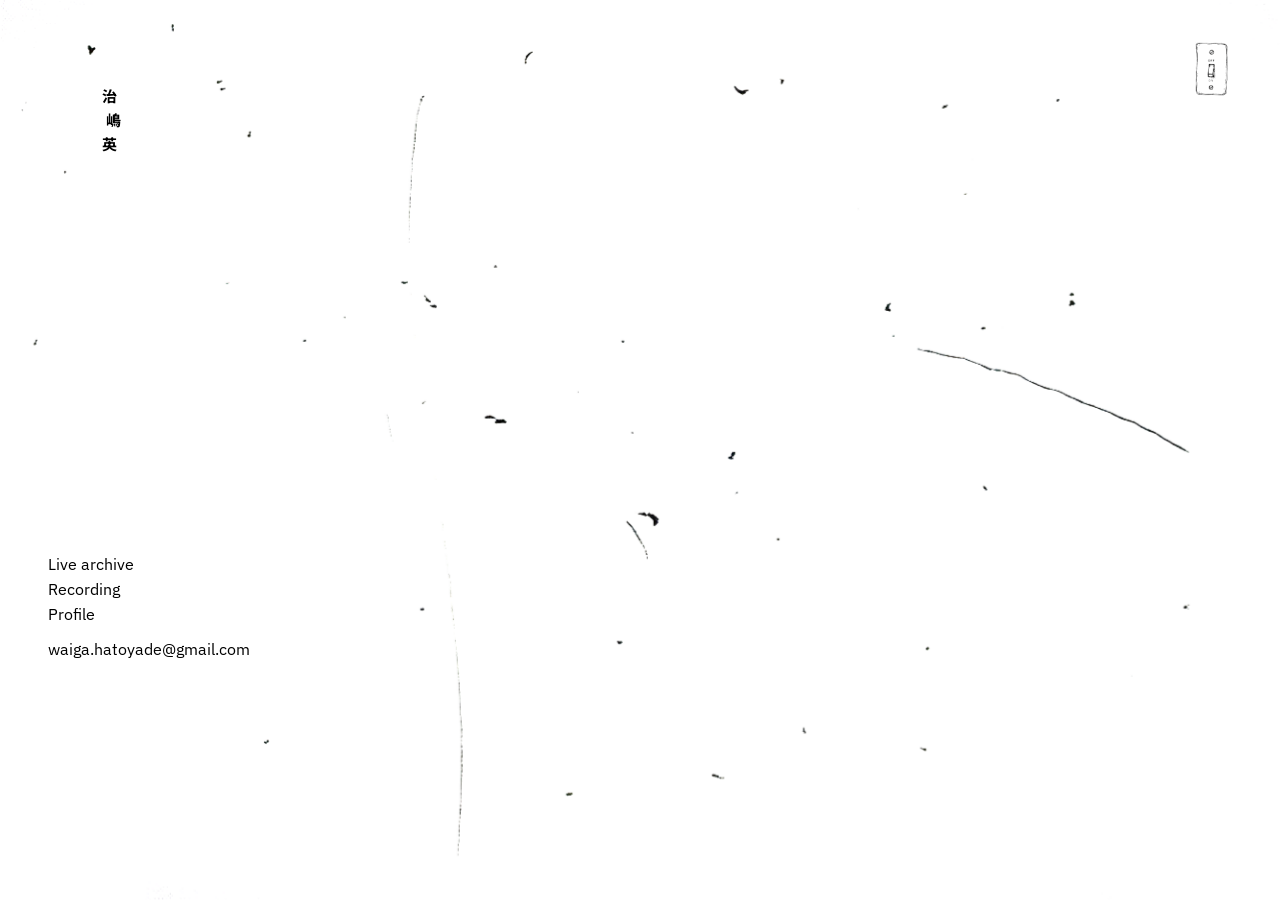
<file: index.html>
<!DOCTYPE html>
<html lang="ja">
<head>
  <meta charset="UTF-8">
  <meta name="viewport" content="width=device-width, initial-scale=1">
  <title>嶋英治</title>
  <link href="https://fonts.googleapis.com/css2?family=IBM+Plex+Sans&family=Noto+Sans+JP&display=swap" rel="stylesheet">
  <link rel="stylesheet" href="style.css">

  <style>
    .centered-text {
      position: relative;
      margin: 450px 0px 10px 0px;
      display: flex;
      flex-direction: column;
      justify-content: flex-end;
      align-items: flex-start;
      height: 100%;
      z-index: 2;
      padding: 20px;
      color: #000;
    }

    h1 {
      margin-left: 50px;
      position: relative;
      display: inline-block;
      line-height: 1.2;
    }

    h1 span {
      position: absolute;
      display: inline-block;
    }

    ul {
      list-style: none;
      padding: 0;
    }

    a {
      text-decoration: none;
      color: #000;
      display: inline-block;
      padding-left: 8px;
      transition: transform 0.15s ease;
    }

    nav a {
      margin-right: 15px;
    }

    li, p, a {
      display: block;
      transition: transform 0.15s ease;
    }

    li:hover,
    p:hover,
    a:hover {
      transform: scale(1.02);
    }

    .centered-text p,
    .centered-text nav {
      margin: 5px 0;
    }

    #light-switch {
      position: fixed;
      right: 24px;
      top: 24px;
      width: 90px;
      cursor: pointer;
      z-index: 999;
      transition: transform 0.15s ease, opacity 0.3s ease;
    }

    #light-switch:hover {
      transform: scale(1.04);
    }

    #fade-overlay {
      position: fixed;
      inset: 0;
      background: #000;
      opacity: 0;
      pointer-events: none;
      z-index: 999;
      transition: opacity 0.35s ease;
    }

    /* スマホ：メニューを左下に固定して大きく */
    @media (max-width: 600px) {
      .centered-text {
        position: fixed;
        left: 16px;
        bottom: calc(28px + env(safe-area-inset-bottom));
        margin: 0;
        padding: 0;
        height: auto;
      }
      .centered-text nav a {
        padding-left: 0;
        font-size: 24px;
        line-height: 1.5;
      }
      .centered-text > p {
        margin-top: 14px;
      }
      .centered-text > p a {
        padding-left: 0;
        font-size: 14px;
      }
      #light-switch {
        right: 16px;
        top: 16px;
        width: 60px;
      }
    }
  </style>
</head>
<body>
  <div class="container">
    <picture>
      <source media="(orientation: portrait)" srcset="haikei-sp.webp">
      <img class="page-bg" src="haikei.png" alt="背景画像">
    </picture>

    <h1 id="title" onclick="location.href='index.html';">嶋英治</h1>

    <div class="centered-text">
      <nav>
        <p><a href="live.html">Live archive</a></p>
        <p><a href="rec.html">Recording</a></p>
        <p><a href="profile.html">Profile</a></p>
      </nav>

      <p><a href="mailto:waiga.hatoyade@gmail.com">waiga.hatoyade@gmail.com</a></p>
    </div>
  </div>

  <img id="light-switch" src="switch-off.png" alt="light switch">
  <div id="fade-overlay"></div>
  <audio id="switch-sound" src="switch.mp3" preload="auto"></audio>

  <script>
    const title = document.getElementById('title');
    const text = title.textContent;
    title.innerHTML = '';

    const maxOffset = 35;

    for (let char of text) {
      const span = document.createElement('span');
      span.textContent = char;
      const x = Math.floor(Math.random() * (maxOffset * 2 + 1)) - maxOffset;
      const y = Math.floor(Math.random() * (maxOffset * 2 + 1)) - maxOffset;
      span.style.left = `${x}px`;
      span.style.top = `${y}px`;
      title.appendChild(span);
    }

    const switchBtn = document.getElementById("light-switch");
    const fadeOverlay = document.getElementById("fade-overlay");
    const switchSound = document.getElementById("switch-sound");

    switchBtn.addEventListener("click", () => {
      switchBtn.src = "switch-off.png";

      if (switchSound) {
        switchSound.currentTime = 0;
        switchSound.play().catch(() => {});
      }

      setTimeout(() => {
        fadeOverlay.style.opacity = "1";
      }, 80);

      setTimeout(() => {
        window.location.href = "diary.html";
      }, 430);
    });

    window.addEventListener("pageshow", () => {
      fadeOverlay.style.opacity = "0";
      switchBtn.src = "switch-on.png";
    });
  </script>
</body>
</html>
</file>
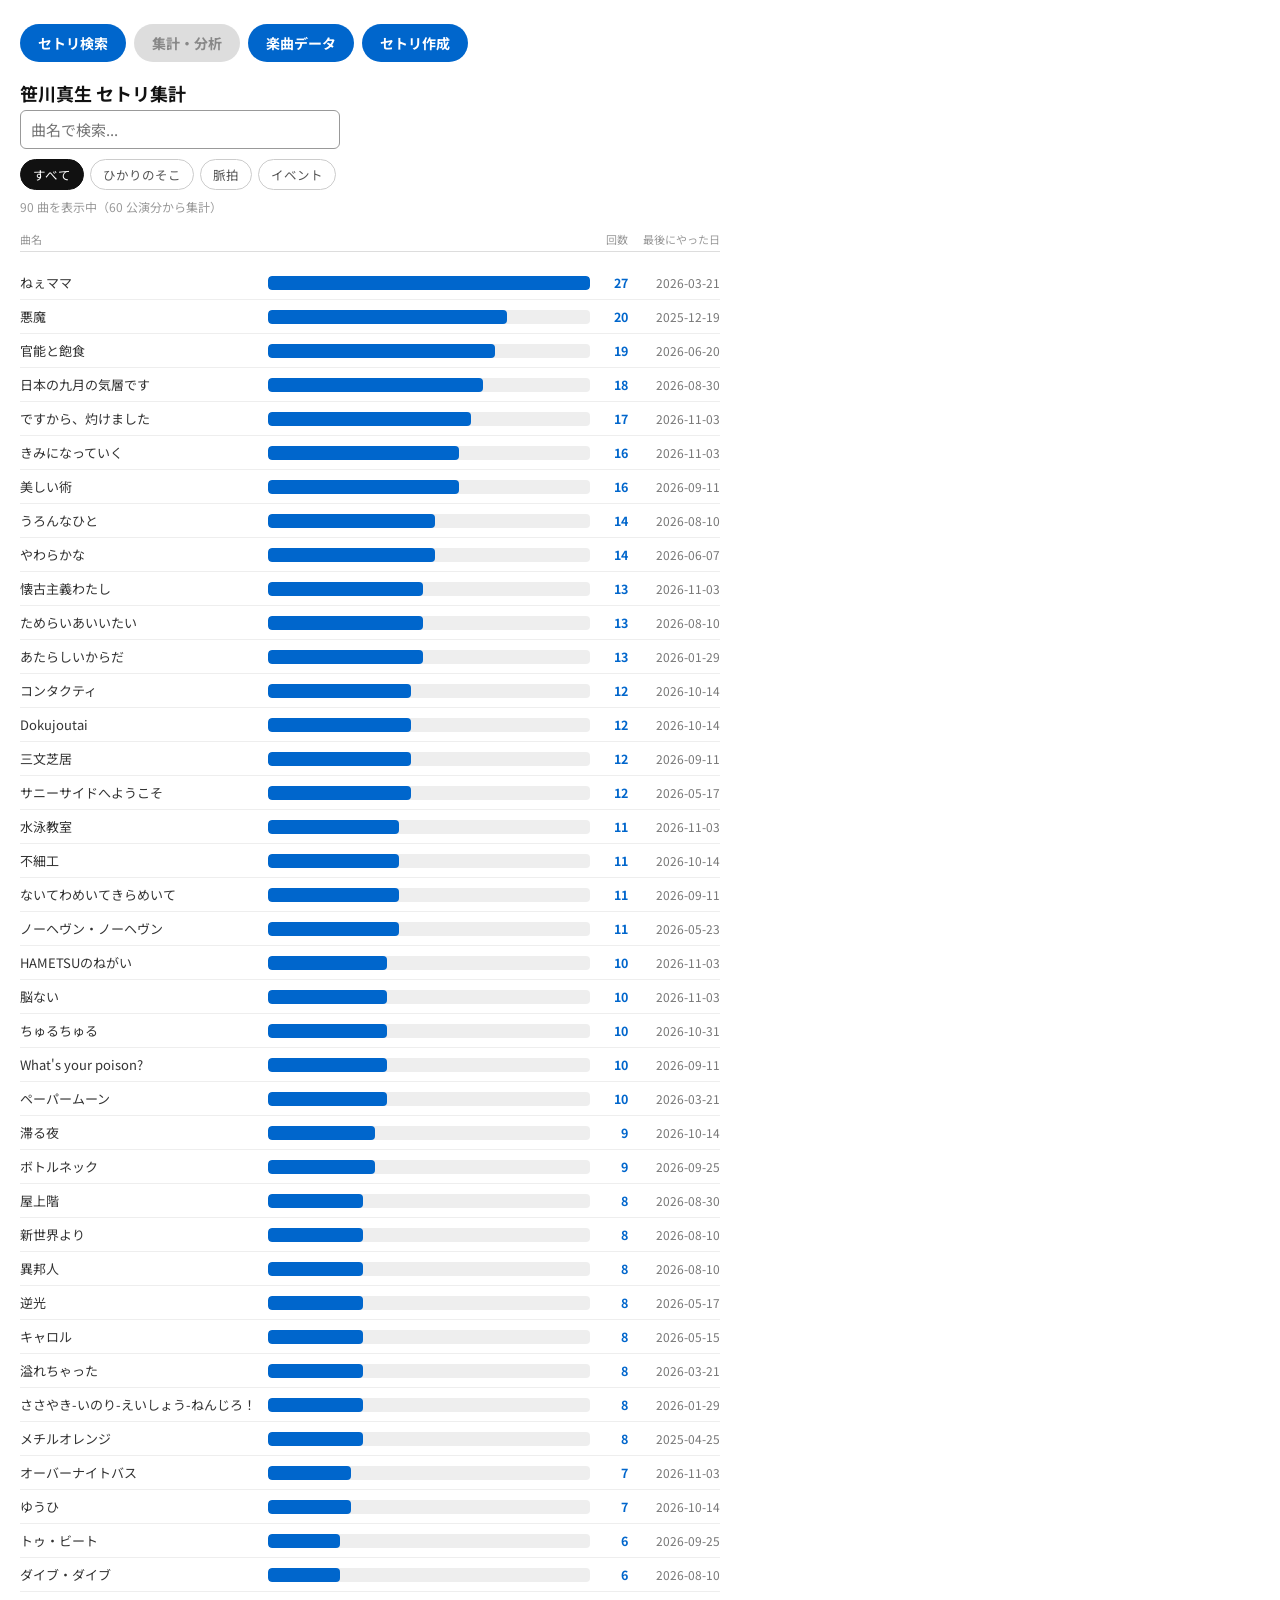
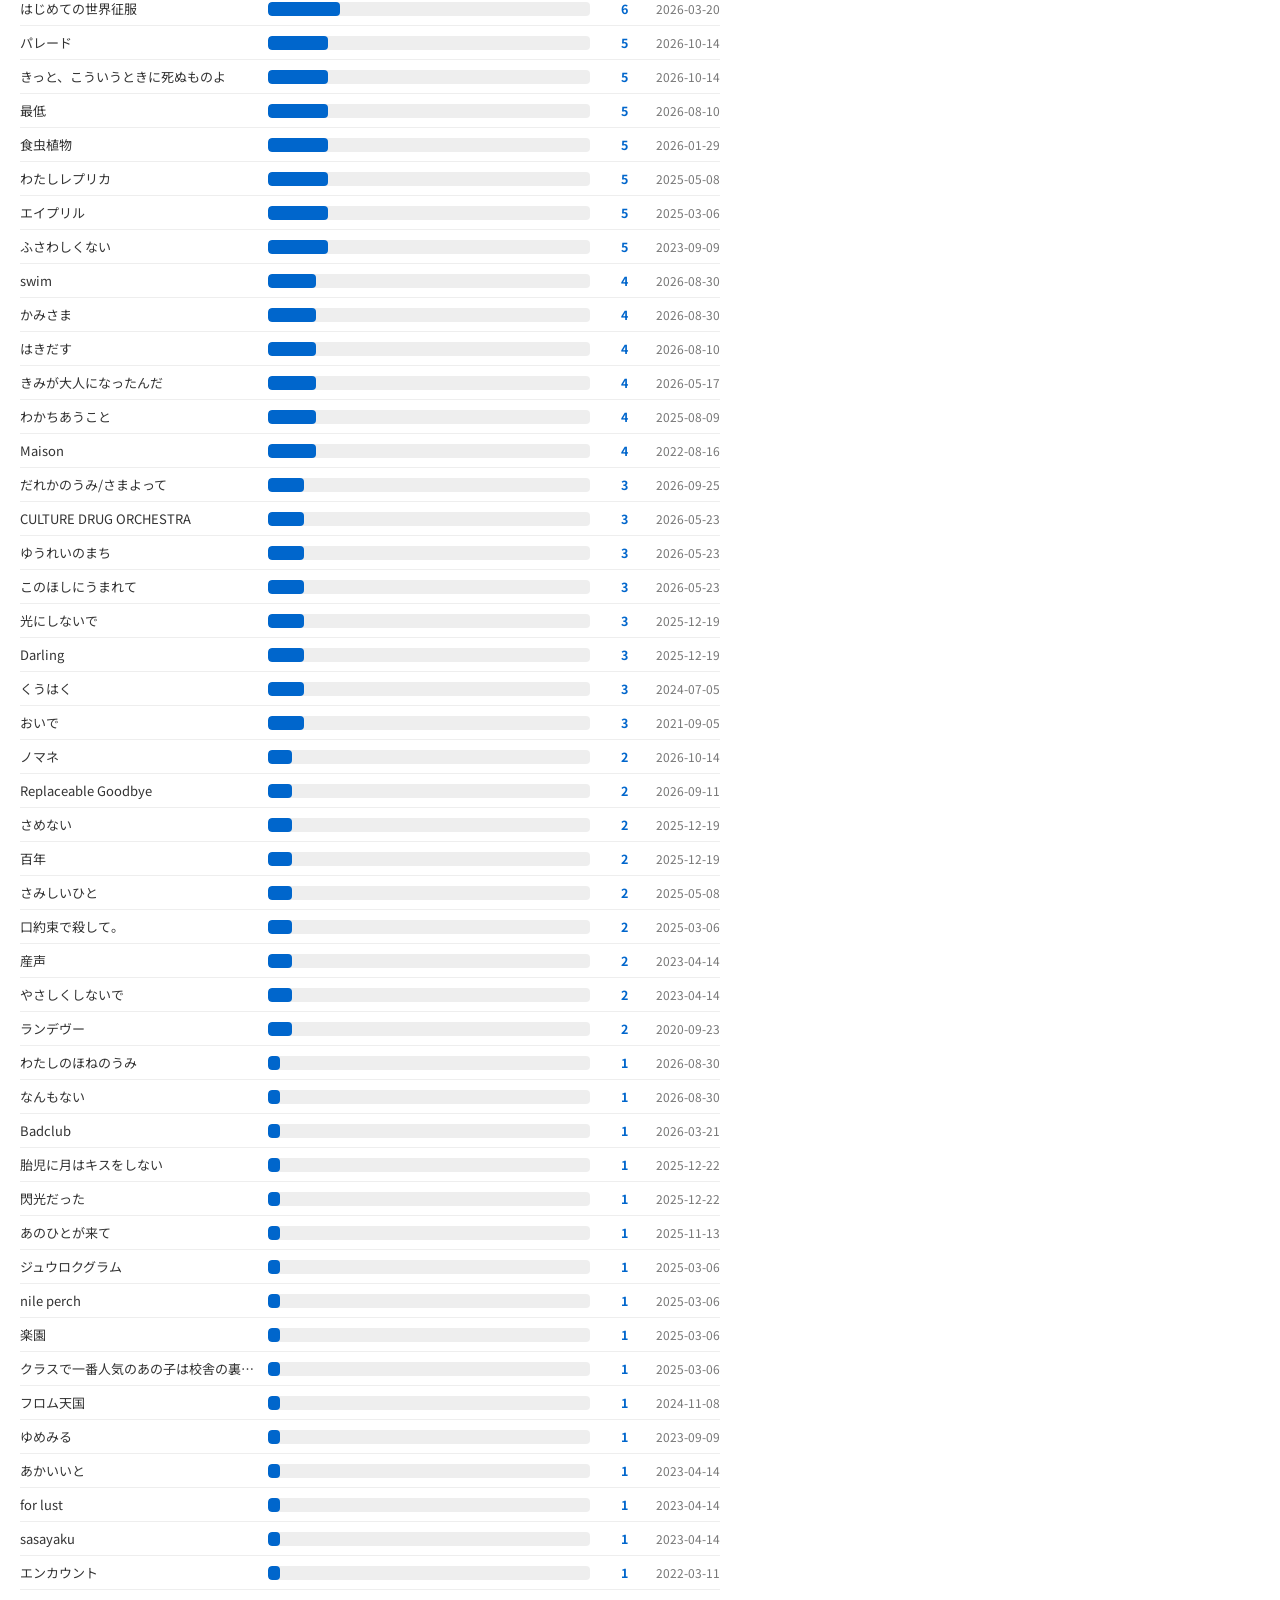
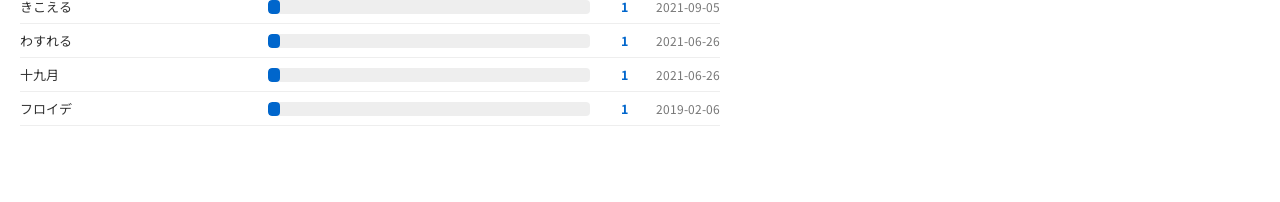
<file: analysis.html>
<!DOCTYPE html>
<html lang="ja">
<head>
  <meta charset="UTF-8">
  <meta name="viewport" content="width=device-width, initial-scale=1">
  <meta name="robots" content="noindex, nofollow">
  <title>笹川真生 セトリ集計</title>

  <link href="https://fonts.googleapis.com/css2?family=Noto+Sans+JP&display=swap" rel="stylesheet">

  <style>
    * { box-sizing: border-box; }

    body {
      font-family: 'Noto Sans JP', sans-serif;
      margin: 0;
      padding: 24px 20px 60px;
      background: #fff;
      color: #111;
    }

    h1 {
      font-size: 18px;
      margin: 0 0 4px;
    }

    #page-nav {
      display: flex;
      flex-wrap: wrap;
      gap: 8px;
      margin-bottom: 18px;
    }

    #page-nav a {
      display: inline-block;
      font-size: 14px;
      font-weight: bold;
      color: #fff;
      background: #06c;
      padding: 9px 18px;
      border-radius: 999px;
      text-decoration: none;
      transition: background 0.15s ease;
    }

    #page-nav a:hover {
      background: #058;
    }

    #page-nav .current {
      display: inline-block;
      font-size: 14px;
      font-weight: bold;
      color: #888;
      background: #ddd;
      padding: 9px 18px;
      border-radius: 999px;
      cursor: default;
      user-select: none;
    }

    #search-box {
      font-family: inherit;
      font-size: 15px;
      padding: 8px 10px;
      width: 320px;
      max-width: 100%;
      border: 1px solid #999;
      border-radius: 6px;
      background: #fff;
      color: #111;
    }

    #tag-filter {
      display: flex;
      flex-wrap: wrap;
      gap: 6px;
      margin-top: 10px;
    }

    .tag-btn {
      font-family: inherit;
      font-size: 12.5px;
      padding: 5px 12px;
      border: 1px solid #ccc;
      border-radius: 999px;
      background: #fff;
      color: #555;
      cursor: pointer;
    }

    .tag-btn:hover {
      background: #f4f4f4;
    }

    .tag-btn.active {
      background: #111;
      border-color: #111;
      color: #fff;
    }

    #hint {
      color: #999;
      font-size: 12px;
      margin-top: 8px;
    }

    #song-list {
      margin-top: 14px;
      padding: 0;
      list-style: none;
      max-width: 700px;
    }

    .list-header {
      display: flex;
      align-items: center;
      gap: 10px;
      max-width: 700px;
      padding: 4px 0;
      margin-top: 10px;
      border-bottom: 1px solid #ddd;
      font-size: 11px;
      color: #999;
    }

    .list-header .h-label {
      flex: 0 0 34%;
    }

    .list-header .h-track {
      flex: 1;
    }

    .list-header .h-value {
      flex: 0 0 28px;
      text-align: right;
    }

    .list-header .h-date {
      flex: 0 0 82px;
      text-align: right;
    }

    .bar-row {
      display: flex;
      align-items: center;
      gap: 10px;
      padding: 7px 0;
      border-bottom: 1px solid #eee;
    }

    .bar-label {
      flex: 0 0 34%;
      min-width: 0;
      overflow: hidden;
      text-overflow: ellipsis;
      white-space: nowrap;
      font-size: 13px;
      color: #333;
    }

    .bar-track {
      flex: 1;
      min-width: 0;
      height: 14px;
      background: #eee;
      border-radius: 4px;
      overflow: hidden;
    }

    .bar-fill {
      height: 100%;
      background: #06c;
      border-radius: 4px;
      min-width: 2px;
    }

    .bar-value {
      flex: 0 0 28px;
      text-align: right;
      font-size: 12.5px;
      font-weight: bold;
      color: #06c;
    }

    .bar-lastdate {
      flex: 0 0 82px;
      text-align: right;
      font-size: 12px;
      color: #777;
    }
  </style>
</head>
<body>

  <div id="page-nav">
    <a href="setlist.html">セトリ検索</a>
    <span class="current" aria-current="page">集計・分析</span>
    <a href="songs.html">楽曲データ</a>
    <a href="setlist-maker.html">セトリ作成</a>
  </div>
  <h1>笹川真生 セトリ集計</h1>

  <input type="text" id="search-box" placeholder="曲名で検索..." autocomplete="off">
  <div id="tag-filter"></div>
  <p id="hint"></p>

  <div class="list-header">
    <span class="h-label">曲名</span>
    <span class="h-track"></span>
    <span class="h-value">回数</span>
    <span class="h-date">最後にやった日</span>
  </div>
  <ul id="song-list"></ul>

  <script src="setlist-data.js"></script>
  <script>
    const searchBox = document.getElementById("search-box");
    const tagFilterBox = document.getElementById("tag-filter");
    const songList = document.getElementById("song-list");
    const hint = document.getElementById("hint");

    let activeTag = "すべて";

    TAGS.forEach(tag => {
      const btn = document.createElement("button");
      btn.type = "button";
      btn.className = "tag-btn" + (tag === activeTag ? " active" : "");
      btn.textContent = tag;
      btn.addEventListener("click", () => {
        activeTag = tag;
        tagFilterBox.querySelectorAll(".tag-btn").forEach(b => b.classList.toggle("active", b.textContent === tag));
        render();
      });
      tagFilterBox.appendChild(btn);
    });

    function escapeHtml(str) {
      return str.replace(/[&<>"']/g, c => ({ "&": "&amp;", "<": "&lt;", ">": "&gt;", '"': "&quot;", "'": "&#39;" }[c]));
    }

    // 曲ごとに集計：回数・最後にやった日
    function buildStats(perfList) {
      const stats = new Map();
      perfList.forEach(perf => {
        perf.setlist.forEach(rawSong => {
          const song = normalize(rawSong);
          if (!stats.has(song)) stats.set(song, { song, count: 0, lastDate: null });
          const s = stats.get(song);
          s.count += 1;
          if (!s.lastDate || perf.date > s.lastDate) {
            s.lastDate = perf.date;
          }
        });
      });
      return Array.from(stats.values());
    }

    function render() {
      const q = searchBox.value.trim().toLowerCase();

      const perfInScope = activeTag === "すべて"
        ? performances
        : performances.filter(perf => getTag(perf) === activeTag);

      let stats = buildStats(perfInScope);

      if (q !== "") {
        stats = stats.filter(s => s.song.toLowerCase().includes(q));
      }

      stats.sort((a, b) => b.count - a.count || b.lastDate.localeCompare(a.lastDate));

      hint.textContent = `${stats.length} 曲を表示中（${perfInScope.length} 公演分から集計）`;

      songList.innerHTML = "";

      const maxCount = stats.length ? stats[0].count : 1;

      stats.forEach(s => {
        const li = document.createElement("li");
        li.className = "bar-row";
        li.title = `最後にやった日：${s.lastDate}`;

        const pct = Math.max((s.count / maxCount) * 100, 2);

        li.innerHTML = `
          <span class="bar-label" title="${escapeHtml(s.song)}">${escapeHtml(s.song)}</span>
          <div class="bar-track"><div class="bar-fill" style="width: ${pct}%"></div></div>
          <span class="bar-value">${s.count}</span>
          <span class="bar-lastdate">${s.lastDate}</span>
        `;
        songList.appendChild(li);
      });
    }

    searchBox.addEventListener("input", render);
    render();
  </script>

</body>
</html>
</file>
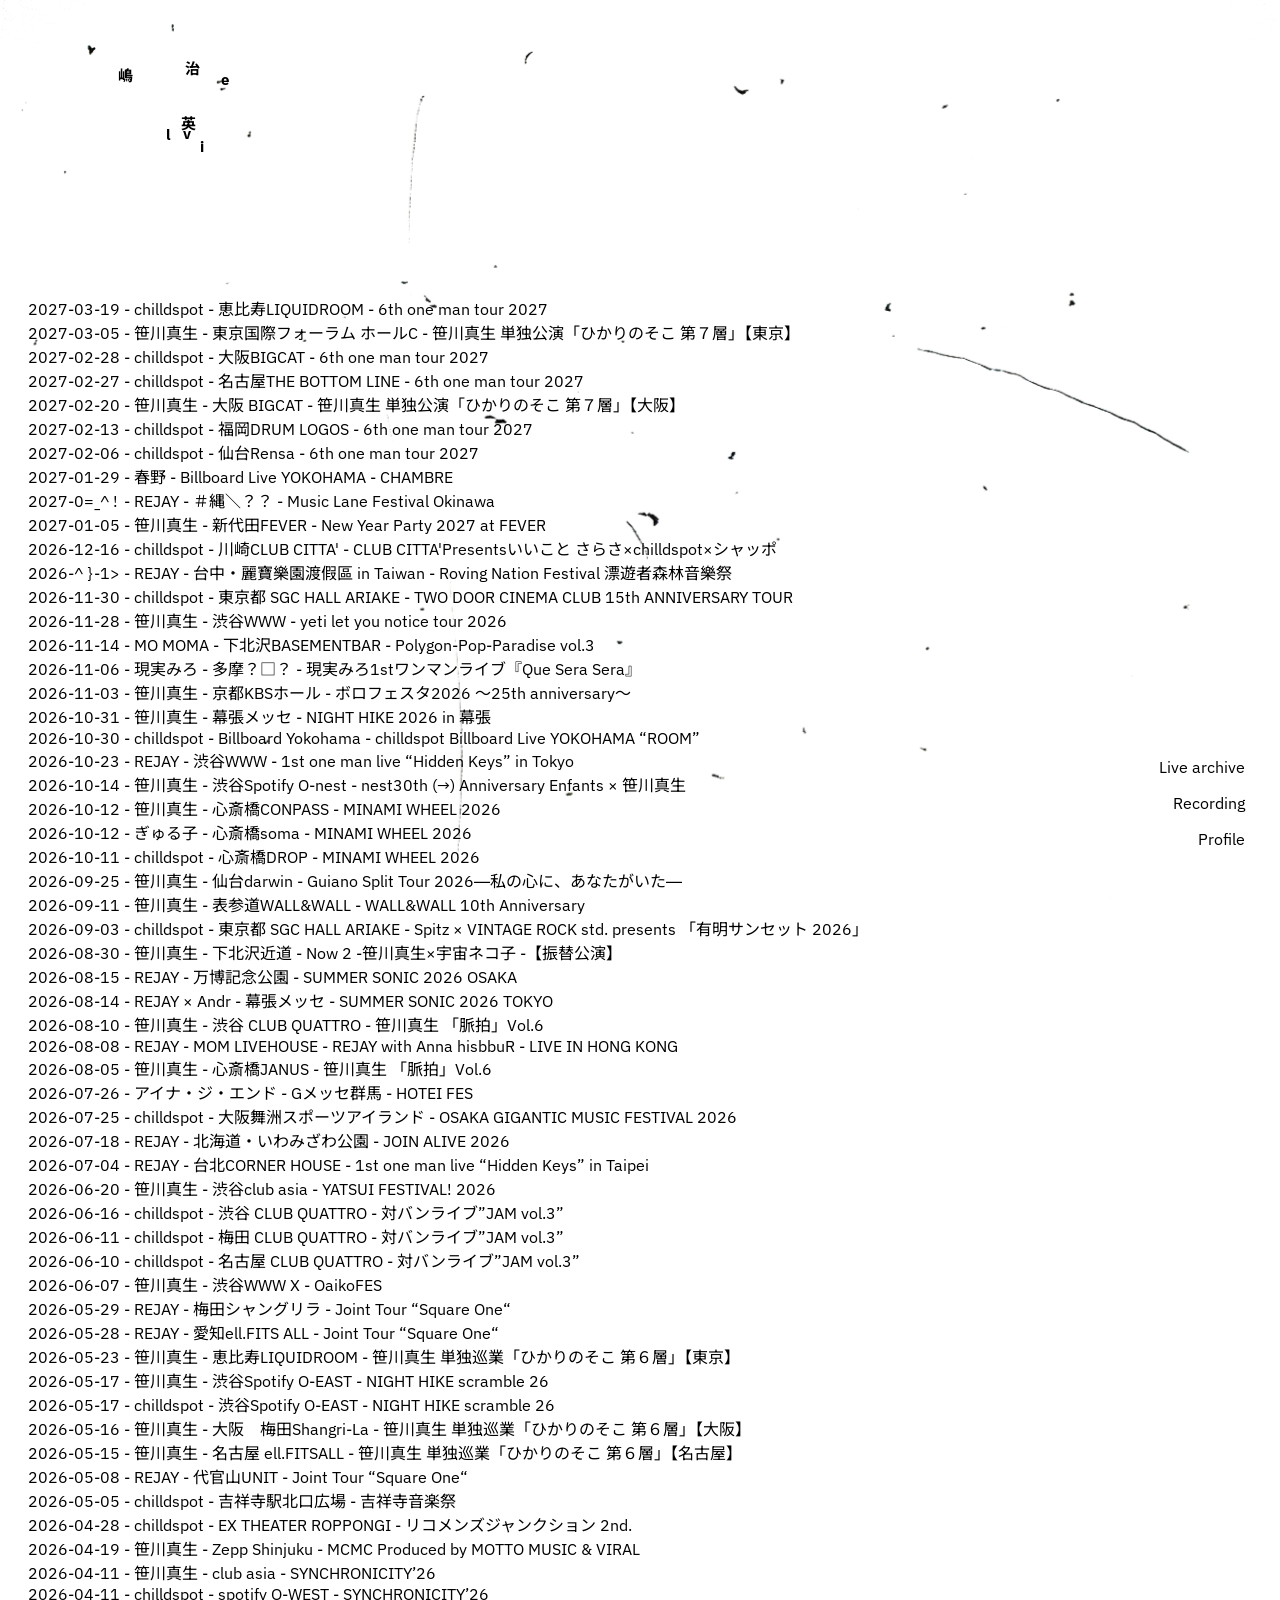
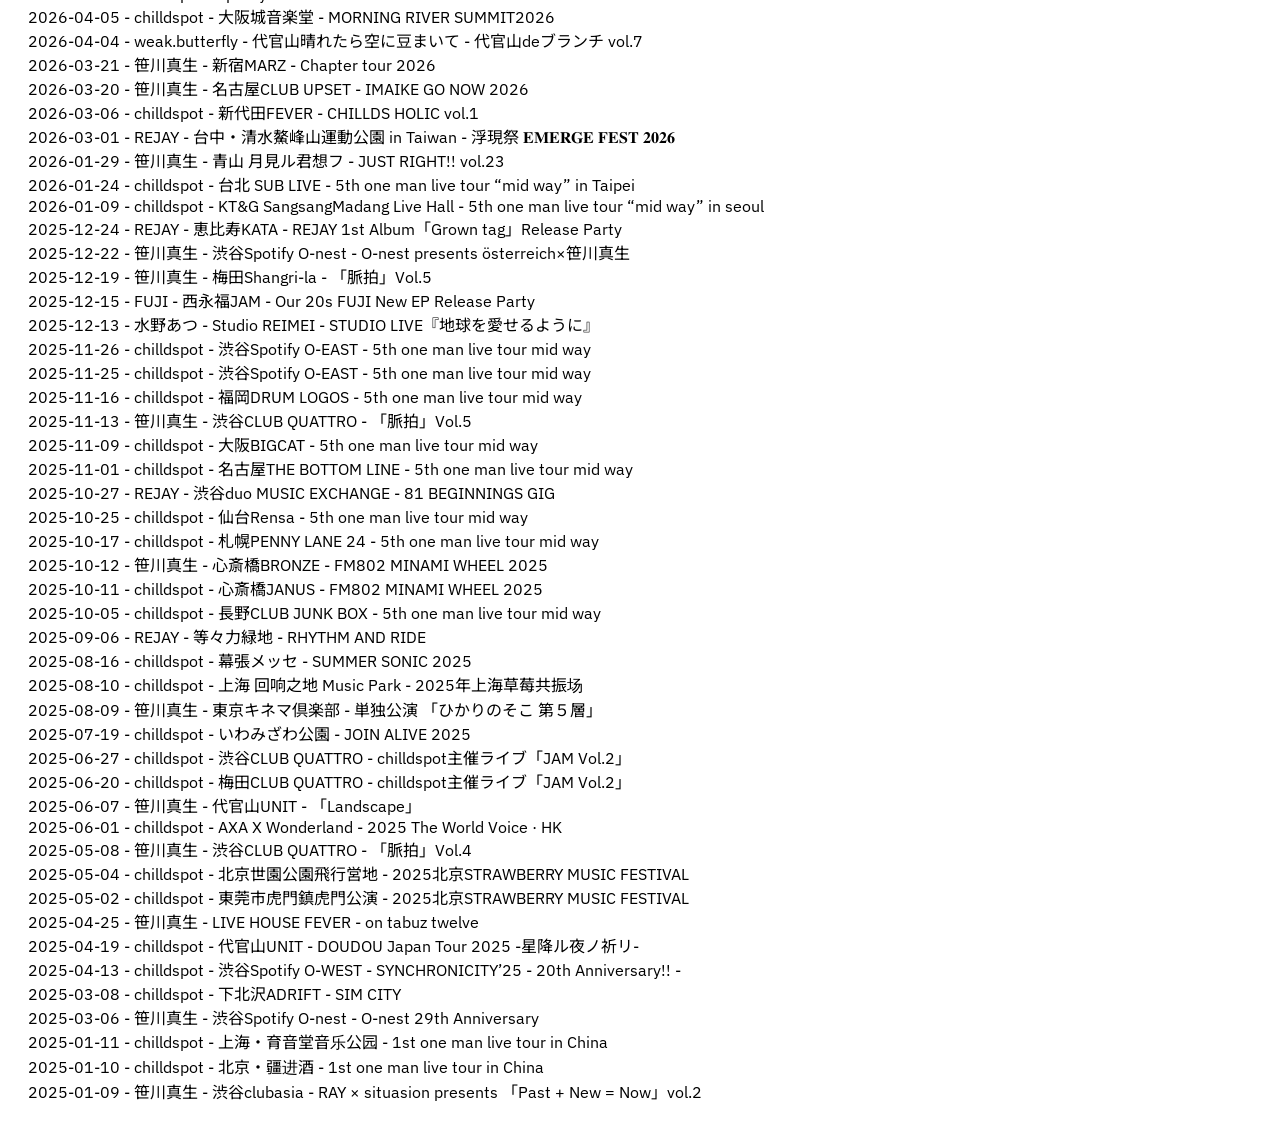
<file: live.html>
<!DOCTYPE html>
<html lang="ja">
<head>
  <meta charset="UTF-8">
  <meta name="viewport" content="width=device-width, initial-scale=1">
  <title>live archive</title>

  <!-- フォント -->
  <link href="https://fonts.googleapis.com/css2?family=IBM+Plex+Sans&family=Noto+Sans+JP&display=swap" rel="stylesheet">

  <!-- 共通CSS -->
  <link rel="stylesheet" href="style.css">

  <style>
  
    nav a {
      margin-right: 15px;
    }

    li, p, a {
  display: block;   /* 行でまとまる */
  transition: transform 0.15s ease;
}

li:hover,
p:hover,
a:hover {
  transform: scale(1.02);
}
a {
  display: inline-block;
  padding-left: 8px;  /* ← 好きな値に調整 */
  transition: transform 0.15s ease;
}

/* スマホ：1件を「日付・アーティスト・会場」「タイトル」の2段に */
@media (max-width: 600px) {
  body {
    padding: 16px;
  }
  #title-wrapper {
    margin-left: 20px;
  }
  #honbun {
    margin-top: 160px;
    padding-bottom: 140px; /* 右下メニューに最後の行が隠れないように */
  }
  #live-list li {
    margin-bottom: 14px;
  }
  #live-list a {
    padding-left: 0;
    line-height: 1.5;
  }
  #live-list li:hover,
  #live-list a:hover {
    transform: none;
  }
  #live-list .sep-main {
    display: none;
  }
  /* 1段目：日付・アーティスト・会場（1行に収める） */
  #live-list .l-main {
    display: block;
    white-space: nowrap;
    overflow: hidden;
    text-overflow: ellipsis;
    font-size: 14px;
  }
  #live-list .l-date,
  #live-list .l-artist {
    margin-right: 8px;
    font-variant-numeric: tabular-nums;
  }
  #live-list .l-place {
    color: #666;
  }
  /* 2段目：タイトル */
  #live-list .l-sub {
    display: block;
    font-size: 13px;
    color: #666;
  }
  .sidebar {
    right: 12px;
    bottom: 12px;
    padding: 8px 12px;
    font-size: 13px;
  }
  .sidebar p {
    margin: 4px 0;
  }
}


/* 未定項目のグリッチ演出 */
.glitch {
  position: relative;
  display: inline-block;
  white-space: nowrap;
  animation: shake 2.4s infinite;
}
.g-cell {
  position: relative;
  display: inline-block;
  white-space: pre; /* 空白のマスが潰れないように */
  text-align: center;
  overflow: visible;
}
.g-cell::before,
.g-cell::after {
  content: attr(data-text);
  position: absolute;
  inset: 0;
  pointer-events: none;
  color: currentColor;
}
/* 白黒のずれ：薄い残像と、白地ごとずれる「裂け目」 */
.g-cell::before {
  opacity: 0.45;
  animation: sliceA 1.1s steps(1) infinite;
}
.g-cell::after {
  background: #fff;
  animation: sliceB 0.8s steps(1) infinite;
}
@keyframes sliceA {
  0%   { transform: translate(-3px, 0); clip-path: inset(0 0 70% 0); }
  20%  { transform: translate(4px, 0);  clip-path: inset(30% 0 40% 0); }
  40%  { transform: translate(-2px, 0); clip-path: inset(60% 0 10% 0); }
  60%  { transform: translate(5px, 0);  clip-path: inset(10% 0 80% 0); }
  80%  { transform: translate(-4px, 0); clip-path: inset(45% 0 30% 0); }
  100% { transform: translate(0, 0);    clip-path: inset(0 0 100% 0); }
}
@keyframes sliceB {
  0%   { transform: translate(3px, 0);  clip-path: inset(50% 0 20% 0); }
  25%  { transform: translate(-5px, 0); clip-path: inset(5% 0 75% 0); }
  50%  { transform: translate(2px, 0);  clip-path: inset(70% 0 5% 0); }
  75%  { transform: translate(-3px, 0); clip-path: inset(25% 0 50% 0); }
  100% { transform: translate(0, 0);    clip-path: inset(100% 0 0 0); }
}
@keyframes shake {
  0%, 86%, 100% { transform: translate(0, 0) skewX(0); }
  88% { transform: translate(-3px, 1px) skewX(12deg); }
  90% { transform: translate(4px, -1px) skewX(-10deg); }
  92% { transform: translate(-2px, 0) skewX(4deg); }
  94% { transform: translate(2px, 1px) skewX(0); }
}
@media (prefers-reduced-motion: reduce) {
  .glitch { animation: none; }
  /* 動きを止めるとずれの層が文字に重なったままになるので消す */
  .g-cell::before, .g-cell::after { display: none; }
}

</style>
</head>
<body>
  <!-- 背景画像（縦長の画面ではスマホ用） -->
  <picture>
    <source media="(orientation: portrait)" srcset="haikei-sp.webp">
    <img class="page-bg" src="haikei.png" alt="">
  </picture>

  <!-- 背景画像 -->
    <div class="sidebar">
       <p><a href="live.html">Live archive</a></p>
        <p><a href="rec.html">Recording</a></p>
       <p><a href="profile.html">Profile</a></p> 
       
</div>

  <!-- タイトル -->
  <div id="title-wrapper">
    <h1 onclick="location.href='index.html';">嶋英治</h1>
    <h2>live</h2>
  </div>

<div id="honbun">
  <!-- ライブリスト -->
  <ul id="live-list"></ul>

  <!-- ライブ情報生成スクリプト -->
  <script>
    const lives = [

{ date: "2027-03-19", artist: "chilldspot", place: "恵比寿LIQUIDROOM", title: "6th one man tour 2027", url: "https://chilldspot.jp/live_information/detail/44213" },
{ date: "2027-03-05", artist: "笹川真生", place: "東京国際フォーラム ホールC", title: "笹川真生 単独公演「ひかりのそこ 第７層」【東京】", url: "https://alltstudio.jp/news/1316/" },
{ date: "2027-02-28", artist: "chilldspot", place: "大阪BIGCAT", title: "6th one man tour 2027", url: "https://chilldspot.jp/live_information/detail/44212" },
{ date: "2027-02-27", artist: "chilldspot", place: "名古屋THE BOTTOM LINE", title: "6th one man tour 2027", url: "https://chilldspot.jp/live_information/detail/44207" },
{ date: "2027-02-20", artist: "笹川真生", place: "大阪 BIGCAT", title: "笹川真生 単独公演「ひかりのそこ 第７層」【大阪】", url: "https://alltstudio.jp/news/1316/" },
{ date: "2027-02-13", artist: "chilldspot", place: "福岡DRUM LOGOS", title: "6th one man tour 2027", url: "https://chilldspot.jp/live_information/detail/44205" },
{ date: "2027-02-06", artist: "chilldspot", place: "仙台Rensa", title: "6th one man tour 2027", url: "https://chilldspot.jp/live_information/detail/44202" },
{ date: "2027-01-29", artist: "春野", place: "Billboard Live YOKOHAMA", title: "CHAMBRE", url: "https://www.billboard-live.com/yokohama/show?event_id=ev-21733" },
{ date: "2027-?01-22", artist: "REJAY", place: "?沖縄？？？", title: "Music Lane Festival Okinawa", url: "https://www.musiclanefestival.com/" },
{ date: "2027-01-05", artist: "笹川真生", place: "新代田FEVER", title: "New Year Party 2027 at FEVER", url: "https://livepocket.jp/e/newyearparty_2027" },
{ date: "2026-12-16", artist: "chilldspot", place: "川崎CLUB CITTA'", title: "CLUB CITTA'Presentsいいこと さらさ×chilldspot×シャッポ", url: "https://clubcitta.co.jp/schedule/1771" },
{ date: "2026-?12-11", artist: "REJAY", place: "台中・麗寶樂園渡假區 in Taiwan", title: "Roving Nation Festival 漂遊者森林音樂祭", url: "https://rovation.co/" },
{ date: "2026-11-30", artist: "chilldspot", place: "東京都 SGC HALL ARIAKE", title: "TWO DOOR CINEMA CLUB 15th ANNIVERSARY TOUR", url: "https://www.creativeman.co.jp/event/two-door-cinema-club_2026/" },
{ date: "2026-11-28", artist: "笹川真生", place: "渋谷WWW", title: "yeti let you notice tour 2026", url: "https://t.pia.jp/pia/event/event.do?eventBundleCd=b2669302" },
{ date: "2026-11-14", artist: "MO MOMA", place: "下北沢BASEMENTBAR", title: "Polygon-Pop-Paradise vol.3", url: "https://x.com/momoma_wave/status/2099468806536266070?s=20" },
{ date: "2026-11-06", artist: "現実みろ", place: "?多摩？？？", title: "現実みろ1stワンマンライブ『Que Sera Sera』", url: "https://livepocket.jp/e/realmiro_1st_oneman" },
{ date: "2026-11-03", artist: "笹川真生", place: "京都KBSホール", title: "ボロフェスタ2026 〜25th anniversary〜", url: "https://borofesta.jp/" },
{ date: "2026-10-31", artist: "笹川真生", place: "幕張メッセ", title: "NIGHT HIKE 2026 in 幕張", url: "https://t.co/kxfPENQL20" },
{ date: "2026-10-30", artist: "chilldspot", place: "Billboard Yokohama", title: "chilldspot Billboard Live YOKOHAMA “ROOM”", url: "https://chilldspot.jp/live_information/detail/43262" },
{ date: "2026-10-23", artist: "REJAY", place: "渋谷WWW", title: "1st one man live “Hidden Keys” in Tokyo", url: "https://t.co/2FlWWBbVXU" },
{ date: "2026-10-14", artist: "笹川真生", place: "渋谷Spotify O-nest ", title: "nest30th (→) Anniversary Enfants × 笹川真生", url: "https://www.maosasagawa.jp/blogs/live/nest30th-anniversary-enfants-%e7%ac%b9%e5%b7%9d%e7%9c%9f%e7%94%9f" },
{ date: "2026-10-12", artist: "笹川真生", place: "心斎橋CONPASS", title: "MINAMI WHEEL 2026", url: "https://minamiwheel.jp/" },
{ date: "2026-10-12", artist: "ぎゅる子", place: "心斎橋soma", title: "MINAMI WHEEL 2026", url: "https://minamiwheel.jp/" },
{ date: "2026-10-11", artist: "chilldspot", place: "心斎橋DROP", title: "MINAMI WHEEL 2026", url: "https://minamiwheel.jp/" },
{ date: "2026-09-25", artist: "笹川真生", place: "仙台darwin", title: "Guiano Split Tour 2026―私の心に、あなたがいた―", url: "https://www.maosasagawa.jp/blogs/news/0925guianotour_sendai" },
{ date: "2026-09-11", artist: "笹川真生", place: "表参道WALL&WALL", title: "WALL&WALL 10th Anniversary", url: "https://www.maosasagawa.jp/blogs/live/wall-wall-10th-anniversary" },
{ date: "2026-09-03", artist: "chilldspot", place: "東京都 SGC HALL ARIAKE", title: "Spitz × VINTAGE ROCK std. presents 「有明サンセット 2026」", url: "https://chilldspot.jp/live_information/detail/39474" },
{ date: "2026-08-30", artist: "笹川真生", place: "下北沢近道", title: "Now 2  -笹川真生×宇宙ネコ子 -【振替公演】", url: "https://www.maosasagawa.jp/blogs/live/now-260201_chikamichi" },
{ date: "2026-08-15", artist: "REJAY", place: "万博記念公園", title: "SUMMER SONIC 2026 OSAKA", url: "https://www.summersonic.com/" },
{ date: "2026-08-14", artist: "REJAY × Andr", place: "幕張メッセ", title: "SUMMER SONIC 2026 TOKYO", url: "https://www.summersonic.com/" },
{ date: "2026-08-10", artist: "笹川真生", place: "渋谷 CLUB QUATTRO", title: "笹川真生 「脈拍」Vol.6", url: "https://www.maosasagawa.jp/blogs/live/%E8%84%88%E6%8B%8D-vol-6-%E9%96%8B%E5%82%AC%E6%B1%BA%E5%AE%9A" },
{ date: "2026-08-08", artist: "REJAY", place: "MOM LIVEHOUSE", title: "REJAY with Anna hisbbuR - LIVE IN HONG KONG", url: "https://t.co/bps8NQv7hT" },
{ date: "2026-08-05", artist: "笹川真生", place: "心斎橋JANUS", title: "笹川真生 「脈拍」Vol.6", url: "https://www.maosasagawa.jp/blogs/live/%E8%84%88%E6%8B%8D-vol-6-%E9%96%8B%E5%82%AC%E6%B1%BA%E5%AE%9A" },
{ date: "2026-07-26", artist: "アイナ・ジ・エンド", place: "Gメッセ群馬", title: "HOTEI FES", url: "https://hotei-fes.com/" },
{ date: "2026-07-25", artist: "chilldspot", place: "大阪舞洲スポーツアイランド", title: "OSAKA GIGANTIC MUSIC FESTIVAL 2026", url: "https://giga-osaka.com/" },
{ date: "2026-07-18", artist: "REJAY", place: "北海道・いわみざわ公園", title: "JOIN ALIVE 2026", url: "https://joinalive.jp/2026/" },
{ date: "2026-07-04", artist: "REJAY", place: "台北CORNER HOUSE", title: "1st one man live “Hidden Keys” in Taipei", url: "https://ticketplus.com.tw/activity/38b83788bfc0045822b58bd32eaaa113" },
{ date: "2026-06-20", artist: "笹川真生", place: "渋谷club asia", title: "YATSUI FESTIVAL! 2026", url: "https://yatsui-fes.com/" },
{ date: "2026-06-16", artist: "chilldspot", place: "渋谷 CLUB QUATTRO", title: "対バンライブ”JAM vol.3”", url: "https://chilldspot.jp/live_information/detail/35978" },      
{ date: "2026-06-11", artist: "chilldspot", place: "梅田 CLUB QUATTRO", title: "対バンライブ”JAM vol.3”", url: "https://chilldspot.jp/live_information/detail/35978" },      
{ date: "2026-06-10", artist: "chilldspot", place: "名古屋 CLUB QUATTRO", title: "対バンライブ”JAM vol.3”", url: "https://chilldspot.jp/live_information/detail/35978" },      
{ date: "2026-06-07", artist: "笹川真生", place: "渋谷WWW X", title: "OaikoFES", url: "https://oaikofes.jp/" },      
{ date: "2026-05-29", artist: "REJAY", place: "梅田シャングリラ", title: "Joint Tour “Square One“", url: "https://eplus.jp/sf/detail/4481450001-P0030001P0030002P0030003?P6=001&P1=0402&P59=1&block=true" },
{ date: "2026-05-28", artist: "REJAY", place: "愛知ell.FITS ALL", title: "Joint Tour “Square One“", url: "https://eplus.jp/sf/detail/4481450001-P0030001P0030002P0030003?P6=001&P1=0402&P59=1&block=true" },
{ date: "2026-05-23", artist: "笹川真生", place: "恵比寿LIQUIDROOM", title: "笹川真生 単独巡業「ひかりのそこ 第６層」【東京】", url: "https://www.maosasagawa.jp/blogs/live/260523liquidroom" },      
{ date: "2026-05-17", artist: "笹川真生", place: "渋谷Spotify O-EAST", title: "NIGHT HIKE scramble 26", url: "https://nighthike.net" },      
{ date: "2026-05-17", artist: "chilldspot", place: "渋谷Spotify O-EAST", title: "NIGHT HIKE scramble 26", url: "https://nighthike.net" },      
{ date: "2026-05-16", artist: "笹川真生", place: "大阪　梅田Shangri-La", title: "笹川真生 単独巡業「ひかりのそこ 第６層」【大阪】", url: "https://www.maosasagawa.jp/blogs/live/260516shangri-la" },      
{ date: "2026-05-15", artist: "笹川真生", place: "名古屋 ell.FITSALL", title: "笹川真生 単独巡業「ひかりのそこ 第６層」【名古屋】", url: "https://www.maosasagawa.jp/blogs/live/260515ell-fitsall" },      
{ date: "2026-05-08", artist: "REJAY", place: "代官山UNIT", title: "Joint Tour “Square One“", url: "https://eplus.jp/sf/detail/4481450001-P0030001P0030002P0030003?P6=001&P1=0402&P59=1&block=true" },
{ date: "2026-05-05", artist: "chilldspot", place: "吉祥寺駅北口広場", title: "吉祥寺音楽祭", url: "https://www.kichion.com/2026/?utm_source=ig&utm_medium=social&utm_content=link_in_bio&fbclid=PAZXh0bgNhZW0CMTEAc3J0YwZhcHBfaWQMMjU2MjgxMDQwNTU4AAGn2B2mf2G5f9ChI1xfR5xKpNQqhRYZntCD9L23pjp3Qlp-_0T5xR6JHjNsFZU_aem_mN4zkqKVQx7fDSERwGi9jQ" },      
{ date: "2026-04-28", artist: "chilldspot", place: "EX THEATER ROPPONGI", title: "リコメンズジャンクション 2nd.", url: "https://www.ex-theater.com/schedule/2093/index.html" },      
{ date: "2026-04-19", artist: "笹川真生", place: "Zepp Shinjuku", title: "MCMC Produced by MOTTO MUSIC & VIRAL", url: "https://motto.zaiko.io/e/mcmclive" },
{ date: "2026-04-11", artist: "笹川真生", place: "club asia", title: "SYNCHRONICITY’26", url: "https://synchronicity.tv/festival/" },      
{ date: "2026-04-11", artist: "chilldspot", place: "spotify O-WEST", title: "SYNCHRONICITY’26", url: "https://synchronicity.tv/festival/" },      
{ date: "2026-04-05", artist: "chilldspot", place: "大阪城音楽堂", title: "MORNING RIVER SUMMIT2026", url: "http://morningriversummit.jp/" },      
{ date: "2026-04-04", artist: "weak.butterfly", place: "代官山晴れたら空に豆まいて", title: "代官山deブランチ vol.7", url: "https://haremame.com/schedule/81402/" },      
{ date: "2026-03-21", artist: "笹川真生", place: "新宿MARZ", title: "Chapter tour 2026", url: "https://www.maosasagawa.jp/blogs/live/20260321shinjukumarz" },
{ date: "2026-03-20", artist: "笹川真生", place: "名古屋CLUB UPSET", title: "IMAIKE GO NOW 2026", url: "https://imaikegonow.com" },
{ date: "2026-03-06", artist: "chilldspot", place: "新代田FEVER", title: "CHILLDS HOLIC vol.1", url: "https://tixplus.jp/feature/chilldspot/chilldsholic/fc-b739p/" },      
{ date: "2026-03-01", artist: "REJAY", place: "台中・清水鰲峰山運動公園 in Taiwan", title: "浮現祭 𝐄𝐌𝐄𝐑𝐆𝐄 𝐅𝐄𝐒𝐓 𝟐𝟎𝟐𝟔", url: "https://x.com/rejay_official/status/1995795083980145056?s=20" } , 
{ date: "2026-01-29", artist: "笹川真生", place: "青山 月見ル君想フ", title: "JUST RIGHT!! vol.23", url: "https://www.maosasagawa.jp/blogs/live/260129_tsukimirukimiomou" } , 
{ date: "2026-01-24", artist: "chilldspot", place: "台北 SUB LIVE", title: "5th one man live tour “mid way” in Taipei", url: "https://baodaorecords.kktix.cc/events/14242981" } , 
{ date: "2026-01-09", artist: "chilldspot", place: "KT&G SangsangMadang Live Hall", title: "5th one man live tour “mid way” in seoul", url: "https://triple.global/ja/ticket/places/24000730/products/25016142" } , 
{ date: "2025-12-24", artist: "REJAY", place: "恵比寿KATA", title: "REJAY 1st Album「Grown tag」Release Party", url: "https://x.com/rejay_official/status/1993622504028692526?s=20" } , 
{ date: "2025-12-22", artist: "笹川真生", place: "渋谷Spotify O-nest", title: "O-nest presents österreich×笹川真⽣", url: "https://www.maosasagawa.jp/blogs/live/1222_o-nest-presents" } , 
{ date: "2025-12-19", artist: "笹川真生", place: "梅田Shangri-la", title: "「脈拍」Vol.5", url: "https://www.maosasagawa.jp/blogs/live/2511-12myakuhaku-vol-5" } , 
{ date: "2025-12-15", artist: "FUJI", place: "西永福JAM", title: "Our 20s FUJI New EP Release Party", url: "https://x.com/xclimaxangelx/status/1973705791753613822" } , 
{ date: "2025-12-13", artist: "水野あつ", place: "Studio REIMEI", title: "STUDIO LIVE『地球を愛せるように』", url: "https://x.com/atsu361/status/1976994523407696304" } , 
{ date: "2025-11-26", artist: "chilldspot", place: "渋谷Spotify O-EAST", title: "5th one man live tour mid way", url: "https://fan.pia.jp/chilldspot/ticket/detail/63/?page=1&ptag=" } , 
{ date: "2025-11-25", artist: "chilldspot", place: "渋谷Spotify O-EAST", title: "5th one man live tour mid way", url: "https://fan.pia.jp/chilldspot/ticket/detail/63/?page=1&ptag=" } , 
{ date: "2025-11-16", artist: "chilldspot", place: "福岡DRUM LOGOS", title: "5th one man live tour mid way", url: "https://fan.pia.jp/chilldspot/ticket/detail/63/?page=1&ptag=" } , 
{ date: "2025-11-13", artist: "笹川真生", place: "渋谷CLUB QUATTRO", title: "「脈拍」Vol.5", url: "https://www.maosasagawa.jp/blogs/live/2511-12myakuhaku-vol-5" } , 
{ date: "2025-11-09", artist: "chilldspot", place: "大阪BIGCAT", title: "5th one man live tour mid way", url: "https://fan.pia.jp/chilldspot/ticket/detail/63/?page=1&ptag=" } , 
{ date: "2025-11-01", artist: "chilldspot", place: "名古屋THE BOTTOM LINE", title: "5th one man live tour mid way", url: "https://fan.pia.jp/chilldspot/ticket/detail/63/?page=1&ptag=" } , 
{ date: "2025-10-27", artist: "REJAY", place: "渋谷duo MUSIC EXCHANGE", title: "81 BEGINNINGS GIG", url: "https://www.j-wave.co.jp/topics/2510_beginnings.htm" } ,
{ date: "2025-10-25", artist: "chilldspot", place: "仙台Rensa", title: "5th one man live tour mid way", url: "https://fan.pia.jp/chilldspot/ticket/detail/63/?page=1&ptag=" } ,
{ date: "2025-10-17", artist: "chilldspot", place: "札幌PENNY LANE 24", title: "5th one man live tour mid way", url: "https://fan.pia.jp/chilldspot/ticket/detail/63/?page=1&ptag=" } ,
{ date: "2025-10-12", artist: "笹川真生", place: "心斎橋BRONZE", title: "FM802 MINAMI WHEEL 2025", url: "https://minamiwheel.jp/" } ,
{ date: "2025-10-11", artist: "chilldspot", place: "心斎橋JANUS", title: "FM802 MINAMI WHEEL 2025", url: "https://minamiwheel.jp/" } ,
{ date: "2025-10-05", artist: "chilldspot", place: "長野CLUB JUNK BOX", title: "5th one man live tour mid way", url: "https://fan.pia.jp/chilldspot/ticket/detail/63/?page=1&ptag=" } ,
{ date: "2025-09-06", artist: "REJAY", place: "等々力緑地", title: "RHYTHM AND RIDE", url: "https://rhythm-and-ride.com/2025/" } ,
{ date: "2025-08-16", artist: "chilldspot", place: "幕張メッセ", title: "SUMMER SONIC 2025", url: "https://www.summersonic.com/" } ,
{ date: "2025-08-10", artist: "chilldspot", place: "上海 回响之地 Music Park", title: "2025年上海草莓共振场", url: "https://m.damai.cn/shows/dramas.html?ipId=39037758473" } ,
{ date: "2025-08-09", artist: "笹川真生", place: "東京キネマ倶楽部", title: "単独公演 「ひかりのそこ 第５層」", url: "https://www.maosasagawa.jp/blogs/live/250809kinema" } ,
{ date: "2025-07-19", artist: "chilldspot", place: "いわみざわ公園", title: "JOIN ALIVE 2025", url: "https://joinalive.jp/2025/" } ,
{ date: "2025-06-27", artist: "chilldspot", place: "渋谷CLUB QUATTRO", title: "chilldspot主催ライブ「JAM Vol.2」", url: "https://fan.pia.jp/chilldspot/ticket/detail/58/?page=2&ptag=" } ,
{ date: "2025-06-20", artist: "chilldspot", place: "梅田CLUB QUATTRO", title: "chilldspot主催ライブ「JAM Vol.2」", url: "https://fan.pia.jp/chilldspot/ticket/detail/58/?page=2&ptag=" } ,
{ date: "2025-06-07", artist: "笹川真生", place: "代官山UNIT", title: "「Landscape」", url: "https://www.maosasagawa.jp/blogs/live/250607unit" } ,
{ date: "2025-06-01", artist: "chilldspot", place: "AXA X Wonderland", title: "2025 The World Voice · HK", url: "https://x.com/chilldspot/status/1926630954124140740" } ,
{ date: "2025-05-08", artist: "笹川真生", place: "渋谷CLUB QUATTRO", title: "「脈拍」Vol.4", url: "https://www.maosasagawa.jp/blogs/live/250508quattoro" } ,
{ date: "2025-05-04", artist: "chilldspot", place: "北京世園公園飛行営地", title: "2025北京STRAWBERRY MUSIC FESTIVAL", url: "https://x.com/MODERNSKY_JP/status/1904390594908283067?s=20" } ,
{ date: "2025-05-02", artist: "chilldspot", place: "東莞市虎門鎮虎門公演", title: "2025北京STRAWBERRY MUSIC FESTIVAL", url: "https://x.com/chilldspot/status/1902610104870171070?s=20" } ,
{ date: "2025-04-25", artist: "笹川真生", place: "LIVE HOUSE FEVER", title: "on tabuz twelve", url: "https://www.maosasagawa.jp/blogs/live/250425fever" } ,
{ date: "2025-04-19", artist: "chilldspot", place: "代官山UNIT", title: "DOUDOU Japan Tour 2025 -星降ル夜ノ祈リ-", url: "https://x.com/chilldspot/status/1902918085020983719?s=20" } ,
{ date: "2025-04-13", artist: "chilldspot", place: "渋谷Spotify O-WEST", title: "SYNCHRONICITY’25 - 20th Anniversary!! -", url: "https://synchronicity.tv/festival/" } ,
{ date: "2025-03-08", artist: "chilldspot", place: "下北沢ADRIFT", title: "SIM CITY", url: "https://fan.pia.jp/chilldspot/ticket/detail/55/?page=2&ptag=" } ,
{ date: "2025-03-06", artist: "笹川真生", place: "渋谷Spotify O-nest", title: "O-nest 29th Anniversary", url: "https://www.maosasagawa.jp/blogs/live/250306onest" } ,
{ date: "2025-01-11", artist: "chilldspot", place: "上海・育音堂音乐公园", title: "1st one man live tour in China", url: "https://fan.pia.jp/chilldspot/ticket/detail/54/?page=2&ptag=" } ,
{ date: "2025-01-10", artist: "chilldspot", place: "北京・疆进酒", title: "1st one man live tour in China", url: "https://fan.pia.jp/chilldspot/ticket/detail/54/?page=2&ptag=" } ,
{ date: "2025-01-09", artist: "笹川真生", place: "渋谷clubasia", title: "RAY × situasion presents 「Past + New = Now」vol.2", url: "https://www.maosasagawa.jp/blogs/live/250109live" } 


    ];

    // 値に "?" がある項目は未定扱い（"?" の後ろの文字、空なら "？？？" をグリッチ表示。"?" より前は普通に表示）
    // 1文字ずつ幅を固定したマスに入れて、置き換わっても文字数・幅が変わらないようにする
    const glitchCharsHalf = "!<>-_\\/[]{}=+*^?#";
    const glitchCharsFull = "＃＊＜＞／＼＝＋？■□▒▓█";
    const isFullWidth = c => /[\u2E80-\uFFEF]/.test(c) && !/[\uFF61-\uFF9F]/.test(c);
    const reduce = matchMedia("(prefers-reduced-motion: reduce)").matches;
    const glitchCells = [];

    function field(text, className) {
      const span = document.createElement("span");
      span.className = className;
      const q = text.indexOf("?");
      if (q >= 0) {
        // "?" より前はそのまま表示（例："2027-?01-22" → "2027-" は普通、"01-22" がグリッチ）
        if (q > 0) span.appendChild(document.createTextNode(text.slice(0, q)));
        const real = text.slice(q + 1) || "？？？";
        const g = document.createElement("span");
        g.className = "glitch";
        span.appendChild(g);
        for (const c of real) {
          const cell = document.createElement("span");
          cell.className = "g-cell";
          cell.textContent = c;
          cell.dataset.text = c;
          cell.dataset.orig = c;
          g.appendChild(cell);
          glitchCells.push(cell);
        }
      } else {
        span.textContent = text;
      }
      return span;
    }

    // 元の文字の幅でマスを固定（フォント読み込み後・画面幅が変わったときに測り直す）
    function lockCellWidths() {
      glitchCells.forEach(cell => {
        cell.style.width = "";
        cell.textContent = cell.dataset.orig;
      });
      glitchCells.forEach(cell => {
        cell.style.width = cell.getBoundingClientRect().width + "px";
      });
    }

    function startGlitch() {
      lockCellWidths();
      window.addEventListener("resize", lockCellWidths);
      if (reduce) return;
      setInterval(() => {
        glitchCells.forEach(cell => {
          const c = cell.dataset.orig;
          if (c.trim() === "") return; // 空白はそのまま
          const pool = isFullWidth(c) ? glitchCharsFull : glitchCharsHalf;
          const t = Math.random() < 0.6 ? pool[Math.floor(Math.random() * pool.length)] : c;
          cell.textContent = t;
          cell.dataset.text = t;
        });
      }, 90);
    }

    function sep() {
      const span = document.createElement("span");
      span.className = "sep-main";
      span.textContent = " - ";
      return span;
    }

    const list = document.getElementById("live-list");

    lives.forEach(live => {
      const li = document.createElement("li");
      const a = document.createElement("a");
      const main = document.createElement("span");
      main.className = "l-main";
      main.append(field(live.date, "l-date"), sep(), field(live.artist, "l-artist"), sep(), field(live.place, "l-place"));
      a.append(main, sep(), field(live.title, "l-sub"));
      a.href = live.url;
      a.target = "_blank";
      li.appendChild(a);
      list.appendChild(li);
    });

    if (glitchCells.length) {
      (document.fonts ? document.fonts.ready : Promise.resolve()).then(startGlitch);
    }
  </script>
</div>
  <!-- 散らす文字用スクリプト -->
  <script src="random.js"></script>

</body>
</html>
</file>
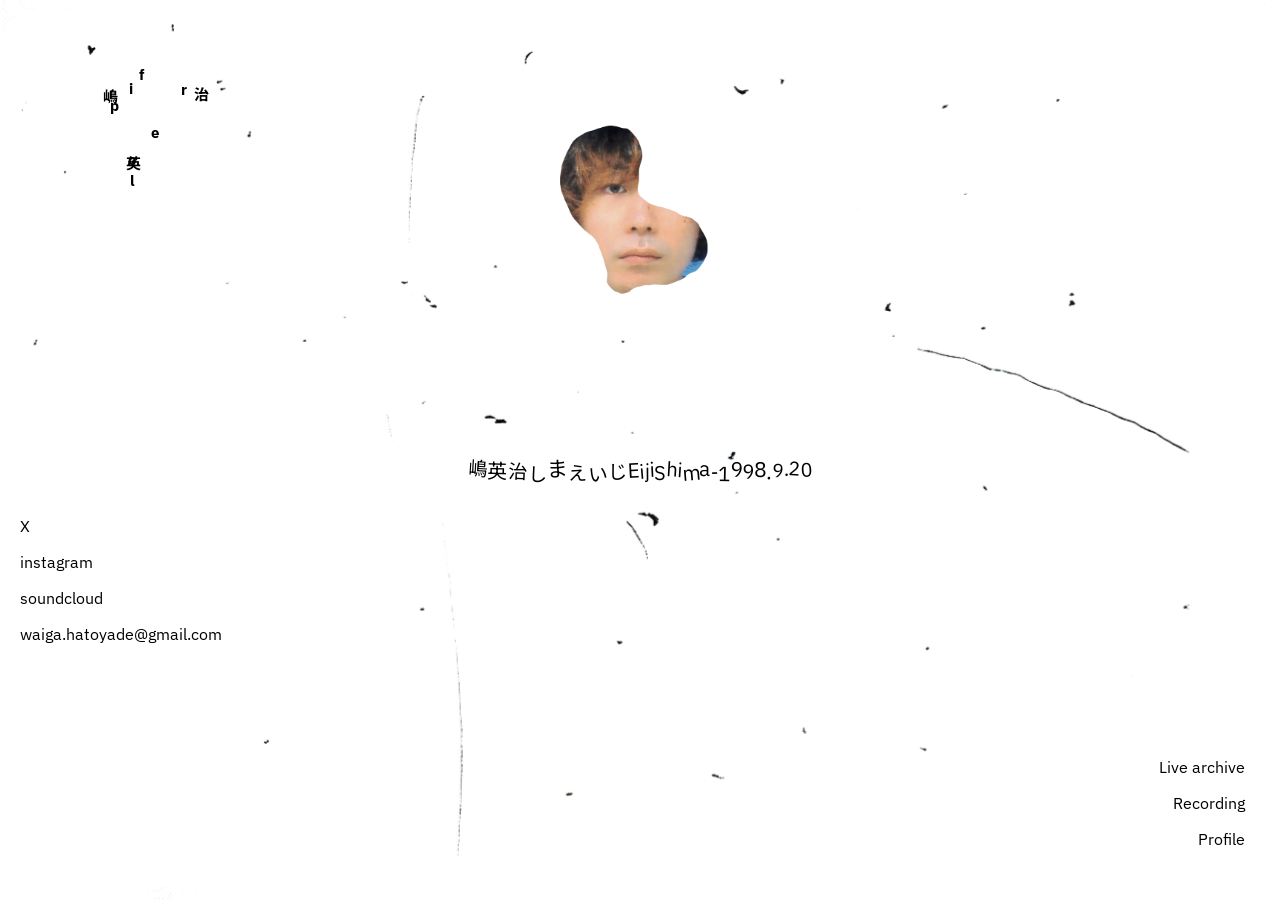
<file: profile.html>
<!DOCTYPE html>
<html lang="ja">
<head>
  <meta charset="UTF-8">
  <title>Profile</title>
  <link href="https://fonts.googleapis.com/css2?family=IBM+Plex+Sans&family=Noto+Sans+JP&display=swap" rel="stylesheet">
  <link rel="stylesheet" href="style.css">

  <style>
    .center-text {
      position: absolute;
      top: 50%;
      left: 50%;
      transform: translate(-50%, -50%);
      font-size: 20px;
      text-align: center;
    }

    .profile-photo {
      display: block;
      margin: 20px auto;
      width: 200px;        /* 写真サイズ */
      height: 200px;
      object-fit: cover;
    }

    #honbun a {
      display: block;
      margin: 5px 0;
      text-decoration: none;
      color: #000;
    }
  </style>
</head>

<body>
  <!-- 背景画像（縦長の画面ではスマホ用） -->
  <picture>
    <source media="(orientation: portrait)" srcset="haikei-sp.webp">
    <img class="page-bg" src="haikei.png" alt="">
  </picture>

  <div id="title-wrapper">
    <h1 onclick="location.href='index.html';">嶋英治</h1>
    <h2>profile</h2>
  </div>

  <div class="sidebar">
    <p><a href="live.html">Live archive</a></p>
    <p><a href="rec.html">Recording</a></p>
    <p><a href="profile.html">Profile</a></p>
 
  </div>

  <!-- 手書き風にしたい文字 -->
  <p id="centerText" class="center-text">嶋英治しまえいじEijiShima - 1998.9.20</p>

  <!-- シンプルに中央写真 -->
<img id="profilePhoto" src="images/face/face1.png" class="profile-photo" alt="Profile Photo">

  <script>
  // 切り替えたい写真をリストに入れる
  const photos = [
    "images/face/face1.png",
    "images/face/face2.png",
     "images/face/face3.png",
    "images/face/face4.png",
 "images/face/face5.png",
     "images/face/face6.png",
  ];

  let currentIndex = 0; // 今どの写真か

  const img = document.getElementById("profilePhoto");

  img.addEventListener("click", () => {
    // 次の写真へ
    currentIndex = (currentIndex + 1) % photos.length;
    img.src = photos[currentIndex];
  });
</script>


  <div id="honbun">
    <p><a href="https://x.com/Eijishimagon" target="_blank">X</a></p>
    <p><a href="https://www.instagram.com/eiji_hato/" target="_blank">instagram</a></p>
    <p><a href="https://on.soundcloud.com/9jUrLGq3SXa9dwgSQz" target="_blank">soundcloud</a></p>
    <p><a href="mailto:waiga.hatoyade@gmail.com">waiga.hatoyade@gmail.com</a></p>
  </div>

  <!-- 散らす文字用スクリプト -->
  <script src="random.js"></script>

  <script>
    const p = document.getElementById('centerText');
    const text = p.textContent;
    p.innerHTML = '';

    for (let char of text) {
      const span = document.createElement('span');
      span.textContent = char;
      span.style.display = 'inline-block';

      const rotate = (Math.random() * 10) - 5;
      const y = (Math.random() * 6) - 3;
      const scale = 1 + (Math.random() * 0.12 - 0.06);

      span.style.transform = `
        rotate(${rotate}deg)
        translateY(${y}px)
        scale(${scale})
      `;

      p.appendChild(span);
    }
  </script>

</body>
</html>
</file>
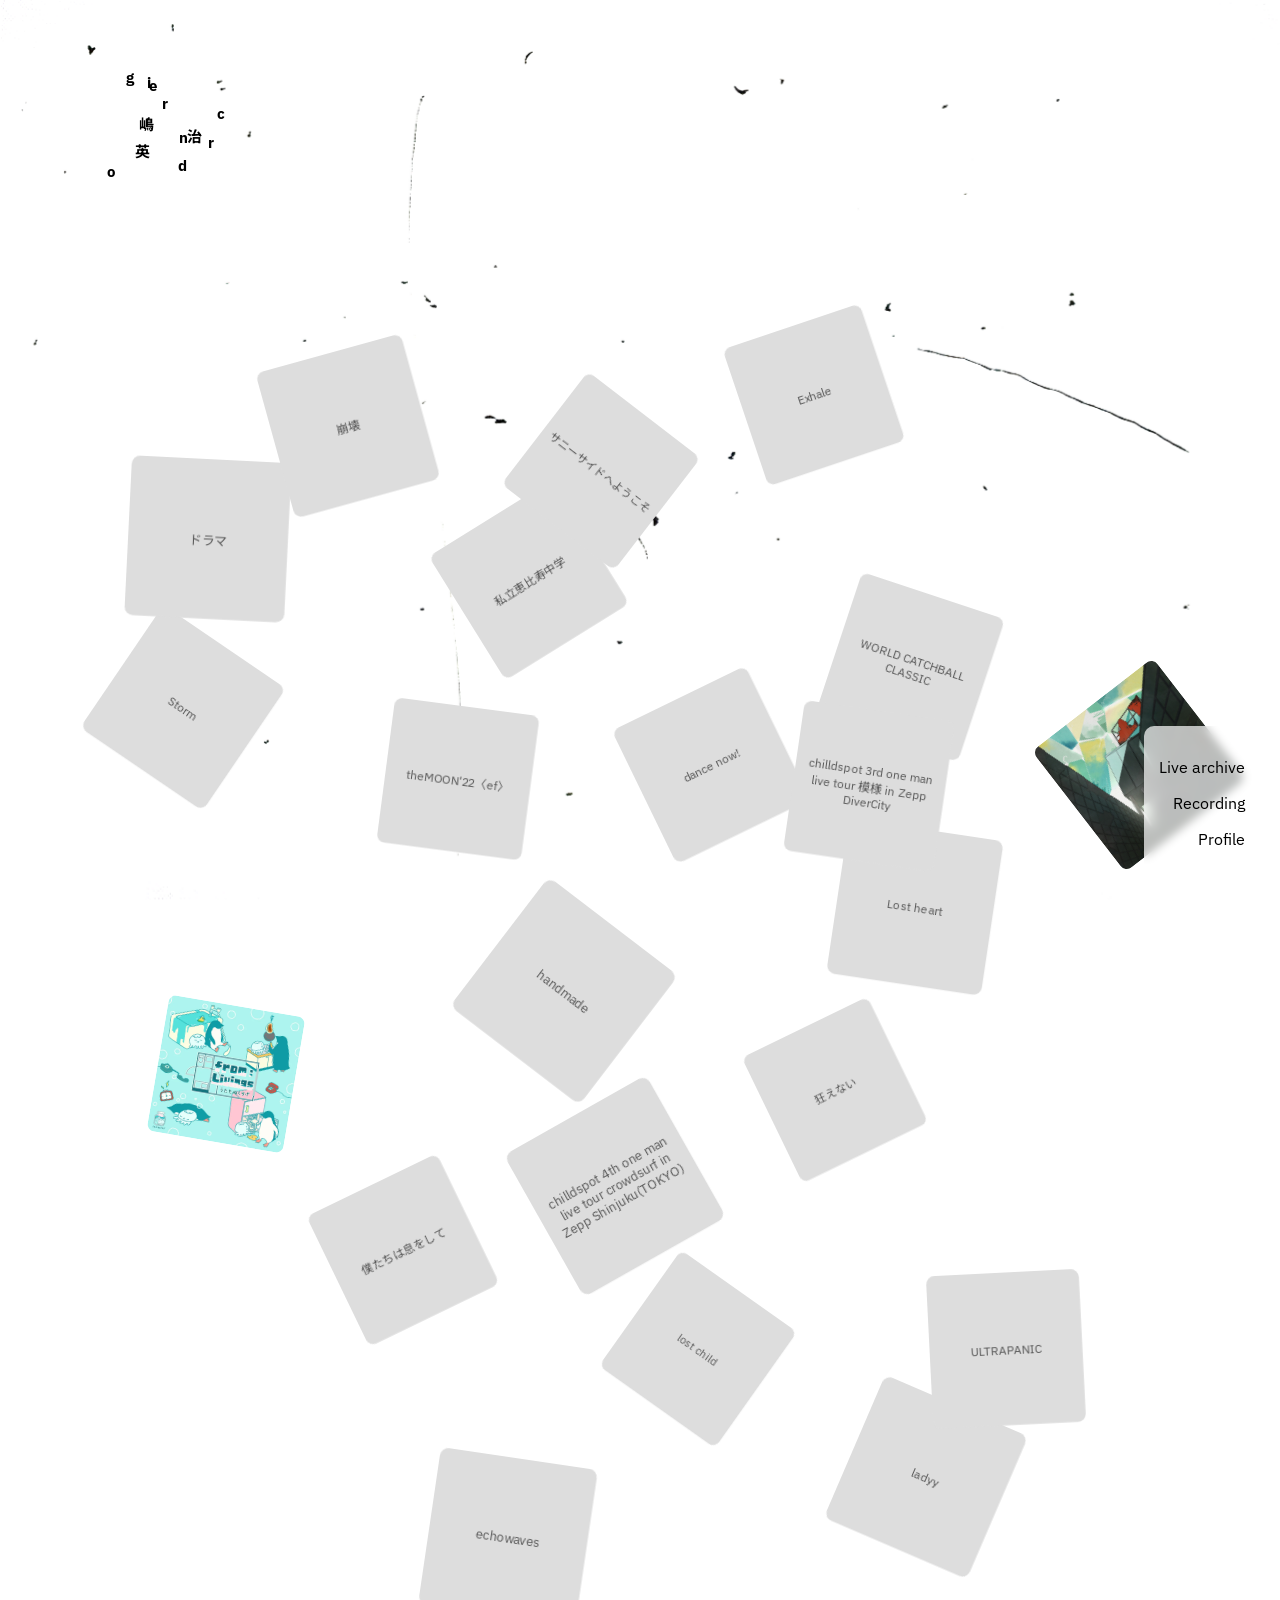
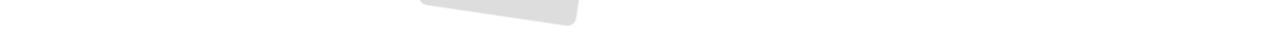
<file: rec.html>
<!DOCTYPE html>
<html lang="ja">
<head>
  <meta charset="UTF-8">
  <meta name="viewport" content="width=device-width, initial-scale=1">
  <title>Recording</title>
  <link href="https://fonts.googleapis.com/css2?family=IBM+Plex+Sans&family=Noto+Sans+JP&display=swap" rel="stylesheet">
  <link rel="stylesheet" href="style.css">
 <style>
  /* 散乱ジャケット */
  #works-area {
    position: relative;
    width: 100%;
    overflow: visible;
    margin-top: 200px;
  }

  .jacket-wrapper {
    position: absolute;
    width: 150px;
    height: 150px;
    cursor: pointer;
  }

  .jacket-wrapper img,
  .jacket-blank {
    width: 100%;
    height: 100%;
    object-fit: cover;
    border-radius: 8px;
    transition: transform 0.25s, z-index 0.2s;
  }

  /* 画像が取れなかったとき */
  .jacket-blank {
    display: flex;
    align-items: center;
    justify-content: center;
    background: #ddd;
    color: #555;
    font-size: 12px;
    text-align: center;
    padding: 8px;
    box-sizing: border-box;
  }

  .jacket-wrapper:hover img {
    transform: scale(1.25) rotate(0deg) !important;
    z-index: 999;
  }

  /* ホバーで文字表示用 */
  .overlay {
    position: absolute;
    top: 0;
    left: 0;
    width: 100%;
    height: 100%;
    background-color: rgba(0,0,0,0.6);
    color: #fff;
    display: flex;
    flex-direction: column;
    justify-content: center;
    align-items: center;
    text-align: center;
    opacity: 0;
    transition: opacity 0.3s ease;
    padding: 5px;
    border-radius: 8px;
    box-sizing: border-box;
  }

  .jacket-wrapper:hover .overlay {
    opacity: 1;
  }

  .overlay p {
    margin: 2px 0;
    font-size: 12px; /* 小さめに */
    line-height: 1.2;
  }

  /* ---- 詳細表示 ---- */
  #detail {
    position: fixed;
    inset: 0;
    z-index: 10000;
    visibility: hidden;
  }
  #detail.open {
    visibility: visible;
  }
  #detail-backdrop {
    position: absolute;
    inset: 0;
    background: rgba(255, 255, 255, 0.6);
    backdrop-filter: blur(6px);
    -webkit-backdrop-filter: blur(6px);
    opacity: 0;
    transition: opacity 0.35s ease;
  }
  #detail.open #detail-backdrop {
    opacity: 1;
  }
  #detail-jacket {
    position: fixed;
    border-radius: 8px;
    object-fit: cover;
    box-shadow: 0 10px 30px rgba(0, 0, 0, 0.25);
    transform-origin: center center;
    transition: transform 0.45s cubic-bezier(0.2, 0.7, 0.2, 1);
  }
  #detail-text {
    position: fixed;
    max-width: 380px;
    color: #000;
    opacity: 0;
    transition: opacity 0.3s ease;
  }
  #detail.shown #detail-text {
    opacity: 1;
    transition-delay: 0.15s;
  }
  #detail-text .d-artist {
    margin: 0 0 4px;
    font-size: 14px;
  }
  #detail-text .d-title {
    margin: 0 0 16px;
    font-size: 22px;
    line-height: 1.3;
  }
  #detail-text .d-desc {
    margin: 0 0 20px;
    font-size: 14px;
    line-height: 1.7;
    white-space: pre-wrap;
  }
  #detail-text .d-links a {
    display: block;
    width: fit-content;
    margin: 0 0 8px;
    font-size: 15px;
    color: #000;
    text-decoration: none;
    border-bottom: 1px solid #000;
  }
  #detail-close {
    position: fixed;
    top: 20px;
    right: 24px;
    width: 44px;
    height: 44px;
    border: none;
    background: none;
    font-size: 32px;
    line-height: 44px;
    color: #000;
    cursor: pointer;
    opacity: 0;
    transition: opacity 0.3s ease;
  }
  #detail.shown #detail-close {
    opacity: 1;
  }
  body.detail-open {
    overflow: hidden;
  }

  /* スマホ */
  @media (max-width: 600px) {
    #works-area {
      margin-top: 160px;
    }
    .jacket-wrapper {
      width: 110px;
      height: 110px;
    }
    #detail-text {
      max-width: none;
    }
    #detail-close {
      top: 12px;
      right: 12px;
    }
  }
</style>

</head>

<body>
  <!-- 背景画像（縦長の画面ではスマホ用） -->
  <picture>
    <source media="(orientation: portrait)" srcset="haikei-sp.webp">
    <img class="page-bg" src="haikei.png" alt="">
  </picture>

  <div id="title-wrapper">
    <h1 onclick="location.href='index.html';">嶋英治</h1>
    <h2>recording</h2>
  </div>

  <div class="sidebar">
    <p><a href="live.html">Live archive</a></p>
    <p><a href="rec.html">Recording</a></p>
    <p><a href="profile.html">Profile</a></p>
  </div>

  <!-- ▼ここに散乱ジャケットを表示 ▼ -->
  <div id="works-area"></div>
  <!-- ▲ここに散乱ジャケットを表示 ▲ -->

  <!-- ジャケットをクリックしたときの詳細 -->
  <div id="detail" aria-hidden="true">
    <div id="detail-backdrop"></div>
    <img id="detail-jacket" alt="">
    <div id="detail-text">
      <p class="d-artist"></p>
      <p class="d-title"></p>
      <p class="d-desc"></p>
      <div class="d-links"></div>
    </div>
    <button id="detail-close" type="button" aria-label="閉じる">×</button>
  </div>

  <script>
  // 1作品1行。spotify にリンクを入れるとジャケット画像を自動で取得します。
  // apple: Apple Music のリンク / link: もう1つのリンク（アーティストのHPなど） / desc: 説明文
  // jacket: Spotify にない作品だけ、images/rec/ に置いた画像のファイル名を書く
  const jackets = [
    { artist: "chilldspot", title: "lost child", spotify: "https://open.spotify.com/track/0malRIspJdEgbXYxYiP4IU?si=8e4a24833c924e42", apple: "https://music.apple.com/jp/album/lost-child-single/6816869889", link: "https://chilldspot.jp/discography/detail/8233/", desc: "Drums" },
    { artist: "笹川真生", title: "サニーサイドへようこそ", spotify: "https://open.spotify.com/track/2zqGqlViqSv9X6czIzsFIq", apple: "https://music.apple.com/jp/album/%E3%82%B5%E3%83%8B%E3%83%BC%E3%82%B5%E3%82%A4%E3%83%89%E3%81%B8%E3%82%88%E3%81%86%E3%81%93%E3%81%9D/1666211677", link: "https://www.maosasagawa.jp/products/ssgw000-0003", desc: "Drums（M2、M3、M4、M6、M7、M8、M9）" },
    { artist: "chilldspot", title: "echowaves", spotify: "https://open.spotify.com/album/0dCFip1NALRq4el9rljtH1", apple: "https://music.apple.com/jp/album/1767579629", link: "https://chilldspot.jp/discography/detail/6048/", desc: "" },
    { artist: "chilldspot", title: "僕たちは息をして", spotify: "https://open.spotify.com/album/7JTjkmIsemLcSkOCSnupCi", apple: "https://music.apple.com/jp/album/1763753585", link: "https://chilldspot.jp/discography/detail/6070/", desc: "" },
    { artist: "chilldspot", title: "chilldspot 4th one man live tour crowdsurf in Zepp Shinjuku(TOKYO)", spotify: "https://open.spotify.com/album/3BuplmeN5p8e2BvANhc2lH", apple: "https://music.apple.com/jp/album/1797719072", link: "https://chilldspot.jp/discography/detail/6043/", desc: "" },
    { artist: "chilldspot", title: "chilldspot 3rd one man live tour 模様 in Zepp DiverCity", spotify: "https://open.spotify.com/album/57Y8iIT5yAMRs28fWU398x", apple: "https://music.apple.com/jp/album/1742935901", link: "https://chilldspot.jp/discography/detail/6044/", desc: "" },
    { artist: "chilldspot", title: "handmade", spotify: "https://open.spotify.com/album/04lBkRbV1tnWD42ZV0ZBTi", apple: "https://music.apple.com/jp/album/1837626375", link: "https://chilldspot.jp/discography/detail/6039/", desc: "" },
    { artist: "理芽", title: "狂えない", spotify: "https://open.spotify.com/track/57yGXFP1eubu5Qv9vVYZEh", apple: "https://music.apple.com/jp/album/1661498190", link: "https://kamitsubaki.jp/discography/rim/1779/", desc: "" },
    { artist: "うたたねくらげ", title: "from: Livings", spotify: "", apple: "https://music.apple.com/jp/album/1807017188", link: "https://utatanekurage.bandcamp.com/album/from-livings", desc: "", jacket: "jacket8.png" },
    { artist: "MOMOKA YOKOYAMA", title: "崩壊", spotify: "https://open.spotify.com/track/06PDNsyzwL2XNm2CEeLStC", apple: "https://music.apple.com/jp/album/1665539920", link: "https://www.youtube.com/watch?v=7GUSjpo13K4", desc: "" },
    { artist: "MOMOKA YOKOYAMA", title: "Lost heart", spotify: "https://open.spotify.com/track/6mJqDWzjRl0gsGjRg26dCt", apple: "", link: "https://www.youtube.com/watch?v=0TIriWKhEKc", desc: "" },
    { artist: "Lanndo", title: "ULTRAPANIC", spotify: "https://open.spotify.com/album/6AZiQVTRwnR9UQmUfmMIJz", apple: "", link: "https://ultrapanic.com/", desc: "" },
    { artist: "Loulalee", title: "WORLD CATCHBALL CLASSIC", spotify: "https://open.spotify.com/album/5cNjQswZINd7qKSE3VNIkX", apple: "https://music.apple.com/jp/album/1733436519", link: "https://big-up.style/1VE6R85iYm", desc: "" },
    { artist: "私立恵比寿中学", title: "私立恵比寿中学", spotify: "https://open.spotify.com/album/3GJeWKR31ThIB3yz9gc4KM", apple: "https://music.apple.com/jp/album/1611721873", link: "https://www.sonymusic.co.jp/Music/Info/ebichu/Anytimeebichuto/disco/", desc: "" },
    { artist: "碧海祐人", title: "Opal", spotify: "", apple: "https://music.apple.com/jp/album/1715796121", link: "https://www.youtube.com/watch?v=CE2-vKE0OJs", desc: "", jacket: "jacket14.png" },
    { artist: "samayuzame", title: "theMOON'22〈ef〉", spotify: "https://open.spotify.com/album/7bMW9Mavi9VumhsUTwCFL7", apple: "", link: "https://www.youtube.com/watch?v=lnhIOOq4IBI", desc: "" },
    { artist: "airattic", title: "Exhale", spotify: "https://open.spotify.com/album/4EaasFgaaIcK2hag7ro5W3", apple: "https://music.apple.com/jp/album/1875813482", link: "https://linkco.re/Qnsu17n2", desc: "" },
    { artist: "chilldspot", title: "dance now!", spotify: "https://open.spotify.com/album/5IhY3SG2frx80zKcCPuY8o", apple: "https://music.apple.com/jp/album/1883009682", link: "https://chilldspot.jp/discography/detail/7003/", desc: "" },
    { artist: "chilldspot", title: "ladyy", spotify: "https://open.spotify.com/album/0j4aINbLc1sL3NjOUa1aTY", apple: "https://music.apple.com/jp/album/6772872537", link: "https://chilldspot.lnk.to/ladyy", desc: "" },
    { artist: "chilldspot", title: "ドラマ", spotify: "https://open.spotify.com/album/7lbMhdqelA0vkNGbUWffcJ", apple: "https://music.apple.com/jp/album/6781170633", link: "https://chilldspot.jp/discography/detail/7646/", desc: "" },
    { artist: "chilldspot", title: "Storm", spotify: "https://open.spotify.com/album/0hsEcP6umLZ1j6bBdGWmUQ", apple: "https://music.apple.com/jp/album/6832426592", link: "https://chilldspot.jp/discography/detail/8538/", desc: "Drums" },

    // 他も同様に追加
  ];

  // ---- ジャケット画像の取得（Spotify の oEmbed から。取得結果はブラウザに保存して次回以降は再取得しない） ----
  const CACHE_KEY = "rec-jacket-cache-v1";
  let cache = {};
  try { cache = JSON.parse(localStorage.getItem(CACHE_KEY)) || {}; } catch (e) { cache = {}; }

  function saveCache() {
    try { localStorage.setItem(CACHE_KEY, JSON.stringify(cache)); } catch (e) { /* 保存できなくても表示はできる */ }
  }

  // 300px 版のジャケット URL を 640px 版に差し替える
  function largeImage(url) {
    const m = url.match(/\/image\/(ab67616d)00001e02([0-9a-f]+)$/);
    return m ? `https://i.scdn.co/image/${m[1]}0000b273${m[2]}` : url;
  }

  async function jacketUrl(j) {
    if (j.spotify) {
      const key = j.spotify.split("?")[0];
      if (cache[key]) return cache[key];
      try {
        const res = await fetch("https://open.spotify.com/oembed?url=" + encodeURIComponent(key));
        const data = await res.json();
        if (data.thumbnail_url) {
          cache[key] = largeImage(data.thumbnail_url);
          saveCache();
          return cache[key];
        }
      } catch (e) { /* 取れなければ下の jacket を使う */ }
    }
    return j.jacket ? "images/rec/" + j.jacket : "";
  }

  function linkName(url) {
    if (/youtube\.com|youtu\.be/.test(url)) return "YouTube";
    if (/bandcamp\.com/.test(url)) return "Bandcamp";
    return "Website";
  }

  // ---- 散らばった配置（近すぎる位置はできるだけ避ける） ----
  const area = document.getElementById("works-area");
  const narrow = window.innerWidth <= 600;
  const size = narrow ? 110 : 150;
  const areaWidth = area.clientWidth;
  // ジャケットの数に応じて高さを確保（足りないと重なりやすくなる）
  const areaHeight = Math.max(window.innerHeight * 1.5, jackets.length * size * size * 2.2 / areaWidth);
  area.style.height = `${areaHeight}px`;
  const minDist = size * 0.8;
  const placed = [];

  function pickPosition() {
    let best = null;
    for (let i = 0; i < 60; i++) {
      const x = Math.random() * (areaWidth - size);
      const y = Math.random() * (areaHeight - size);
      const d = placed.reduce((m, p) => Math.min(m, Math.hypot(p.x - x, p.y - y)), Infinity);
      if (d >= minDist) return { x, y };
      if (!best || d > best.d) best = { x, y, d };
    }
    return best;
  }

  jackets.forEach(j => {
    const wrapper = document.createElement("div");
    wrapper.className = "jacket-wrapper";

    const blank = document.createElement("div");
    blank.className = "jacket-blank";
    blank.textContent = j.title;
    wrapper.appendChild(blank);

    const overlay = document.createElement("div");
    overlay.className = "overlay";
    const pa = document.createElement("p");
    pa.textContent = j.artist;
    const pt = document.createElement("p");
    pt.textContent = j.title;
    overlay.append(pa, pt);
    wrapper.appendChild(overlay);

    const pos = pickPosition();
    placed.push(pos);
    const rot = (Math.random() * 80) - 40;
    const scale = 0.9 + Math.random() * 0.2;
    wrapper.dataset.rot = rot;
    wrapper.dataset.scale = scale;

    wrapper.style.left = `${pos.x}px`;
    wrapper.style.top = `${pos.y}px`;
    wrapper.style.transform = `rotate(${rot}deg) scale(${scale})`;
    wrapper.style.zIndex = Math.floor(Math.random() * 30);

    wrapper.addEventListener("click", () => openDetail(j, wrapper));
    area.appendChild(wrapper);

    jacketUrl(j).then(src => {
      if (!src) return;
      const img = document.createElement("img");
      img.alt = `${j.artist} - ${j.title}`;
      img.onload = () => blank.replaceWith(img);
      img.src = src;
      wrapper.dataset.src = src;
    });
  });

  // ---- 詳細表示 ----
  const detail = document.getElementById("detail");
  const dJacket = document.getElementById("detail-jacket");
  const dText = document.getElementById("detail-text");
  const dClose = document.getElementById("detail-close");
  let current = null;

  // 手前に出たときのジャケットと文章の位置
  function layout() {
    const vw = window.innerWidth, vh = window.innerHeight;
    if (vw <= 600) {
      const s = Math.min(vw * 0.7, vh * 0.45);
      const top = 64;
      return { s, x: (vw - s) / 2, y: top, text: { left: 24, top: top + s + 24, right: 24, bottom: 24 } };
    }
    const s = Math.min(vw * 0.36, vh * 0.7, 420);
    const gap = 40;
    const textW = Math.min(380, vw / 2 - gap - 32);
    const totalW = s + gap + textW;
    const x = (vw - totalW) / 2;
    const y = (vh - s) / 2;
    return { s, x, y, text: { left: x + s + gap, top: y, width: textW } };
  }

  // 元の位置（散らばったジャケットの位置・角度）を、手前の位置からの変形で表す
  function fromTransform(wrapper, L) {
    const r = wrapper.getBoundingClientRect();
    const cx = r.left + r.width / 2, cy = r.top + r.height / 2;
    const s0 = size * parseFloat(wrapper.dataset.scale);
    const dx = cx - (L.x + L.s / 2), dy = cy - (L.y + L.s / 2);
    return `translate(${dx}px, ${dy}px) rotate(${wrapper.dataset.rot}deg) scale(${s0 / L.s})`;
  }

  function openDetail(j, wrapper) {
    if (current) return;
    current = wrapper;
    const L = layout();

    dJacket.src = wrapper.dataset.src || "";
    // "visible" を直接指定すると、閉じて親を隠しても画面に残ってしまうので "" にする
    dJacket.style.visibility = wrapper.dataset.src ? "" : "hidden";
    Object.assign(dJacket.style, { left: `${L.x}px`, top: `${L.y}px`, width: `${L.s}px`, height: `${L.s}px` });
    dJacket.style.transition = "none";
    dJacket.style.transform = fromTransform(wrapper, L);

    dText.querySelector(".d-artist").textContent = j.artist;
    dText.querySelector(".d-title").textContent = j.title;
    const desc = dText.querySelector(".d-desc");
    desc.textContent = j.desc || "";
    desc.style.display = j.desc ? "" : "none";
    const links = dText.querySelector(".d-links");
    links.textContent = "";
    [["Spotify", j.spotify], ["Apple Music", j.apple], [j.link ? linkName(j.link) : "", j.link]].forEach(([name, url]) => {
      if (!url) return;
      const a = document.createElement("a");
      a.href = url;
      a.target = "_blank";
      a.rel = "noopener";
      a.textContent = name;
      links.appendChild(a);
    });
    Object.assign(dText.style, { left: "", top: "", right: "", bottom: "", width: "", overflowY: "" });
    for (const [k, v] of Object.entries(L.text)) dText.style[k] = `${v}px`;
    if (L.text.bottom !== undefined) dText.style.overflowY = "auto";

    wrapper.style.visibility = "hidden";
    document.body.classList.add("detail-open");
    detail.classList.add("open");
    detail.setAttribute("aria-hidden", "false");
    dJacket.getBoundingClientRect(); // 変形前の状態を確定させてからアニメーション
    dJacket.style.transition = "";
    dJacket.style.transform = "none";
    detail.classList.add("shown");
  }

  function closeDetail() {
    if (!current) return;
    const wrapper = current;
    const L = layout();
    detail.classList.remove("shown");
    dJacket.style.transform = fromTransform(wrapper, L);
    const done = () => {
      dJacket.removeEventListener("transitionend", done);
      clearTimeout(timer);
      wrapper.style.visibility = "";
      detail.classList.remove("open");
      detail.setAttribute("aria-hidden", "true");
      document.body.classList.remove("detail-open");
      current = null;
    };
    const timer = setTimeout(done, 600);
    dJacket.addEventListener("transitionend", done);
  }

  dClose.addEventListener("click", closeDetail);
  document.getElementById("detail-backdrop").addEventListener("click", closeDetail);
  document.addEventListener("keydown", e => { if (e.key === "Escape") closeDetail(); });
  window.addEventListener("resize", () => {
    if (!current) return;
    const L = layout();
    Object.assign(dJacket.style, { left: `${L.x}px`, top: `${L.y}px`, width: `${L.s}px`, height: `${L.s}px` });
    for (const [k, v] of Object.entries(L.text)) dText.style[k] = `${v}px`;
  });
</script>

  <script src="random.js"></script>
</body>
</html>
</file>
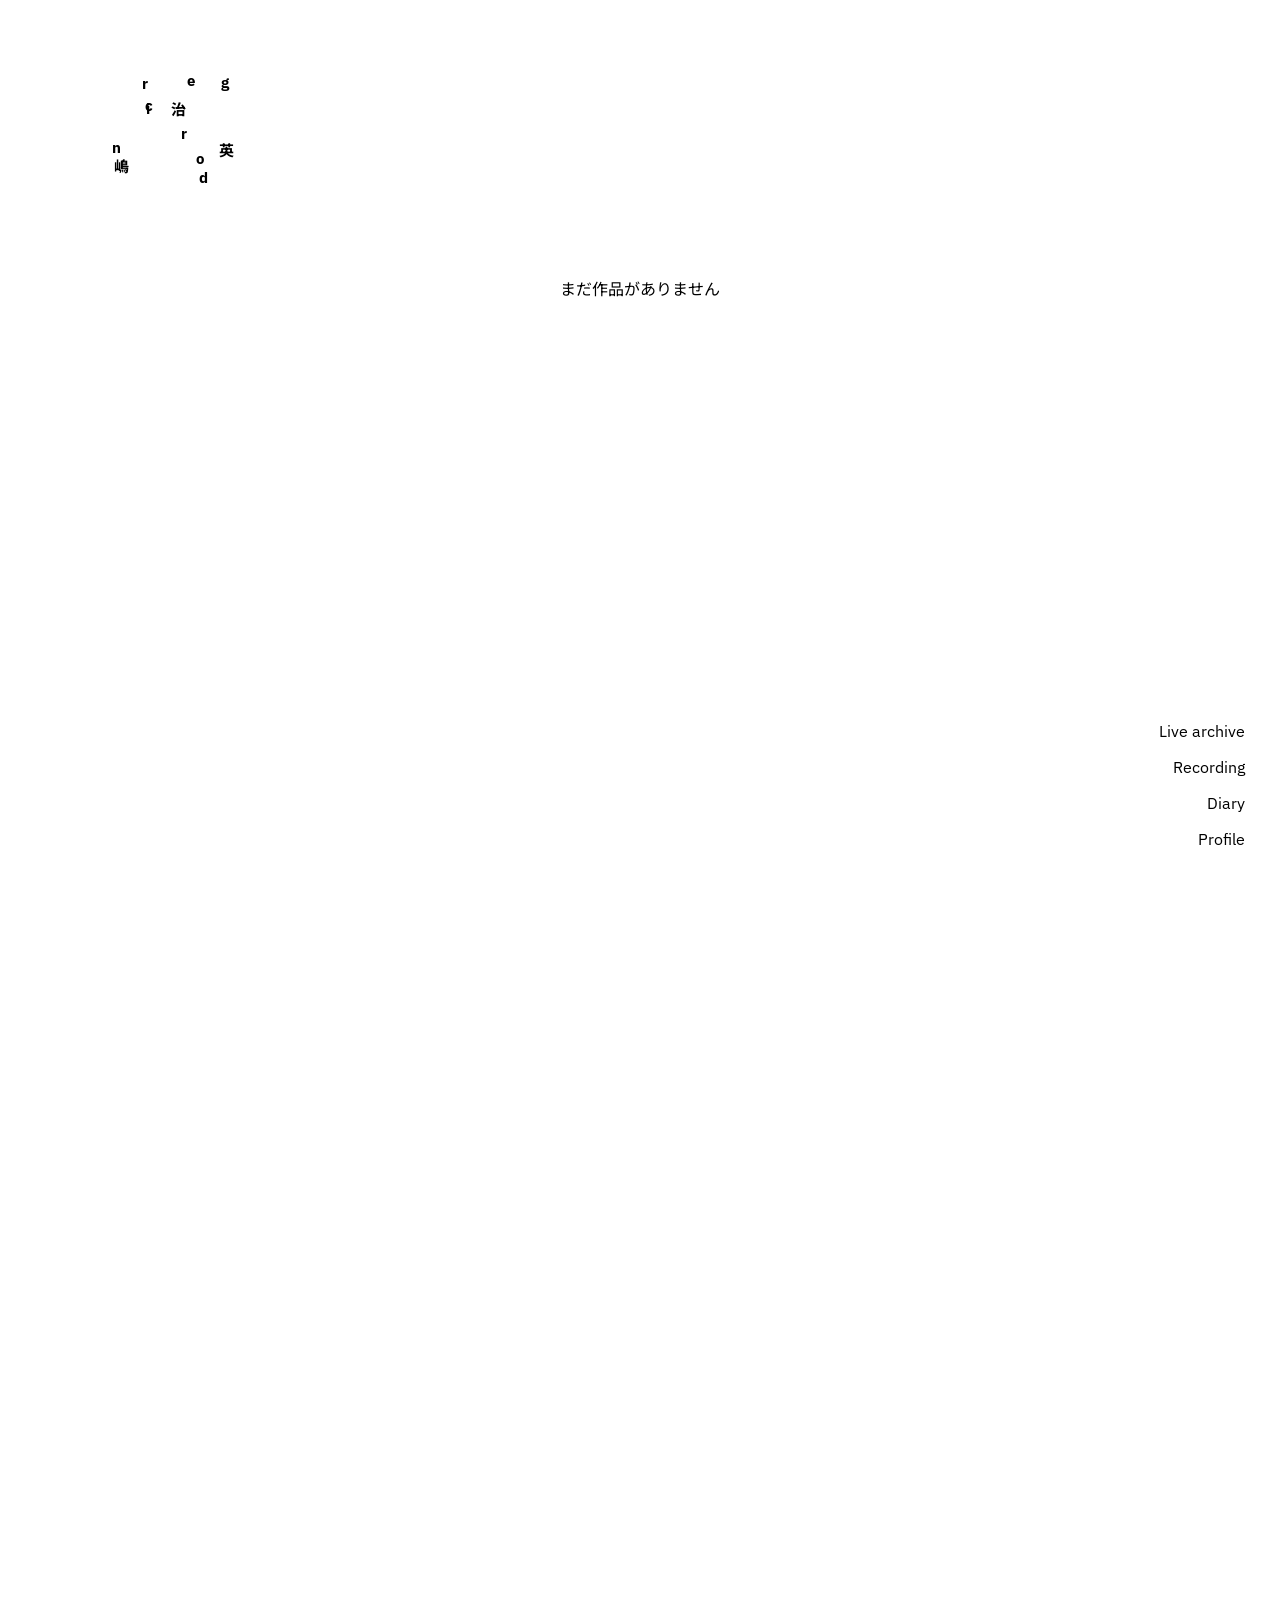
<file: rectest.html>
<!DOCTYPE html>
<html lang="ja">
<head>
  <meta charset="UTF-8">
  <title>Recording</title>

  <link href="https://fonts.googleapis.com/css2?family=IBM+Plex+Sans&family=Noto+Sans+JP&display=swap" rel="stylesheet">
  <link rel="stylesheet" href="style.css">

  <style>
    body {
      font-family: 'IBM Plex Sans', 'Noto Sans JP', sans-serif;
      background: #fff;
      color: #000;
    }

    /* ===== 散乱エリア ===== */
    #works-area {
      position: relative;
      width: 100%;
      height: 150vh;
      margin-top: 200px;
    }

    .jacket-wrapper {
      position: absolute;
      width: 150px;
      height: 150px;
    }

    .jacket-wrapper img {
      width: 100%;
      height: 100%;
      object-fit: cover;
      border-radius: 8px;
      cursor: pointer;
      transition: transform 0.25s, z-index 0.2s;
    }

    .jacket-wrapper:hover img {
      transform: scale(1.25) rotate(0deg) !important;
      z-index: 999;
    }

    /* ===== Overlay ===== */
    .overlay {
      position: absolute;
      inset: 0;
      background: rgba(0,0,0,0.6);
      color: #fff;
      display: flex;
      flex-direction: column;
      justify-content: center;
      align-items: center;
      text-align: center;
      opacity: 0;
      transition: opacity 0.3s ease;
      padding: 6px;
      border-radius: 8px;
    }

    .jacket-wrapper:hover .overlay {
      opacity: 1;
    }

    .overlay p {
      margin: 2px 0;
      font-size: 12px;
      line-height: 1.2;
    }
  </style>
</head>

<body>

  <!-- ===== Title ===== -->
  <div id="title-wrapper">
    <h1 onclick="location.href='index.html';">嶋英治</h1>
    <h2>recording</h2>
  </div>

  <!-- ===== Sidebar ===== -->
  <div class="sidebar">
    <p><a href="live.html">Live archive</a></p>
    <p><a href="rec.html">Recording</a></p>
    <p><a href="diary.html">Diary</a></p>
    <p><a href="profile.html">Profile</a></p>
  </div>

  <!-- ===== Works ===== -->
  <div id="works-area"></div>

  <!-- ===== Script ===== -->
  <script>
    const area = document.getElementById("works-area");

    // admin.html から保存されたデータを取得
    const jackets = JSON.parse(localStorage.getItem("recWorks")) || [];

    const areaWidth = window.innerWidth;
    const areaHeight = window.innerHeight * 1.5;

    if (jackets.length === 0) {
      const msg = document.createElement("p");
      msg.textContent = "まだ作品がありません";
      msg.style.textAlign = "center";
      msg.style.marginTop = "200px";
      area.appendChild(msg);
    }

    jackets.forEach(j => {
      const wrapper = document.createElement("div");
      wrapper.className = "jacket-wrapper";

      const link = document.createElement("a");
      link.href = j.link;
      link.target = "_blank";

      const img = document.createElement("img");
      img.src = "images/rec/" + j.src;

      const overlay = document.createElement("div");
      overlay.className = "overlay";
      overlay.innerHTML = `
        <p>${j.artist || ""}</p>
        <p>${j.title || ""}</p>
      `;

      link.appendChild(img);
      link.appendChild(overlay);
      wrapper.appendChild(link);

      // ランダム配置
      const x = Math.random() * (areaWidth - 150);
      const y = Math.random() * (areaHeight - 150);
      const rot = (Math.random() * 80) - 40;
      const scale = 0.9 + Math.random() * 0.2;

      wrapper.style.left = `${x}px`;
      wrapper.style.top = `${y}px`;
      wrapper.style.transform = `rotate(${rot}deg) scale(${scale})`;
      wrapper.style.zIndex = Math.floor(Math.random() * 30);

      area.appendChild(wrapper);
    });
  </script>

  <script src="random.js"></script>
</body>
</html>
</file>
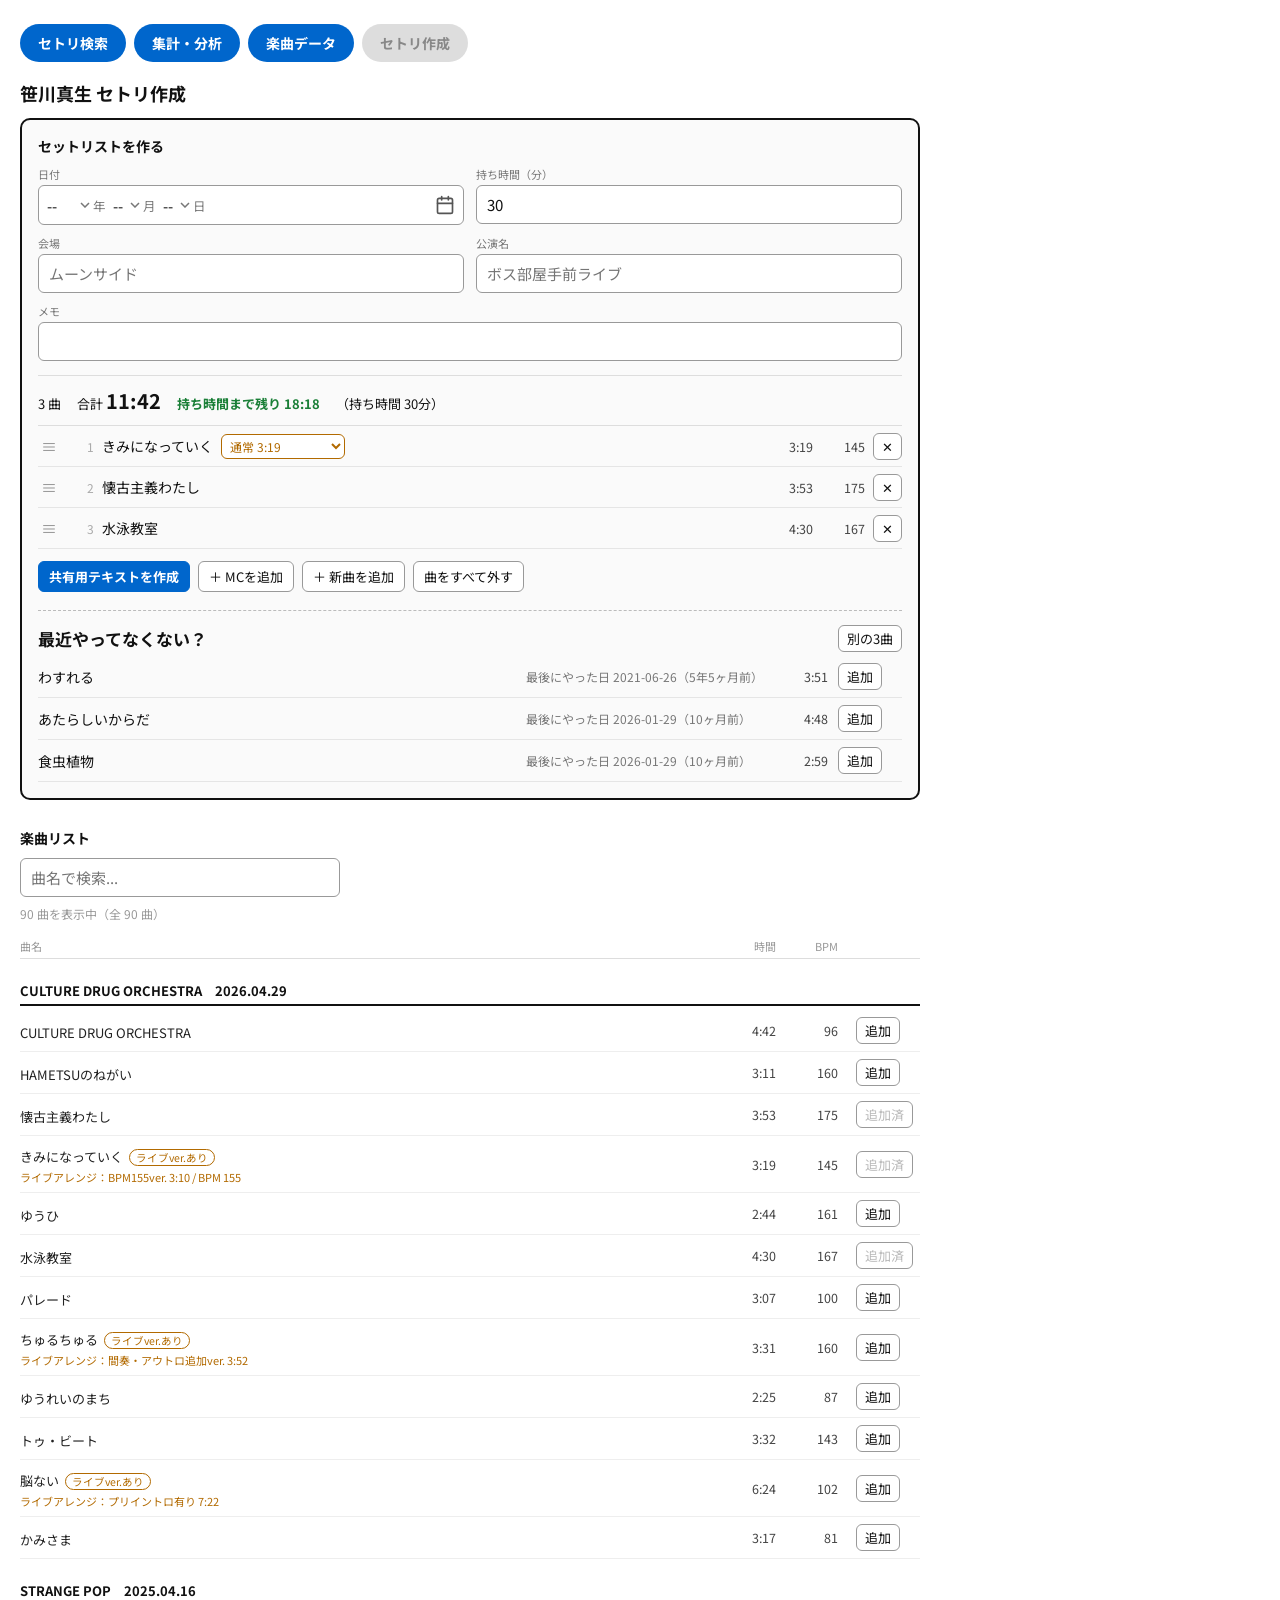
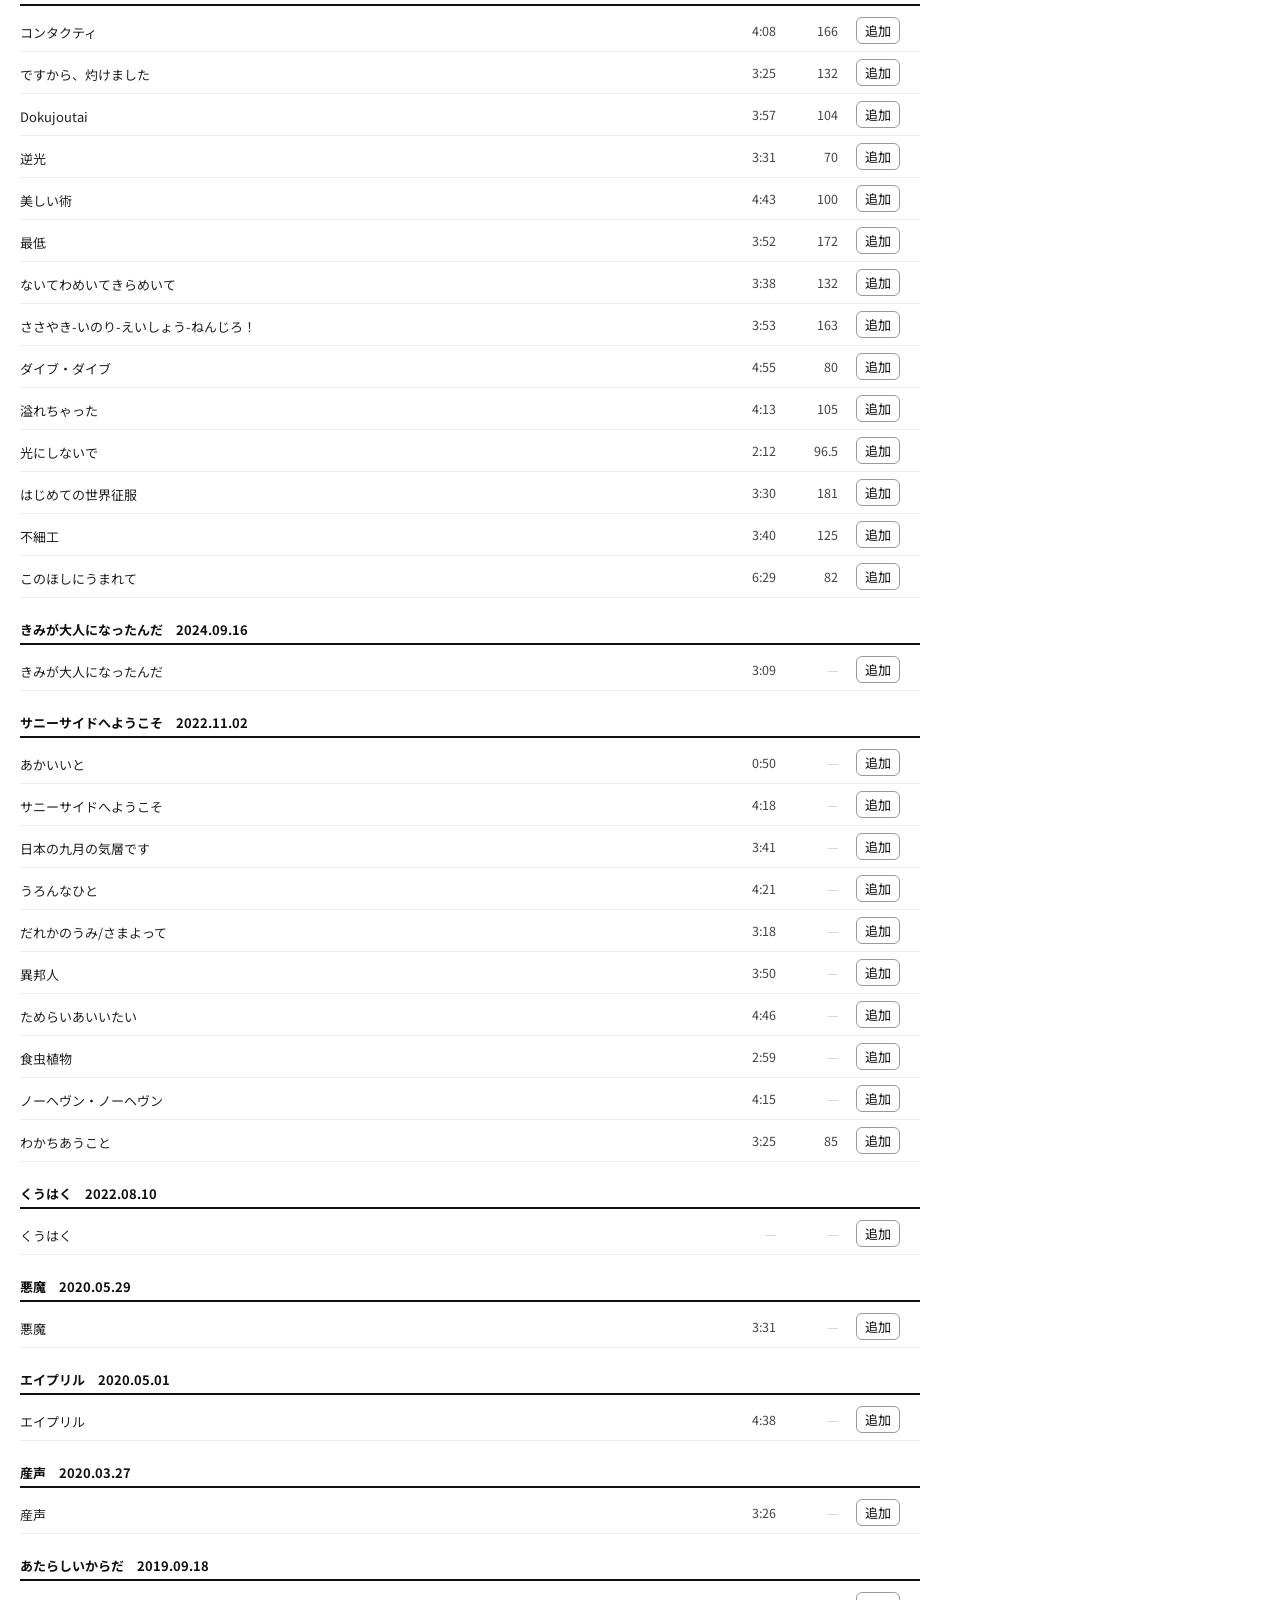
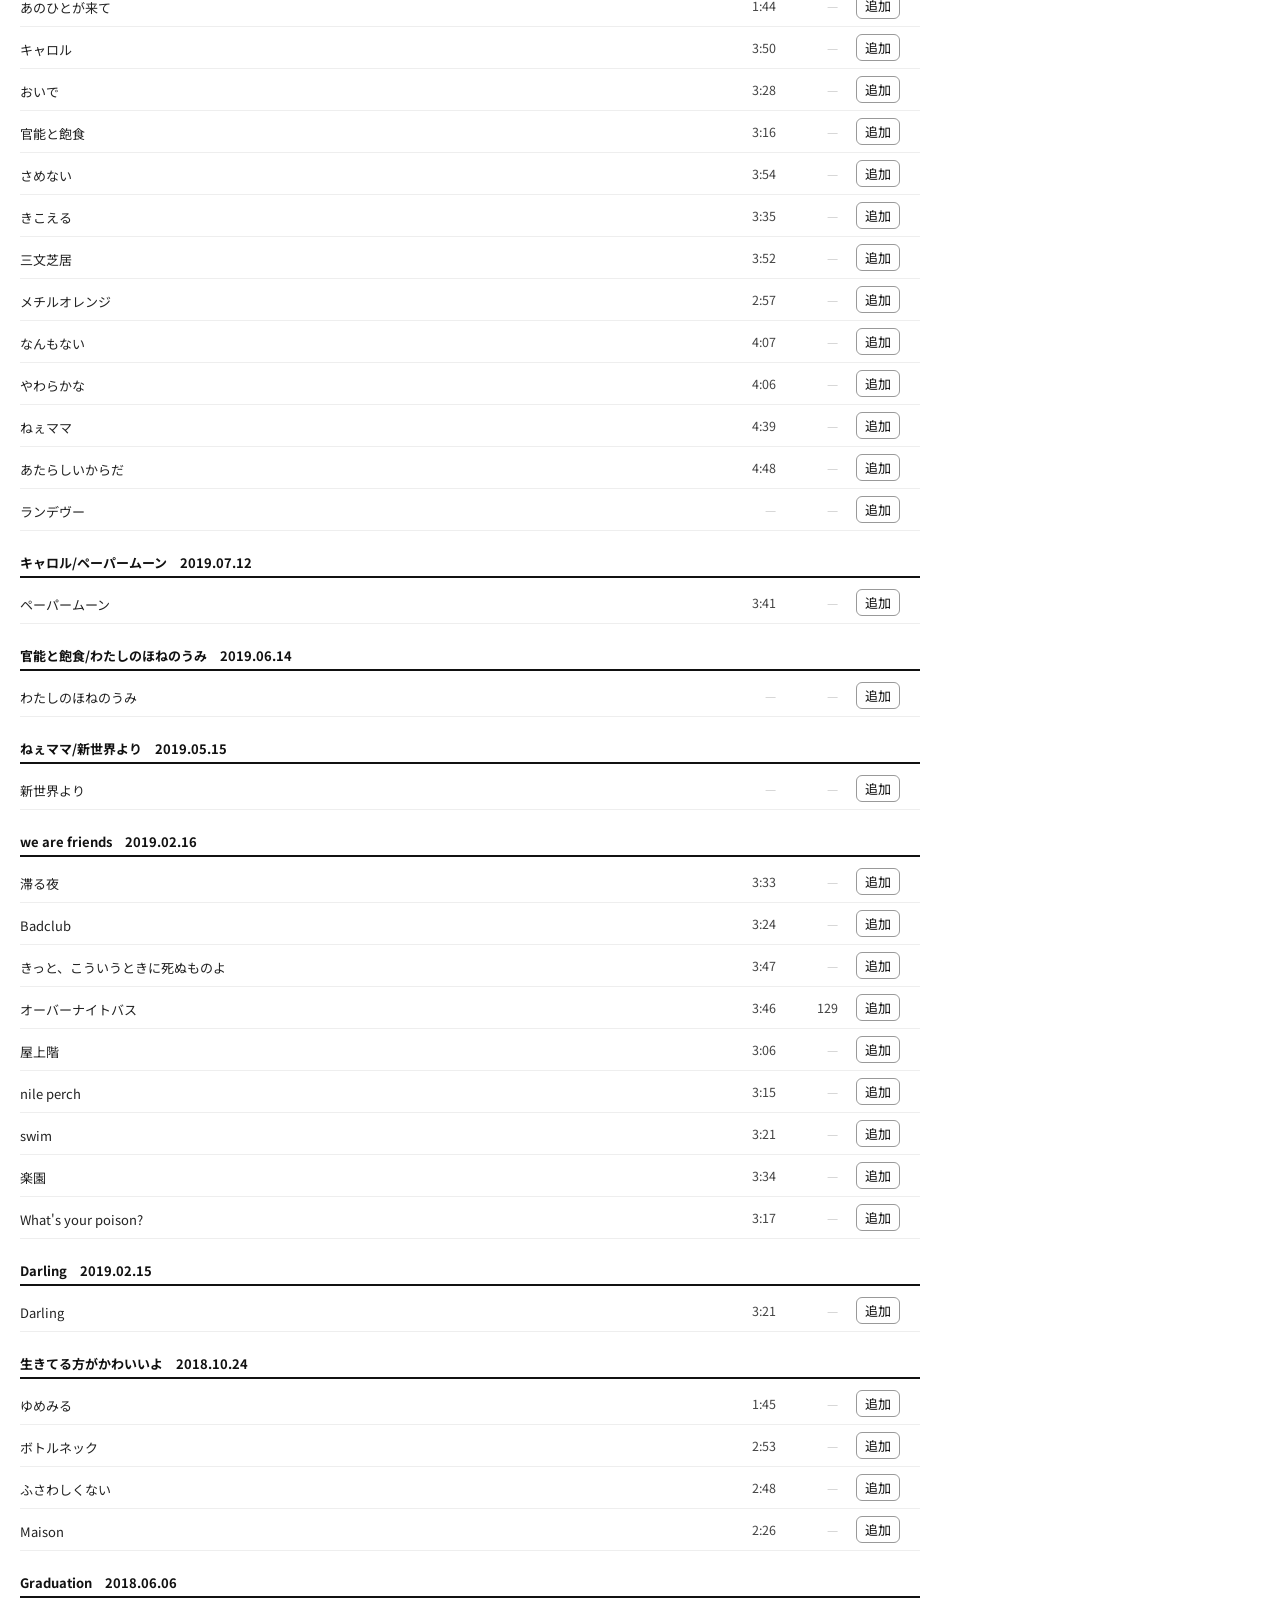
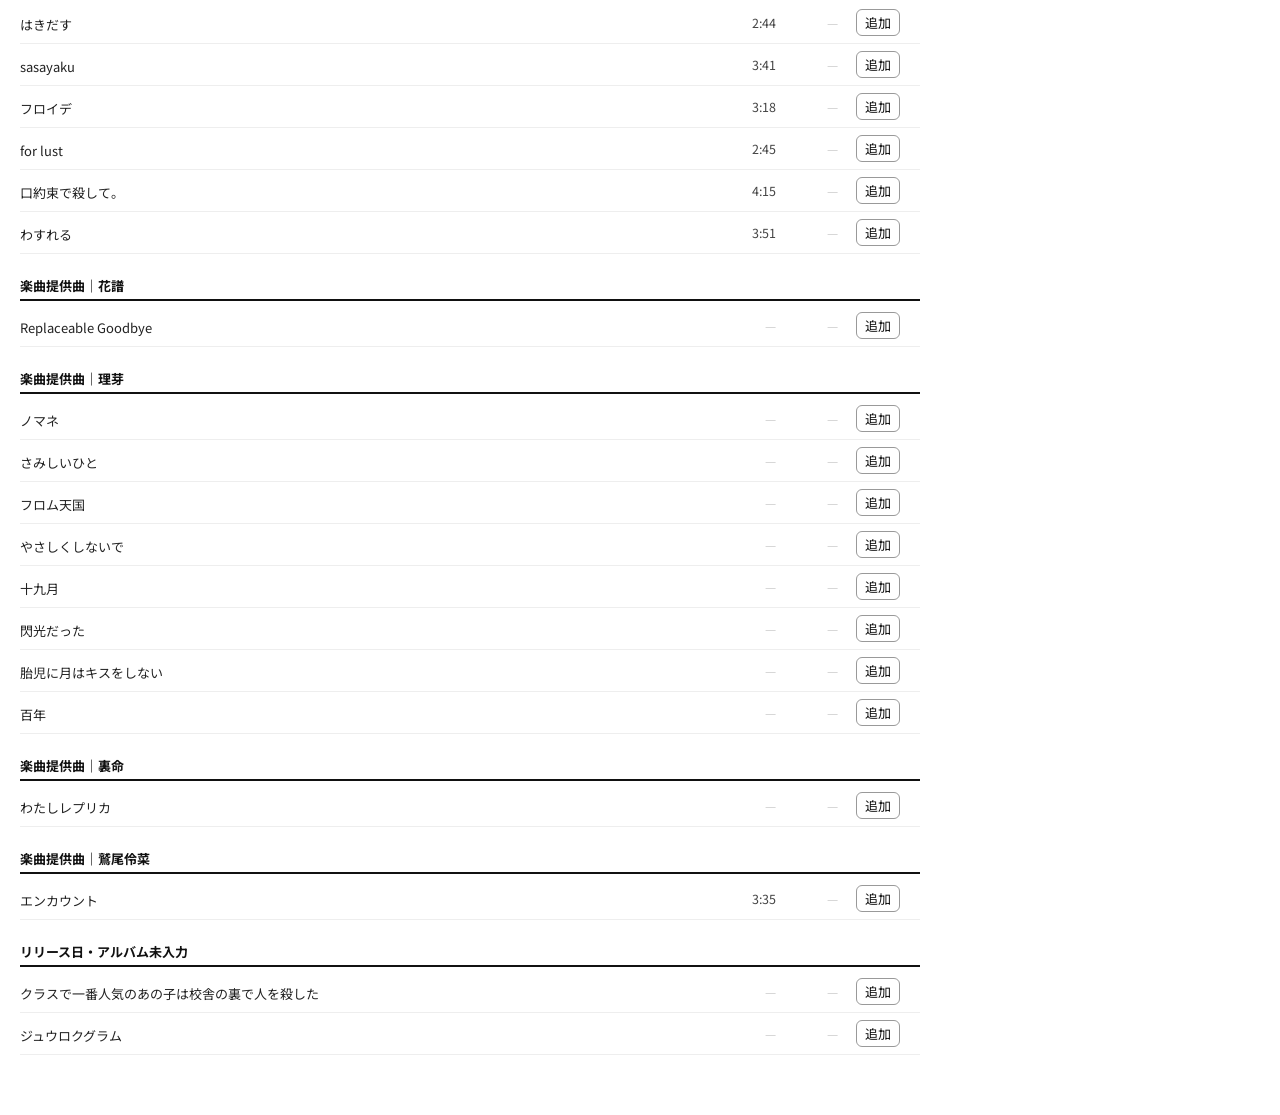
<file: setlist-maker.html>
<!DOCTYPE html>
<html lang="ja">
<head>
  <meta charset="UTF-8">
  <meta name="viewport" content="width=device-width, initial-scale=1">
  <meta name="robots" content="noindex, nofollow">
  <title>笹川真生 セトリ作成</title>

  <link href="https://fonts.googleapis.com/css2?family=Noto+Sans+JP&display=swap" rel="stylesheet">

  <style>
    * { box-sizing: border-box; }

    body {
      font-family: 'Noto Sans JP', sans-serif;
      margin: 0;
      padding: 24px 20px 60px;
      background: #fff;
      color: #111;
    }

    h1 { font-size: 18px; margin: 0 0 4px; }
    h2 { font-size: 14px; margin: 0 0 10px; }

    #page-nav { display: flex; flex-wrap: wrap; gap: 8px; margin-bottom: 18px; }
    #page-nav a {
      display: inline-block;
      font-size: 14px;
      font-weight: bold;
      color: #fff;
      background: #06c;
      padding: 9px 18px;
      border-radius: 999px;
      text-decoration: none;
      transition: background 0.15s ease;
    }
    #page-nav a:hover { background: #058; }

    #page-nav .current {
      display: inline-block;
      font-size: 14px;
      font-weight: bold;
      color: #888;
      background: #ddd;
      padding: 9px 18px;
      border-radius: 999px;
      cursor: default;
      user-select: none;
    }

    .wrap { max-width: 900px; }

    input[type="text"], input[type="date"], input[type="number"] {
      font-family: inherit;
      font-size: 15px;
      padding: 8px 10px;
      border: 1px solid #999;
      border-radius: 6px;
      background: #fff;
      color: #111;
      max-width: 100%;
    }

    /* ---------- 作成ゾーン ---------- */
    #maker {
      margin-top: 12px;
      padding: 16px;
      border: 2px solid #111;
      border-radius: 10px;
      background: #fafafa;
    }

    .info-grid {
      display: grid;
      grid-template-columns: 1fr 1fr;
      gap: 10px 12px;
      margin-bottom: 14px;
    }
    .info-grid label { display: block; font-size: 11px; color: #777; margin-bottom: 3px; }
    .info-grid input { width: 100%; }
    .info-grid > div { min-width: 0; }
    .info-grid .full { grid-column: 1 / -1; }

    #summary {
      display: flex;
      flex-wrap: wrap;
      align-items: baseline;
      gap: 4px 16px;
      padding: 10px 0;
      border-top: 1px solid #ddd;
      border-bottom: 1px solid #ddd;
      font-size: 13px;
    }
    #summary .total { font-size: 20px; font-weight: bold; font-variant-numeric: tabular-nums; }
    #summary .ok { color: #1a7f37; font-weight: bold; }
    #summary .over { color: #c62828; font-weight: bold; }
    #summary .warn { color: #b26a00; font-size: 12px; }

    #build-list { list-style: none; margin: 0; padding: 0; }
    .build-row {
      display: grid;
      grid-template-columns: 22px 26px minmax(0, 1fr) 62px 44px auto;
      column-gap: 8px;
      align-items: center;
      padding: 6px 0;
      border-bottom: 1px solid #e5e5e5;
      background: #fafafa;
      user-select: none;
    }
    .build-row.dragging { background: #e8f1fb; box-shadow: 0 2px 8px rgba(0,0,0,0.18); position: relative; z-index: 2; }
    .grip { cursor: grab; touch-action: none; color: #999; text-align: center; font-size: 16px; line-height: 1; padding: 6px 0; }
    .build-row.dragging .grip { cursor: grabbing; }
    .build-row .no { text-align: right; color: #aaa; font-size: 12px; font-variant-numeric: tabular-nums; }
    .nmwrap { display: flex; align-items: center; gap: 8px; min-width: 0; }
    .nmwrap .nm { flex: 0 1 auto; }
    .ver { font-family: inherit; font-size: 12px; padding: 2px 4px; border: 1px solid #b26a00; border-radius: 6px; color: #b26a00; background: #fff; max-width: 190px; }
    .alt-badge { font-size: 10.5px; color: #b26a00; border: 1px solid #b26a00; border-radius: 999px; padding: 0 6px; margin-left: 6px; white-space: nowrap; }
    .namecell { min-width: 0; }
    .alt-note { display: block; font-size: 11px; color: #b26a00; margin-top: 2px; }
    .section-header { margin: 22px 0 4px; padding-bottom: 4px; border-bottom: 2px solid #111; font-size: 13px; font-weight: bold; }
    .build-row .nm { font-size: 14px; overflow: hidden; text-overflow: ellipsis; white-space: nowrap; }
    .build-row.mc .nm { color: #b26a00; font-weight: bold; }
    .build-row .num { font-size: 12.5px; color: #444; font-variant-numeric: tabular-nums; text-align: right; white-space: nowrap; }
    .build-row .is-empty { color: #ccc; }
    /* 一度もやったことのない新曲（曲名・長さ・BPMをその場で入力） */
    .build-row input { -webkit-user-select: text; user-select: text; }   /* Safariで行内の入力欄が編集できなくなるのを防ぐ */
    .new-badge { flex: 0 0 auto; font-size: 10.5px; color: #06c; border: 1px solid #06c; border-radius: 999px; padding: 0 6px; white-space: nowrap; }
    .nmwrap .new-name { flex: 1 1 auto; min-width: 0; width: 100%; font-size: 14px !important; padding: 3px 6px !important; }
    .new-len { width: 62px; font-size: 13px !important; padding: 3px 5px !important; text-align: right; font-variant-numeric: tabular-nums; }
    .new-bpm { width: 44px; font-size: 13px !important; padding: 3px 4px !important; text-align: right; font-variant-numeric: tabular-nums; }
    .mc-len { width: 62px; font-size: 13px !important; padding: 3px 5px !important; text-align: right; font-variant-numeric: tabular-nums; }

    .btn {
      font-family: inherit;
      font-size: 13px;
      padding: 5px 10px;
      border: 1px solid #999;
      border-radius: 6px;
      background: #fff;
      color: #111;
      cursor: pointer;
    }
    .btn:hover:not(:disabled) { background: #eee; }
    .btn:disabled { color: #bbb; cursor: default; }
    .btn.primary { background: #06c; border-color: #06c; color: #fff; font-weight: bold; }
    .btn.primary:hover:not(:disabled) { background: #058; }
    .btn.small { padding: 3px 8px; }

    #empty-msg { color: #999; font-size: 13px; padding: 14px 0; }
    .actions { display: flex; flex-wrap: wrap; gap: 8px; margin-top: 12px; align-items: center; }
    #copy-msg { font-size: 12px; color: #1a7f37; }

    /* ---------- 日付（年・月・日を別々に選ぶ＋カレンダー） ---------- */
    .date-field {
      position: relative;
      display: flex;
      align-items: center;
      min-width: 0;
      height: 40px;
      padding: 0 2px 0 4px;
      border: 1px solid #999;
      border-radius: 6px;
      background: #fff;
    }
    .date-field select {
      flex: 0 1 auto;
      min-width: 0;
      font-family: inherit;
      font-size: 15px;
      color: #111;
      border: none;
      border-radius: 4px;
      padding: 6px 14px 6px 4px;
      cursor: pointer;
      -webkit-appearance: none;
      appearance: none;
      background: transparent url("data:image/svg+xml,%3Csvg xmlns='http://www.w3.org/2000/svg' width='10' height='6' viewBox='0 0 10 6'%3E%3Cpath d='M1 1l4 4 4-4' fill='none' stroke='%23777' stroke-width='1.5'/%3E%3C/svg%3E") no-repeat right 3px center;
    }
    .date-field select:hover { background-color: #f0f0f0; }
    .date-field .unit { flex: 0 0 auto; font-size: 12.5px; color: #777; margin-right: 3px; }
    .cal-btn {
      display: flex;
      margin-left: auto;
      padding: 6px;
      border: none;
      border-radius: 6px;
      background: transparent;
      color: #555;
      cursor: pointer;
    }
    .cal-btn:hover { background: #eee; }
    #f-date {
      position: absolute;
      right: 0;
      top: 0;
      width: 40px;
      height: 100%;
      padding: 0;
      border: 0;
      opacity: 0;
      pointer-events: none;
    }

    /* ---------- デフォルト曲の案内・サジェスト ---------- */

    #suggest { margin-top: 18px; padding-top: 14px; border-top: 1px dashed #bbb; }
    .suggest-head { display: flex; align-items: center; justify-content: space-between; gap: 8px; margin-bottom: 4px; }
    .suggest-head h3 { margin: 0; font-size: 17px; }
    #suggest-list { list-style: none; margin: 0; padding: 0; }
    .suggest-row {
      display: grid;
      grid-template-columns: minmax(0, 1fr) 240px 52px 64px;
      column-gap: 10px;
      align-items: center;
      padding: 7px 0;
      border-bottom: 1px solid #e5e5e5;
    }
    .suggest-row .nm { font-size: 14px; min-width: 0; overflow: hidden; text-overflow: ellipsis; white-space: nowrap; }
    .suggest-row .when { font-size: 12px; color: #777; white-space: nowrap; }
    .suggest-row .num { font-size: 12.5px; color: #444; text-align: right; font-variant-numeric: tabular-nums; }
    .suggest-empty { font-size: 12.5px; color: #999; padding: 8px 0; }

    /* ---------- Spotify ---------- */
    #share-out { display: none; margin-top: 12px; }
    #share-text {
      display: block;
      width: 100%;
      height: 210px;
      padding: 10px;
      font-family: inherit;
      font-size: 13px;
      line-height: 1.6;
      border: 1px solid #999;
      border-radius: 6px;
      background: #fff;
      color: #111;
      resize: vertical;
    }
    #spotify-msg { margin-top: 10px; font-size: 13px; line-height: 1.7; }
    #spotify-msg:empty { display: none; }
    #spotify-msg .ok { color: #1a7f37; font-weight: bold; }
    #spotify-msg .err { color: #c62828; }
    #spotify-msg .miss { color: #b26a00; font-size: 12.5px; }
    #spotify-msg a { color: #06c; }

    /* ---------- 楽曲リスト ---------- */
    #lib { margin-top: 28px; }
    #search-box { width: 320px; }
    #hint { color: #999; font-size: 12px; margin: 8px 0 0; }

    .list-header, .lib-row {
      display: grid;
      grid-template-columns: minmax(0, 1fr) 52px 52px 64px;
      column-gap: 10px;
      align-items: center;
    }
    .list-header { margin-top: 12px; padding: 4px 0; border-bottom: 1px solid #ddd; font-size: 11px; color: #999; }
    .h-num, .lib-row .num { text-align: right; padding-right: 8px; }
    #lib-list { margin: 0; padding: 0; list-style: none; }
    .lib-row { padding: 7px 0; border-bottom: 1px solid #eee; }
    .lib-row .nm { font-size: 13px; color: #222; min-width: 0; overflow: hidden; text-overflow: ellipsis; white-space: nowrap; }
    .lib-row .num { font-size: 12.5px; color: #444; font-variant-numeric: tabular-nums; white-space: nowrap; }
    .is-empty { color: #ccc !important; }

    @media (max-width: 639px) {
      .info-grid { grid-template-columns: 1fr; }
      .build-row { grid-template-columns: 22px 26px minmax(0, 1fr) auto; row-gap: 4px; }
      .nmwrap { flex-wrap: wrap; row-gap: 4px; }
      .build-row .meta-line { grid-column: 3; display: flex; gap: 14px; align-items: center; }
      .build-row .ctrl { grid-column: 4; grid-row: 1; }
      .suggest-row { grid-template-columns: minmax(0, 1fr) auto; row-gap: 3px; }
      .suggest-row .when { grid-column: 1; white-space: normal; min-width: 0; }
      .suggest-row .num { display: none; }
      .suggest-row .add-cell { grid-column: 2; grid-row: 1 / span 2; }
      .list-header { display: none; }
      .lib-row { grid-template-columns: minmax(0, 1fr) auto; row-gap: 3px; }
      .lib-row .meta-line { grid-column: 1; display: flex; gap: 14px; }
      .lib-row .add-cell { grid-column: 2; grid-row: 1 / span 2; }
      .num { text-align: left !important; padding-right: 0 !important; }
    }
    @media (min-width: 640px) {
      .meta-line { display: contents; }
    }
  </style>
</head>
<body>
<div class="wrap">

  <div id="page-nav">
    <a href="setlist.html">セトリ検索</a>
    <a href="analysis.html">集計・分析</a>
    <a href="songs.html">楽曲データ</a>
    <span class="current" aria-current="page">セトリ作成</span>
  </div>
  <h1>笹川真生 セトリ作成</h1>

  <section id="maker">
    <h2>セットリストを作る</h2>
    <div class="info-grid">
      <div>
        <label for="d-y">日付</label>
        <div class="date-field" id="date-field">
          <select id="d-y" aria-label="年"></select><span class="unit">年</span>
          <select id="d-m" aria-label="月"></select><span class="unit">月</span>
          <select id="d-d" aria-label="日"></select><span class="unit">日</span>
          <button type="button" class="cal-btn" id="d-cal" aria-label="カレンダーから選ぶ" title="カレンダーから選ぶ">
            <svg width="20" height="20" viewBox="0 0 24 24" fill="none" stroke="currentColor" stroke-width="2" stroke-linecap="round" stroke-linejoin="round" aria-hidden="true"><rect x="3" y="4" width="18" height="18" rx="2"/><line x1="16" y1="2" x2="16" y2="6"/><line x1="8" y1="2" x2="8" y2="6"/><line x1="3" y1="10" x2="21" y2="10"/></svg>
          </button>
          <input type="date" id="f-date" tabindex="-1" aria-hidden="true">
        </div>
      </div>
      <div><label for="f-limit">持ち時間（分）</label><input type="number" id="f-limit" min="0" step="1" inputmode="numeric" value="30"></div>
      <div><label for="f-venue">会場</label><input type="text" id="f-venue" placeholder=""></div>
      <div><label for="f-event">公演名</label><input type="text" id="f-event"></div>
      <div class="full"><label for="f-memo">メモ</label><input type="text" id="f-memo"></div>
    </div>

    <div id="summary"></div>
    <ol id="build-list"></ol>
    <div id="empty-msg">下の楽曲リストから「追加」を押すと、ここに入ります。左の ≡ をドラッグすると並べ替えできます。</div>

    <div class="actions">
      <button class="btn primary" id="btn-copy" type="button">共有用テキストを作成</button>
      <button class="btn" id="btn-mc" type="button">＋ MCを追加</button>
      <button class="btn" id="btn-new" type="button">＋ 新曲を追加</button>
      <button class="btn" id="btn-clear" type="button">曲をすべて外す</button>
      <span id="copy-msg"></span>
    </div>
    <div id="spotify-msg" aria-live="polite"></div>
    <div id="share-out">
      <textarea id="share-text" readonly aria-label="共有用テキスト"></textarea>
      <div class="actions"><button class="btn" id="btn-recopy" type="button">もう一度コピー</button></div>
    </div>

    <div id="suggest">
      <div class="suggest-head">
        <h3>最近やってなくない？</h3>
        <button class="btn small" id="btn-shuffle" type="button">別の3曲</button>
      </div>
      <ul id="suggest-list"></ul>
    </div>
  </section>

  <section id="lib">
    <h2>楽曲リスト</h2>
    <input type="text" id="search-box" placeholder="曲名で検索..." autocomplete="off">
    <p id="hint"></p>
    <div class="list-header">
      <span>曲名</span>
      <span class="h-num">時間</span>
      <span class="h-num">BPM</span>
      <span></span>
    </div>
    <ul id="lib-list"></ul>
  </section>

</div>

  <script src="setlist-data.js"></script>
  <script src="song-meta.js"></script>
  <script>
    const STORAGE_KEY = "setlist-maker-draft-v1";
    const EMPTY_META = { bpm: "", length: "", release: "", album: "", track: "", stem: "", provided: "", spotify: "", alt: [] };

    const $ = id => document.getElementById(id);

    // 会場欄の例はゲームの舞台からランダムに表示（ユーモア用）
    const VENUE_EXAMPLES = [
      "メメントス", "ルブラン", "栄光高校", "ハナダシティ", "シロガネ山",
      "狭間の地", "ライラの街", "ツーソン", "ムーンサイド",
      "マサラタウン", "タマムシシティ", "ポケモンタワー", "ふたごじま", "チャンピオンロード",
    ];
    $("f-venue").placeholder = VENUE_EXAMPLES[Math.floor(Math.random() * VENUE_EXAMPLES.length)];

    // 公演名の例もゲームネタでランダムに表示
    const EVENT_EXAMPLES = [
      "予告状ワンマン〜盗むのは心です〜", "ポケモンリーグ予選", "四天王への挑戦状", "レベル99のワンマン",
      "ラストダンジョン前の宿屋", "セーブポイントから生中継", "ボス部屋手前ライブ", "ふっかつのじゅもん配布会",
      "初見プレイ歓迎ナイト", "ハイスコア更新ライブ", "タイトル画面からお届けします", "たたかう・まほう・どうぐ・ライブ",
      "狭間の地 巡礼ツアー", "おおきなこえでさけぶ夜",
    ];
    $("f-event").placeholder = EVENT_EXAMPLES[Math.floor(Math.random() * EVENT_EXAMPLES.length)];
    const fields = { date: $("f-date"), limit: $("f-limit"), venue: $("f-venue"), event: $("f-event"), memo: $("f-memo") };

    // 今までやった全曲と演奏回数
    const plays = new Map();
    performances.forEach(perf => perf.setlist.forEach(raw => {
      const song = normalize(raw);
      plays.set(song, (plays.get(song) || 0) + 1);
    }));
    const allSongs = Array.from(plays.keys());

    // ---------- 直近の演奏状況（デフォルト3曲・サジェスト用） ----------
    const RECENT_MONTHS = 6;
    const pad2 = n => String(n).padStart(2, "0");
    const isoLocal = d => `${d.getFullYear()}-${pad2(d.getMonth() + 1)}-${pad2(d.getDate())}`;
    const TODAY = new Date();
    const RECENT_CUTOFF = (() => { const d = new Date(TODAY); d.setMonth(d.getMonth() - RECENT_MONTHS); return isoLocal(d); })();

    const lastPlayed = new Map();   // 曲 → 最後にやった日
    const recentPlays = new Map();  // 曲 → 直近半年の演奏回数
    performances.forEach(perf => perf.setlist.forEach(raw => {
      const song = normalize(raw);
      if (!lastPlayed.has(song) || perf.date > lastPlayed.get(song)) lastPlayed.set(song, perf.date);
      if (perf.date >= RECENT_CUTOFF) recentPlays.set(song, (recentPlays.get(song) || 0) + 1);
    }));

    // 直近半年で演奏回数の多い上位3曲（同数なら最近やった方を優先）
    function defaultTop3() {
      return Array.from(recentPlays.entries())
        .sort((a, b) => b[1] - a[1] || lastPlayed.get(b[0]).localeCompare(lastPlayed.get(a[0])) || a[0].localeCompare(b[0], "ja"))
        .slice(0, 3)
        .map(([name]) => ({ type: "song", name, ver: 0 }));
    }

    // 作成中のセトリ。曲は { type: "song", name }、MCは { type: "mc", sec }
    let picked = defaultTop3();
    const defaultKey = JSON.stringify(picked);
    const DEFAULT_MC_SEC = 120;

    function getMeta(song) { return Object.assign({}, EMPTY_META, songMeta[song]); }
    function escapeHtml(str) {
      return String(str).replace(/[&<>"']/g, c => ({ "&": "&amp;", "<": "&lt;", ">": "&gt;", '"': "&quot;", "'": "&#39;" }[c]));
    }

    // "3:11" → 191秒。読めなければ null
    function parseLength(str) {
      const m = /^(\d+):([0-5]?\d)$/.exec(String(str).trim());
      return m ? Number(m[1]) * 60 + Number(m[2]) : null;
    }
    // MCの入力: "1:30" または分の数字 ("2", "1.5")
    function parseDuration(str) {
      const t = String(str).trim().replace("：", ":");
      const sec = parseLength(t);
      if (sec !== null) return sec;
      if (/^\d+(\.\d+)?$/.test(t)) return Math.round(parseFloat(t) * 60);
      return null;
    }
    function fmt(sec) {
      const s = Math.abs(Math.round(sec));
      return Math.floor(s / 60) + ":" + String(s % 60).padStart(2, "0");
    }
    // 曲の「いま選んでいるバージョン」の長さ・BPM・名前（ver=0 が通常、1以降がライブアレンジ）
    function effective(item) {
      if (item.isNew) {
        const sec = parseDuration(item.length);
        return { length: sec === null ? "" : fmt(sec), bpm: String(item.bpm || "").trim(), label: "" };
      }
      const m = getMeta(item.name);
      const alt = item.ver > 0 ? m.alt[item.ver - 1] : null;
      return {
        length: alt && alt.length ? alt.length : m.length,
        bpm: alt && alt.bpm ? alt.bpm : m.bpm,
        label: alt ? alt.label : "",
      };
    }
    function secOf(item) {
      return item.type === "mc" ? item.sec : parseLength(effective(item).length);
    }

    // リリース日の新しい順 → 同じアルバムは曲順どおりにまとめる。
    // 楽曲提供曲は提供先ごとにまとめて、その後ろ。未入力の曲は最後。
    function orderSongs(songs) {
      const groups = new Map();
      const provided = new Map();
      const unset = [];

      songs.forEach(song => {
        const m = getMeta(song);
        if (m.provided) {
          if (!provided.has(m.provided)) provided.set(m.provided, []);
          provided.get(m.provided).push(song);
          return;
        }
        if (!m.release && !m.album) { unset.push(song); return; }
        const key = m.album ? "a:" + m.album : "s:" + song;
        if (!groups.has(key)) groups.set(key, { key, release: "", album: m.album, songs: [] });
        const g = groups.get(key);
        if (m.release > g.release) g.release = m.release;
        g.songs.push(song);
      });

      const trackOf = s => Number(getMeta(s).track) || Infinity;
      const sortedGroups = Array.from(groups.values()).sort((a, b) =>
        b.release.localeCompare(a.release) || a.album.localeCompare(b.album, "ja"));

      // アルバムごとに見出しを付ける。アルバム未設定の曲は1つにまとめてアルバムの後ろへ。
      const out = [];
      const albumless = [];
      sortedGroups.forEach(g => {
        if (!g.album) { albumless.push(...g.songs); return; }
        g.songs.sort((a, b) => trackOf(a) - trackOf(b) || a.localeCompare(b, "ja"));
        g.songs.forEach((song, i) => out.push({ song, header: i === 0 ? g.album + (g.release ? "　" + g.release.replace(/-/g, ".") : "") : "" }));
      });
      albumless.sort((a, b) => getMeta(b).release.localeCompare(getMeta(a).release) || a.localeCompare(b, "ja"));
      albumless.forEach((song, i) => out.push({ song, header: i === 0 ? "アルバム未設定" : "" }));

      Array.from(provided.keys()).sort((a, b) => a.localeCompare(b, "ja")).forEach(artist => {
        const list = provided.get(artist);
        list.sort((a, b) => getMeta(b).release.localeCompare(getMeta(a).release) || a.localeCompare(b, "ja"));
        list.forEach((song, i) => out.push({ song, header: i === 0 ? "楽曲提供曲｜" + artist : "" }));
      });

      unset.sort((a, b) => plays.get(b) - plays.get(a) || a.localeCompare(b, "ja"));
      unset.forEach((song, i) => out.push({ song, header: i === 0 ? "リリース日・アルバム未入力" : "" }));
      return out;
    }

    const ordered = orderSongs(allSongs);

    // ---------- 入力内容は保存しない（再読み込み・ページ移動でリセット） ----------
    try { localStorage.removeItem(STORAGE_KEY); } catch (e) {}   // 旧バージョンの下書きを消す
    function save() {}

    let skipUnloadWarning = false;   // Spotifyログインで一時的に離れるときは警告しない
    function isDirty() {
      return JSON.stringify(picked) !== defaultKey ||
        fields.date.value !== "" || $("d-y").value || $("d-m").value || $("d-d").value ||
        fields.venue.value.trim() !== "" ||
        fields.event.value.trim() !== "" || fields.memo.value.trim() !== "" ||
        fields.limit.value !== fields.limit.defaultValue;
    }
    window.addEventListener("beforeunload", e => {
      if (skipUnloadWarning || !isDirty()) return;
      e.preventDefault();
      e.returnValue = "";   // ブラウザ標準の「変更が失われます」警告を出す
    });

    // ---------- 作成ゾーン ----------
    const buildList = $("build-list");

    function renderBuild() {
      buildList.innerHTML = "";
      $("empty-msg").style.display = picked.length ? "none" : "block";

      let songNo = 0;
      picked.forEach((item, i) => {
        const li = document.createElement("li");
        li.dataset.i = i;
        if (item.type === "mc") {
          li.className = "build-row mc";
          li.innerHTML = `
            <span class="grip" title="ドラッグで並べ替え">≡</span>
            <span class="no"></span>
            <span class="nm">MC</span>
            <span class="meta-line">
              <input type="text" class="mc-len" value="${fmt(item.sec)}" inputmode="text" aria-label="MCの長さ（分:秒）">
              <span class="num is-empty"></span>
            </span>
            <span class="ctrl"><button class="btn small" type="button" data-act="del" aria-label="外す">✕</button></span>`;
        } else if (item.isNew) {
          songNo++;
          li.className = "build-row new";
          li.innerHTML = `
            <span class="grip" title="ドラッグで並べ替え">≡</span>
            <span class="no">${songNo}</span>
            <span class="nmwrap"><input type="text" class="new-name" value="${escapeHtml(item.name)}" placeholder="新曲の曲名" aria-label="新曲の曲名"><span class="new-badge">新曲</span></span>
            <span class="meta-line">
              <input type="text" class="new-len" value="${escapeHtml(item.length)}" placeholder="m:ss" inputmode="text" aria-label="新曲の長さ（分:秒）">
              <input type="text" class="new-bpm" value="${escapeHtml(item.bpm)}" placeholder="BPM" inputmode="decimal" aria-label="新曲のBPM">
            </span>
            <span class="ctrl"><button class="btn small" type="button" data-act="del" aria-label="外す">✕</button></span>`;
        } else {
          const m = getMeta(item.name);
          const eff = effective(item);
          const sec = parseLength(eff.length);
          const verSelect = m.alt.length
            ? `<select class="ver" aria-label="バージョン">` +
              [{ label: "通常", length: m.length }].concat(m.alt).map((v, k) =>
                `<option value="${k}"${k === item.ver ? " selected" : ""}>${escapeHtml(v.label)}${v.length ? " " + escapeHtml(v.length) : ""}</option>`).join("") +
              `</select>`
            : "";
          songNo++;
          li.className = "build-row";
          li.innerHTML = `
            <span class="grip" title="ドラッグで並べ替え">≡</span>
            <span class="no">${songNo}</span>
            <span class="nmwrap"><span class="nm" title="${escapeHtml(item.name)}">${escapeHtml(item.name)}</span>${verSelect}</span>
            <span class="meta-line">
              <span class="num${sec === null ? " is-empty" : ""}">${sec === null ? "—" : fmt(sec)}</span>
              <span class="num${eff.bpm === "" ? " is-empty" : ""}">${eff.bpm === "" ? "—" : escapeHtml(eff.bpm)}</span>
            </span>
            <span class="ctrl"><button class="btn small" type="button" data-act="del" aria-label="外す">✕</button></span>`;
        }
        buildList.appendChild(li);
      });
      renderSummary();
    }

    function renderSummary() {
      let total = 0, unknown = 0, songs = 0, mcs = 0;
      picked.forEach(it => {
        if (it.type === "mc") mcs++; else songs++;
        const sec = secOf(it);
        if (sec === null) unknown++; else total += sec;
      });
      const limitMin = parseFloat(fields.limit.value);
      let html = `<span>${songs} 曲${mcs ? ` ＋ MC ${mcs}` : ""}</span><span>合計 <span class="total">${fmt(total)}</span></span>`;
      if (limitMin > 0) {
        const diff = limitMin * 60 - total;
        html += diff >= 0
          ? `<span class="ok">持ち時間まで残り ${fmt(diff)}</span>`
          : `<span class="over">${fmt(diff)} オーバー</span>`;
        html += `<span>（持ち時間 ${limitMin}分）</span>`;
      }
      if (unknown) html += `<span class="warn">※ 長さ未入力の曲が ${unknown} 曲あります（合計に含まれません）</span>`;
      $("summary").innerHTML = html;
    }

    buildList.addEventListener("click", e => {
      const btn = e.target.closest("button[data-act]");
      if (!btn) return;
      picked.splice(Number(btn.closest(".build-row").dataset.i), 1);
      save(); renderAll();
    });

    // ライブアレンジの切り替え
    buildList.addEventListener("change", e => {
      if (!e.target.classList.contains("ver")) return;
      picked[Number(e.target.closest(".build-row").dataset.i)].ver = Number(e.target.value);
      renderBuild();
    });

    // 新曲の曲名・長さ・BPM編集
    const itemOf = el => picked[Number(el.closest(".build-row").dataset.i)];
    buildList.addEventListener("input", e => {
      const t = e.target;
      if (t.classList.contains("new-name")) itemOf(t).name = t.value;
      else if (t.classList.contains("new-len")) { itemOf(t).length = t.value; renderSummary(); }
      else if (t.classList.contains("new-bpm")) itemOf(t).bpm = t.value;
      else return;
      save();
    });
    buildList.addEventListener("focusout", e => {
      if (!e.target.classList.contains("new-len")) return;
      const sec = parseDuration(e.target.value);
      if (sec !== null) { e.target.value = fmt(sec); itemOf(e.target).length = e.target.value; }
    });
    // 曲名が既にある曲と同じなら、通常の曲として入れ直す（長さ・BPMが自動で入り、重複もしない）
    buildList.addEventListener("change", e => {
      if (!e.target.classList.contains("new-name")) return;
      const item = itemOf(e.target);
      const typed = normalize(item.name.trim()).toLowerCase();
      const match = typed && allSongs.find(s => s.toLowerCase() === typed);
      if (!match) return;
      if (picked.some(x => x !== item && x.type === "song" && x.name === match)) {
        flashCopyMsg(`「${match}」はすでにセトリに入っています`);
        return;
      }
      Object.keys(item).forEach(k => delete item[k]);
      Object.assign(item, { type: "song", name: match, ver: 0 });
      flashCopyMsg(`「${match}」は演奏済みの曲なので、通常の曲として入れました`);
      save(); renderAll();
    });

    // MCの長さ編集
    buildList.addEventListener("input", e => {
      if (!e.target.classList.contains("mc-len")) return;
      const sec = parseDuration(e.target.value);
      if (sec === null) return;
      picked[Number(e.target.closest(".build-row").dataset.i)].sec = sec;
      save(); renderSummary();
    });
    buildList.addEventListener("focusout", e => {
      if (!e.target.classList.contains("mc-len")) return;
      const item = picked[Number(e.target.closest(".build-row").dataset.i)];
      e.target.value = fmt(item.sec);
    });

    // ドラッグ＆ドロップで並べ替え（マウス・タッチ両対応）
    let drag = null;
    buildList.addEventListener("pointerdown", e => {
      const grip = e.target.closest(".grip");
      if (!grip) return;
      e.preventDefault();
      const row = grip.closest(".build-row");
      drag = { row, pointerId: e.pointerId };
      row.classList.add("dragging");
      grip.setPointerCapture(e.pointerId);
    });
    buildList.addEventListener("pointermove", e => {
      if (!drag) return;
      const rows = Array.from(buildList.children).filter(r => r !== drag.row);
      const before = rows.find(r => {
        const rect = r.getBoundingClientRect();
        return e.clientY < rect.top + rect.height / 2;
      });
      if (before) {
        if (drag.row.nextElementSibling !== before) buildList.insertBefore(drag.row, before);
      } else if (buildList.lastElementChild !== drag.row) {
        buildList.appendChild(drag.row);
      }
    });
    function endDrag() {
      if (!drag) return;
      const order = Array.from(buildList.children).map(r => Number(r.dataset.i));
      drag = null;
      picked = order.map(i => picked[i]);
      save(); renderBuild();
    }
    buildList.addEventListener("pointerup", endDrag);
    buildList.addEventListener("pointercancel", endDrag);

    $("btn-mc").addEventListener("click", () => {
      picked.push({ type: "mc", sec: DEFAULT_MC_SEC });
      save(); renderBuild();
      const inputs = buildList.querySelectorAll(".mc-len");
      const last = inputs[inputs.length - 1];
      if (last) { last.focus(); last.select(); }
    });

    $("btn-new").addEventListener("click", () => {
      picked.push({ type: "song", isNew: true, name: "", ver: 0, length: "", bpm: "" });
      save(); renderBuild();
      const inputs = buildList.querySelectorAll(".new-name");
      const last = inputs[inputs.length - 1];
      if (last) last.focus();
    });

    $("btn-clear").addEventListener("click", () => {
      if (!picked.length) return;
      if (!confirm("作成中の曲・MCをすべて外しますか？")) return;
      picked = []; save(); renderAll();
    });

    // 共有用テキスト（プレイリストのリンクがあれば合計の下に入れる）
    function buildShareText(playlistUrl) {
      const lines = [];
      const head = [fields.date.value.replace(/-/g, "."), fields.event.value.trim()].filter(Boolean).join(" / ");
      if (head) lines.push(head);
      if (fields.venue.value.trim()) lines.push(fields.venue.value.trim());
      const lim = parseFloat(fields.limit.value);
      if (lim > 0) lines.push(`持ち時間 ${lim}分`);
      if (lines.length) lines.push("");
      let n = 0, total = 0;
      picked.forEach(it => {
        if (it.type === "mc") lines.push(`MC（${fmt(it.sec)}）`);
        else {
          const lab = effective(it).label;
          const title = it.isNew ? `${it.name.trim()}（新曲）` : `${it.name}${lab ? `（${lab}）` : ""}`;
          lines.push(`${++n}. ${title}`);
        }
        const sec = secOf(it);
        if (sec !== null) total += sec;
      });
      lines.push("", `合計 ${fmt(total)}`);
      if (playlistUrl) lines.push("", `Spotifyプレイリスト：${playlistUrl}`);
      if (fields.memo.value.trim()) lines.push("", fields.memo.value.trim());
      return lines.join("\n");
    }

    let copyTimer = null;
    function flashCopyMsg(text) {
      $("copy-msg").textContent = text;
      clearTimeout(copyTimer);
      copyTimer = setTimeout(() => { $("copy-msg").textContent = ""; }, 4000);
    }
    async function copyShareText() {
      const text = $("share-text").value;
      try {
        await navigator.clipboard.writeText(text);
        flashCopyMsg("コピーしました");
        return true;
      } catch (e) {
        const ta = $("share-text");
        ta.focus(); ta.select();
        let ok = false;
        try { ok = document.execCommand("copy"); } catch (x) {}
        flashCopyMsg(ok ? "コピーしました" : "自動でコピーできませんでした。下の「もう一度コピー」を押してください");
        return ok;
      }
    }
    $("btn-recopy").addEventListener("click", copyShareText);

    Object.values(fields).forEach(el => el.addEventListener("input", () => { save(); renderSummary(); }));

    // ---------- 楽曲リスト ----------
    function renderLib() {
      const q = $("search-box").value.trim().toLowerCase();
      let section = "", shown = "", count = 0;
      const ul = $("lib-list");
      ul.innerHTML = "";

      ordered.forEach(item => {
        if (item.header) section = item.header;
        const song = item.song;
        if (q !== "" && !song.toLowerCase().includes(q)) return;
        count++;

        if (section && section !== shown) {
          const h = document.createElement("li");
          h.className = "section-header";
          h.textContent = section;
          ul.appendChild(h);
          shown = section;
        }

        const m = getMeta(song);
        const added = picked.some(x => x.type === "song" && x.name === song);
        const badge = m.alt.length ? `<span class="alt-badge">ライブver.あり</span>` : "";
        const altNote = m.alt.length
          ? `<span class="alt-note">ライブアレンジ：${m.alt.map(a => `${escapeHtml(a.label)} ${escapeHtml(a.length)}${a.bpm ? ` / BPM ${escapeHtml(a.bpm)}` : ""}`).join("、")}</span>`
          : "";
        const li = document.createElement("li");
        li.className = "lib-row";
        li.innerHTML = `
          <span class="namecell"><span class="nm" title="${escapeHtml(song)}">${escapeHtml(song)}${badge}</span>${altNote}</span>
          <span class="meta-line">
            <span class="num${m.length ? "" : " is-empty"}">${m.length ? escapeHtml(m.length) : "—"}</span>
            <span class="num${m.bpm === "" ? " is-empty" : ""}">${m.bpm === "" ? "—" : escapeHtml(m.bpm)}</span>
          </span>
          <span class="add-cell"><button class="btn small" type="button" data-song="${escapeHtml(song)}" ${added ? "disabled" : ""}>${added ? "追加済" : "追加"}</button></span>`;
        ul.appendChild(li);
      });
      $("hint").textContent = `${count} 曲を表示中（全 ${allSongs.length} 曲）`;
    }

    $("lib-list").addEventListener("click", e => {
      const btn = e.target.closest("button[data-song]");
      if (!btn || btn.disabled) return;
      picked.push({ type: "song", name: btn.dataset.song, ver: 0 });
      save(); renderAll();
    });
    $("search-box").addEventListener("input", renderLib);

    // ---------- 日付（年・月・日を別々に選ぶ。右のカレンダーからも選べる） ----------
    const dY = $("d-y"), dM = $("d-m"), dD = $("d-d"), dPicker = $("f-date");
    const YEAR_FROM = 2018, YEAR_TO = TODAY.getFullYear() + 2;

    function optionsHtml(label, values, cur) {
      return `<option value="">${label}</option>` +
        values.map(v => `<option value="${v}"${String(v) === String(cur) ? " selected" : ""}>${v}</option>`).join("");
    }
    function buildYears(selected) {
      const ys = new Set();
      for (let y = YEAR_TO; y >= YEAR_FROM; y--) ys.add(y);
      if (selected) ys.add(Number(selected));
      dY.innerHTML = optionsHtml("--", Array.from(ys).sort((a, b) => b - a), selected || "");
    }
    function rebuildDays() {
      const m = Number(dM.value), y = Number(dY.value) || 2024;
      const n = m ? new Date(y, m, 0).getDate() : 31;
      const cur = Number(dD.value);
      dD.innerHTML = optionsHtml("--", Array.from({ length: n }, (_, i) => i + 1), cur ? Math.min(cur, n) : "");
    }
    function syncDate() {
      dPicker.value = dY.value && dM.value && dD.value ? `${dY.value}-${pad2(dM.value)}-${pad2(dD.value)}` : "";
      dPicker.dispatchEvent(new Event("input"));
    }
    function setDateValue(iso) {
      const m = /^(\d{4})-(\d{2})-(\d{2})$/.exec(iso || "");
      buildYears(m ? Number(m[1]) : "");
      dM.innerHTML = optionsHtml("--", Array.from({ length: 12 }, (_, i) => i + 1), m ? Number(m[2]) : "");
      dD.innerHTML = optionsHtml("--", [], "");
      if (m) { dM.value = String(Number(m[2])); rebuildDays(); dD.value = String(Number(m[3])); }
      else rebuildDays();
      syncDate();
    }
    dY.addEventListener("change", () => { rebuildDays(); syncDate(); });
    dM.addEventListener("change", () => { rebuildDays(); syncDate(); });
    dD.addEventListener("change", syncDate);
    dPicker.addEventListener("change", () => setDateValue(dPicker.value));
    $("d-cal").addEventListener("click", () => {
      try { dPicker.showPicker(); } catch (e) { dPicker.focus(); dPicker.click(); }
    });
    // 選択欄にフォーカスがあるときはマウスホイールでも変えられる
    [dY, dM, dD].forEach(sel => sel.addEventListener("wheel", e => {
      if (document.activeElement !== sel) return;
      e.preventDefault();
      const i = Math.min(Math.max(sel.selectedIndex + (e.deltaY > 0 ? 1 : -1), 0), sel.options.length - 1);
      if (i !== sel.selectedIndex) { sel.selectedIndex = i; sel.dispatchEvent(new Event("change")); }
    }, { passive: false }));
    setDateValue("");

    // ---------- 最近やってない曲のサジェスト ----------
    let suggestions = [];

    function agoText(iso) {
      const [y, m, d] = iso.split("-").map(Number);
      let months = (TODAY.getFullYear() - y) * 12 + (TODAY.getMonth() + 1 - m) - (TODAY.getDate() < d ? 1 : 0);
      months = Math.max(months, 0);
      if (months < 12) return `${months}ヶ月前`;
      const yr = Math.floor(months / 12), rest = months % 12;
      return `${yr}年${rest ? rest + "ヶ月" : ""}前`;
    }

    function shuffleSuggest() {
      const pool = allSongs.filter(s => lastPlayed.get(s) < RECENT_CUTOFF && !picked.some(x => x.type === "song" && x.name === s));
      for (let i = pool.length - 1; i > 0; i--) {
        const j = Math.floor(Math.random() * (i + 1));
        [pool[i], pool[j]] = [pool[j], pool[i]];
      }
      suggestions = pool.slice(0, 3);
      renderSuggest();
    }

    function renderSuggest() {
      const ul = $("suggest-list");
      ul.innerHTML = "";
      if (!suggestions.length) {
        ul.innerHTML = `<li class="suggest-empty">サジェストできる曲がありません</li>`;
        return;
      }
      suggestions.forEach(song => {
        const m = getMeta(song);
        const added = picked.some(x => x.type === "song" && x.name === song);
        const li = document.createElement("li");
        li.className = "suggest-row";
        li.innerHTML = `
          <span class="nm" title="${escapeHtml(song)}">${escapeHtml(song)}</span>
          <span class="when">最後にやった日 ${lastPlayed.get(song)}（${agoText(lastPlayed.get(song))}）</span>
          <span class="num${m.length ? "" : " is-empty"}">${m.length ? escapeHtml(m.length) : "—"}</span>
          <span class="add-cell"><button class="btn small" type="button" data-song="${escapeHtml(song)}" ${added ? "disabled" : ""}>${added ? "追加済" : "追加"}</button></span>`;
        ul.appendChild(li);
      });
    }

    $("suggest-list").addEventListener("click", e => {
      const btn = e.target.closest("button[data-song]");
      if (!btn || btn.disabled) return;
      picked.push({ type: "song", name: btn.dataset.song, ver: 0 });
      save(); renderAll();
    });
    $("btn-shuffle").addEventListener("click", shuffleSuggest);

    function renderAll() { renderBuild(); renderLib(); renderSuggest(); }
    renderAll();
    shuffleSuggest();

    // ---------- Spotify（非公開プレイリスト作成） ----------
    // Spotify for Developers で作ったアプリの Client ID（公開されても問題ない識別子）
    const SPOTIFY_CLIENT_ID = "330ae4757c0e49b48eae370bddf345ec";
    const SPOTIFY_SCOPES = "playlist-modify-private user-read-private";
    const SPOTIFY_MARKET = "JP";
    const SS = { pkce: "spotify-pkce", token: "spotify-token", draft: "spotify-draft" };

    const spotifyRedirectUri = () => location.origin + location.pathname;
    const spotifyMsg = html => { $("spotify-msg").innerHTML = html; };
    const errHtml = text => `<span class="err">${escapeHtml(text)}</span>`;

    function b64url(bytes) {
      return btoa(String.fromCharCode(...new Uint8Array(bytes))).replace(/\+/g, "-").replace(/\//g, "_").replace(/=+$/, "");
    }
    function randomString(n) {
      const a = new Uint8Array(n);
      crypto.getRandomValues(a);
      return b64url(a);
    }
    async function pkceChallenge(verifier) {
      return b64url(await crypto.subtle.digest("SHA-256", new TextEncoder().encode(verifier)));
    }

    function readToken() {
      try {
        const t = JSON.parse(sessionStorage.getItem(SS.token));
        return t && t.exp > Date.now() ? t.access : null;
      } catch (e) { return null; }
    }

    // ログイン画面に移動する間も作成中の内容が消えないよう、いったん退避して戻ってきたら復元する
    function saveDraft() {
      try {
        sessionStorage.setItem(SS.draft, JSON.stringify({
          picked,
          fields: { date: fields.date.value, limit: fields.limit.value, venue: fields.venue.value, event: fields.event.value, memo: fields.memo.value },
        }));
      } catch (e) {}
    }
    function restoreDraft() {
      try {
        const d = JSON.parse(sessionStorage.getItem(SS.draft));
        sessionStorage.removeItem(SS.draft);
        if (!d) return;
        picked = d.picked || [];
        fields.limit.value = d.fields.limit;
        fields.venue.value = d.fields.venue;
        fields.event.value = d.fields.event;
        fields.memo.value = d.fields.memo;
        setDateValue(d.fields.date);
      } catch (e) {}
    }

    async function buildAuthUrl() {
      const verifier = randomString(64);
      const state = randomString(16);
      sessionStorage.setItem(SS.pkce, JSON.stringify({ verifier, state }));
      return "https://accounts.spotify.com/authorize?" + new URLSearchParams({
        response_type: "code",
        client_id: SPOTIFY_CLIENT_ID,
        scope: SPOTIFY_SCOPES,
        redirect_uri: spotifyRedirectUri(),
        state,
        code_challenge_method: "S256",
        code_challenge: await pkceChallenge(verifier),
      });
    }

    async function startSpotifyLogin() {
      spotifyMsg("Spotifyのログイン画面に移動します…");
      saveDraft();
      const url = await buildAuthUrl();
      skipUnloadWarning = true;
      location.assign(url);
    }

    async function spotifyApi(path, options = {}, retry = 0) {
      const token = readToken();
      if (!token) throw Object.assign(new Error("login"), { status: 401 });
      const res = await fetch("https://api.spotify.com/v1" + path, {
        ...options,
        headers: { Authorization: "Bearer " + token, ...(options.body ? { "Content-Type": "application/json" } : {}) },
      });
      if (res.status === 429 && retry < 2) {
        const wait = (Number(res.headers.get("Retry-After")) || 2) * 1000;
        await new Promise(r => setTimeout(r, Math.min(wait, 10000)));
        return spotifyApi(path, options, retry + 1);
      }
      if (!res.ok) throw Object.assign(new Error("HTTP " + res.status), { status: res.status });
      return res.status === 204 ? null : res.json();
    }

    const nameKey = str => String(str).normalize("NFKC").toLowerCase().replace(/[\s・'’"“”!?！？。、,.\-~～〜]/g, "");

    // 曲名からSpotifyのトラックを探す。見つからなければ null
    async function findTrack(song) {
      const m = getMeta(song);
      if (m.spotify) return "spotify:track:" + String(m.spotify).replace(/^spotify:track:/, "");

      const artist = m.provided || "笹川真生";
      const artistWords = ["笹川真生", "sasagawa", artist.toLowerCase()];
      const key = nameKey(song);
      const queries = [`track:"${song}" artist:"${artist}"`, `${song} ${artist}`];

      for (const q of queries) {
        const data = await spotifyApi("/search?" + new URLSearchParams({ q, type: "track", market: SPOTIFY_MARKET, limit: "10" }));
        const items = ((data && data.tracks && data.tracks.items) || []).filter(t =>
          t.artists.some(a => artistWords.some(w => a.name.toLowerCase().includes(w))));
        const hit = items.find(t => nameKey(t.name) === key) || items.find(t => nameKey(t.name).includes(key));
        if (hit) return hit.uri || "spotify:track:" + hit.id;
      }
      return null;
    }

    function spotifyErrorHtml(e) {
      if (e.status === 401) {
        try { sessionStorage.removeItem(SS.token); } catch (x) {}
        return errHtml("Spotifyのログインが切れました。もう一度「共有用テキストを作成」を押してください。");
      }
      if (e.status === 403) return errHtml("Spotifyに拒否されました。このアカウントがアプリの許可ユーザーに入っていない可能性があります。");
      return errHtml("プレイリストを作れませんでした（" + (e.message || "エラー") + "）。");
    }

    // プレイリスト名は日付（例 20261103）。日付が未入力なら今日の日付。
    function playlistName() {
      const d = fields.date.value || isoLocal(TODAY);
      return d.replace(/-/g, "");
    }

    // 非公開プレイリストを作って { link, count, missing } を返す
    async function createSpotifyPlaylist(songs) {
      const uris = [], missing = [];
      for (let i = 0; i < songs.length; i++) {
        spotifyMsg(`プレイリスト用に曲を探しています… ${i + 1}/${songs.length}　${escapeHtml(songs[i].name)}`);
        const uri = await findTrack(songs[i].name);
        if (uri) uris.push(uri); else missing.push(songs[i].name);
      }
      if (!uris.length) throw Object.assign(new Error("Spotifyで見つかる曲がありませんでした"), { status: 0 });

      spotifyMsg("プレイリストを作っています…");
      const playlist = await spotifyApi("/me/playlists", {
        method: "POST",
        body: JSON.stringify({ name: playlistName(), description: "セトリ作成ページから作成", public: false }),
      });
      for (let i = 0; i < uris.length; i += 100) {
        await spotifyApi(`/playlists/${playlist.id}/items`, { method: "POST", body: JSON.stringify({ uris: uris.slice(i, i + 100) }) });
      }
      return { link: (playlist.external_urls && playlist.external_urls.spotify) || "", count: uris.length, missing };
    }

    // 同じ内容で続けて押したときにプレイリストが増えないよう、直前の結果を覚えておく
    let lastShare = null;

    // 「共有用テキストを作成」：プレイリスト作成 → リンク入りテキストを作ってコピー
    async function shareFlow() {
      const songs = picked.filter(p => p.type === "song" && p.name.trim());
      if (!songs.length) { flashCopyMsg("曲が入っていません"); return; }

      const btn = $("btn-copy");
      btn.disabled = true;
      let link = "";
      try {
        const key = playlistName() + "|" + songs.map(s => s.name).join("/");
        if (lastShare && lastShare.key === key) {
          link = lastShare.link;
        } else if (SPOTIFY_CLIENT_ID) {
          if (!readToken()) { await startSpotifyLogin(); return; }   // ログイン後に自動で続きから再開する
          try {
            const r = await createSpotifyPlaylist(songs);
            link = r.link;
            lastShare = { key, link };
            let html = `<span class="ok">非公開プレイリスト「${escapeHtml(playlistName())}」を作りました（${r.count}曲）</span>` +
              (link ? ` <a href="${escapeHtml(link)}" target="_blank" rel="noopener noreferrer">Spotifyで開く</a>` : "");
            if (r.missing.length) html += `<br><span class="miss">Spotifyで見つからなかった曲（プレイリストには入っていません）：${r.missing.map(escapeHtml).join("、")}</span>`;
            spotifyMsg(html);
          } catch (e) {
            spotifyMsg(spotifyErrorHtml(e) + `<br><span class="miss">プレイリストなしの共有用テキストを作成しました。</span>`);
          }
        }
        $("share-text").value = buildShareText(link);
        $("share-out").style.display = "block";
        await copyShareText();
      } finally {
        btn.disabled = false;
      }
    }

    // Spotifyのログイン画面から戻ってきたときの処理
    async function handleSpotifyReturn() {
      const q = new URLSearchParams(location.search);
      if (!q.has("code") && !q.has("error")) return;
      history.replaceState(null, "", location.pathname);

      let saved = null;
      try { saved = JSON.parse(sessionStorage.getItem(SS.pkce)); } catch (e) {}
      sessionStorage.removeItem(SS.pkce);
      restoreDraft();
      renderAll();

      if (q.has("error")) { spotifyMsg(errHtml("Spotifyのログインがキャンセルされました。")); return; }
      if (!saved || saved.state !== q.get("state")) { spotifyMsg(errHtml("ログインの確認に失敗しました。もう一度お試しください。")); return; }

      spotifyMsg("Spotifyにログインしています…");
      try {
        const res = await fetch("https://accounts.spotify.com/api/token", {
          method: "POST",
          headers: { "Content-Type": "application/x-www-form-urlencoded" },
          body: new URLSearchParams({
            grant_type: "authorization_code",
            code: q.get("code"),
            redirect_uri: spotifyRedirectUri(),
            client_id: SPOTIFY_CLIENT_ID,
            code_verifier: saved.verifier,
          }),
        });
        if (!res.ok) throw new Error("token " + res.status);
        const t = await res.json();
        sessionStorage.setItem(SS.token, JSON.stringify({ access: t.access_token, exp: Date.now() + (t.expires_in - 60) * 1000 }));
      } catch (e) {
        spotifyMsg(errHtml("Spotifyにログインできませんでした。"));
        return;
      }
      await shareFlow();
    }

    $("btn-copy").addEventListener("click", shareFlow);
    handleSpotifyReturn();
  </script>

</body>
</html>
</file>
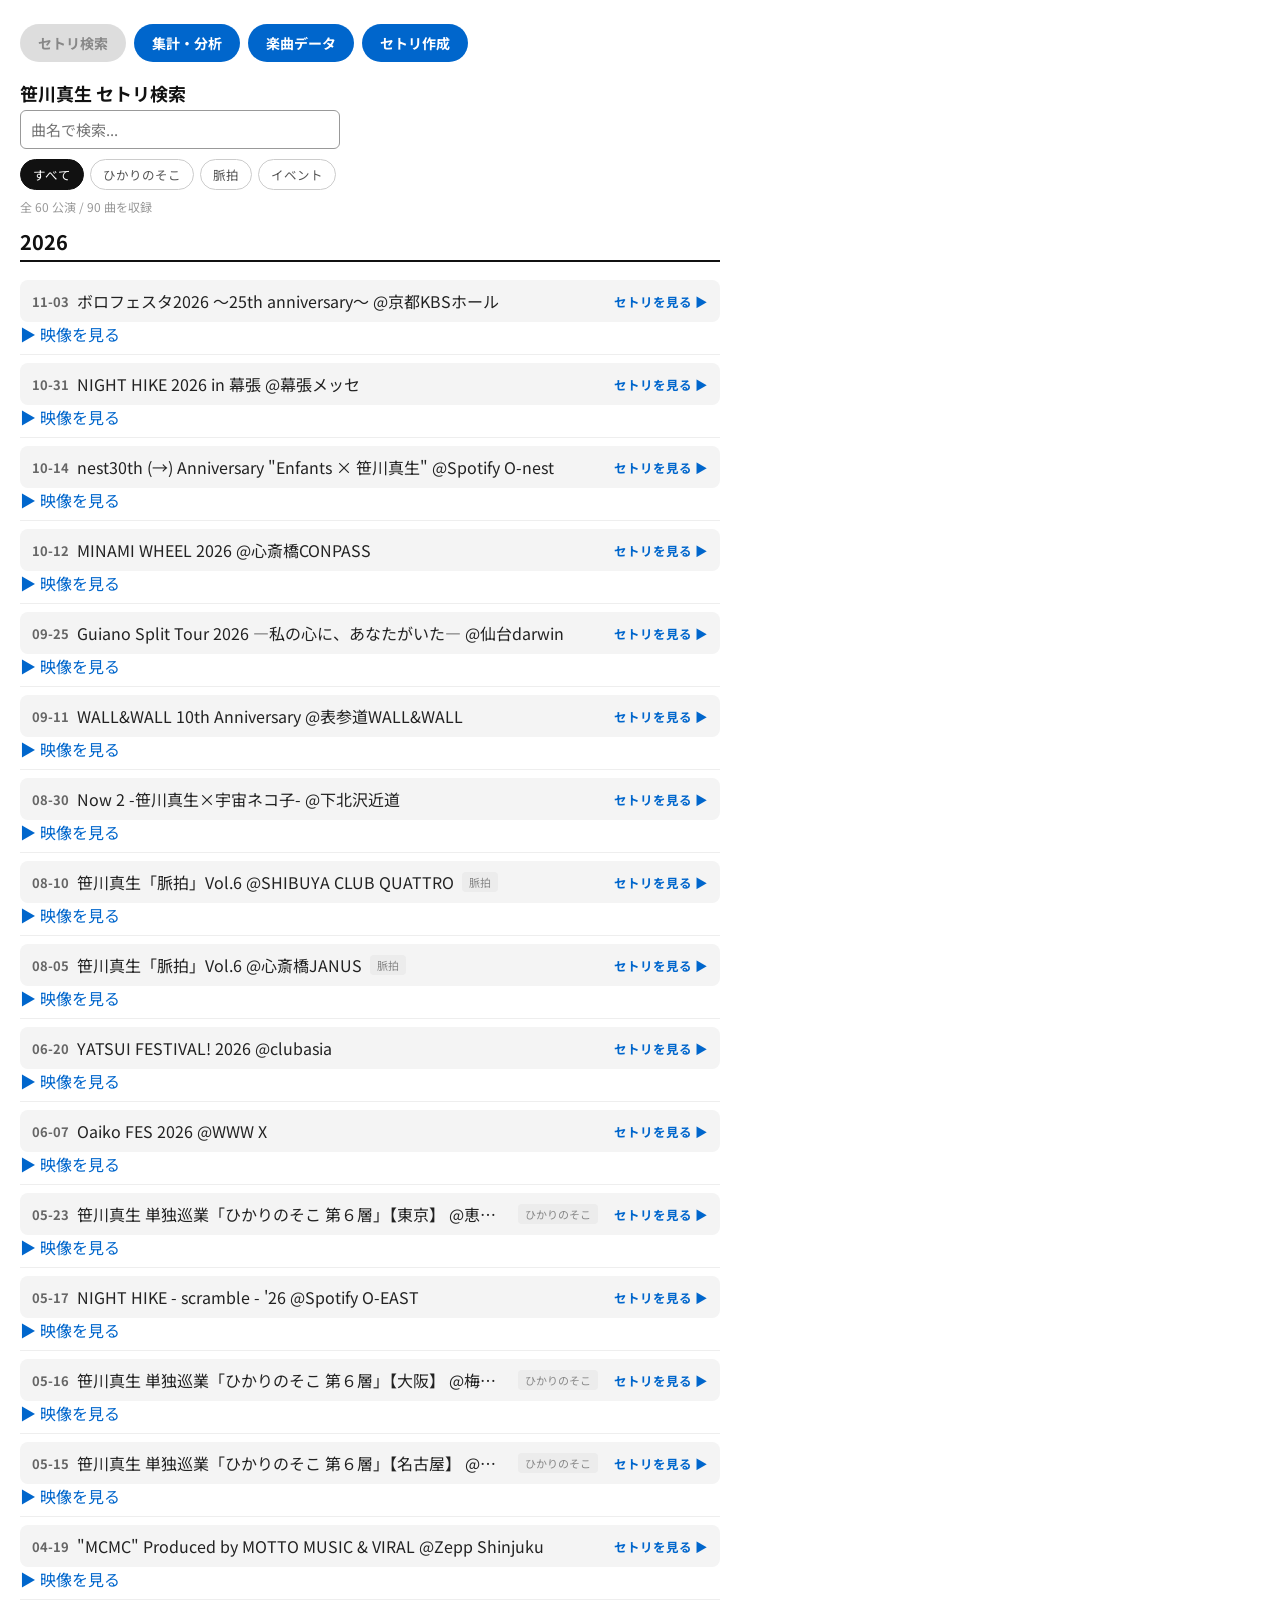
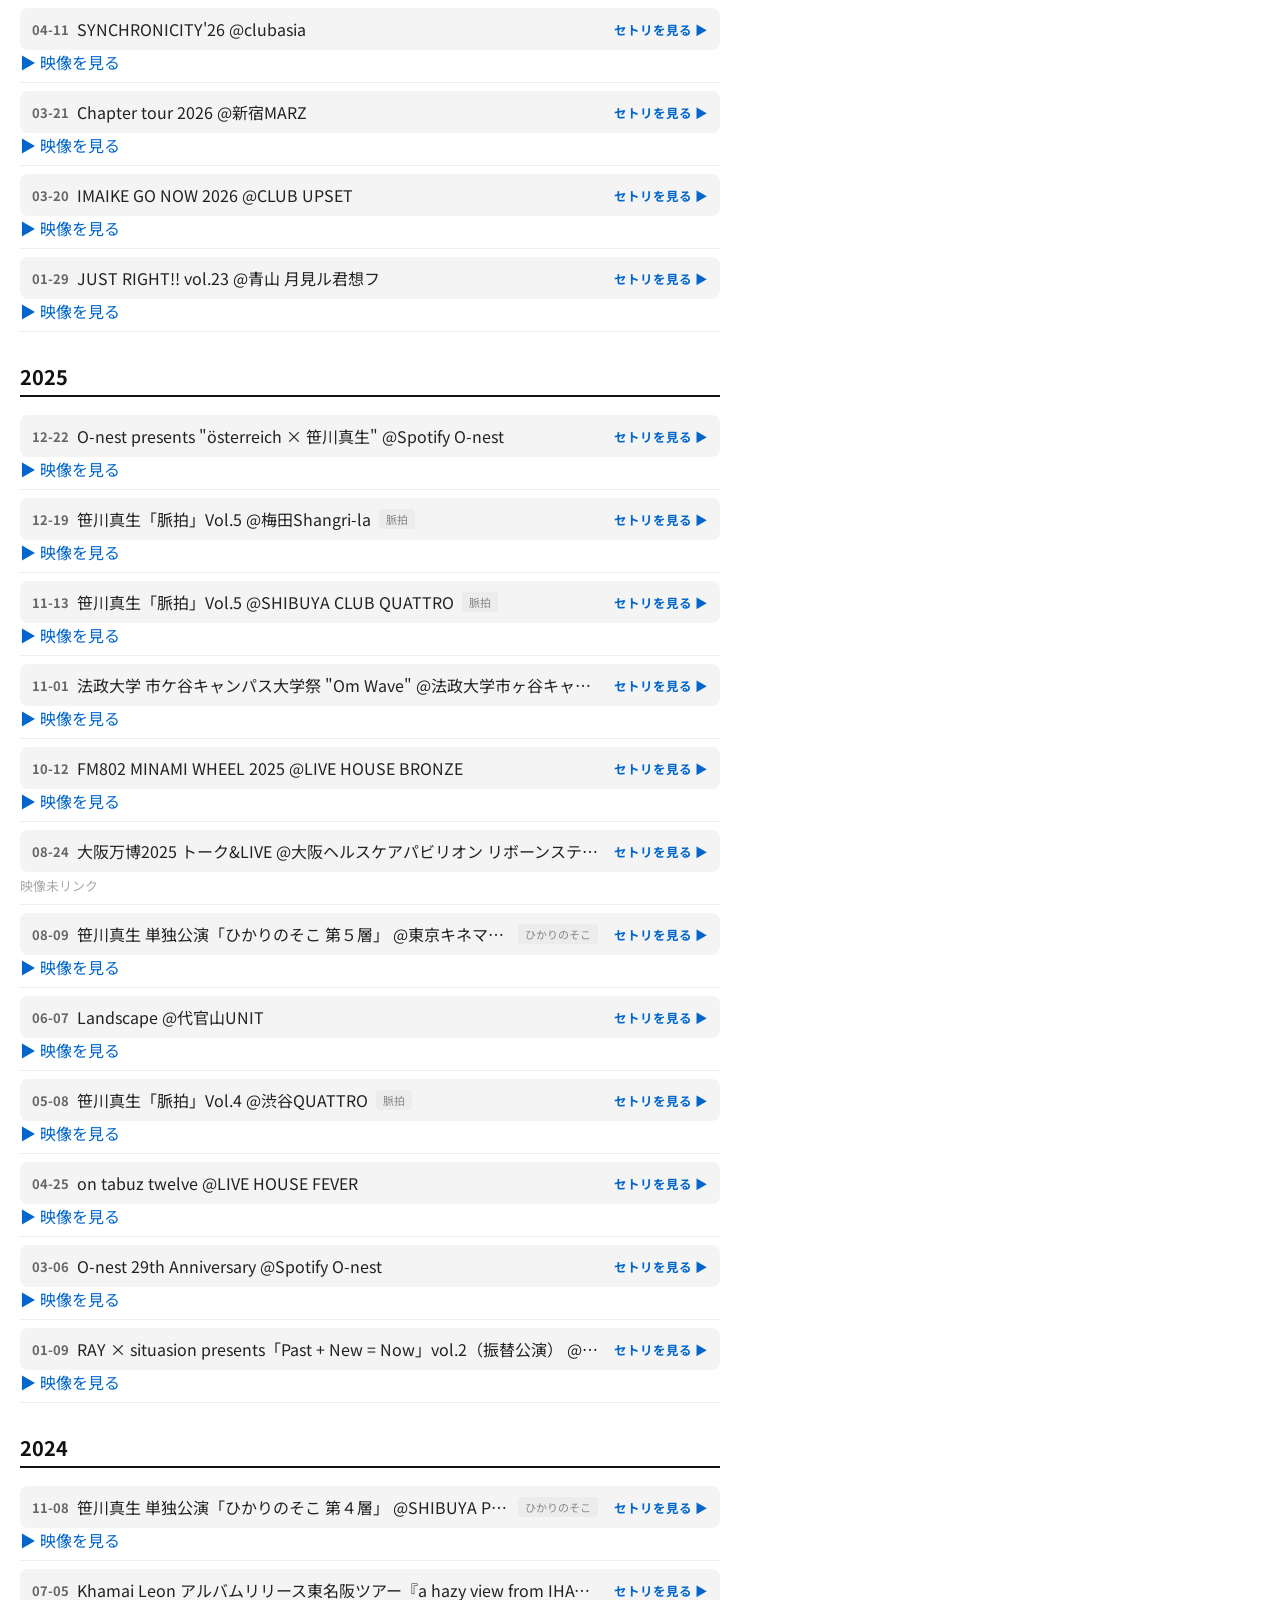
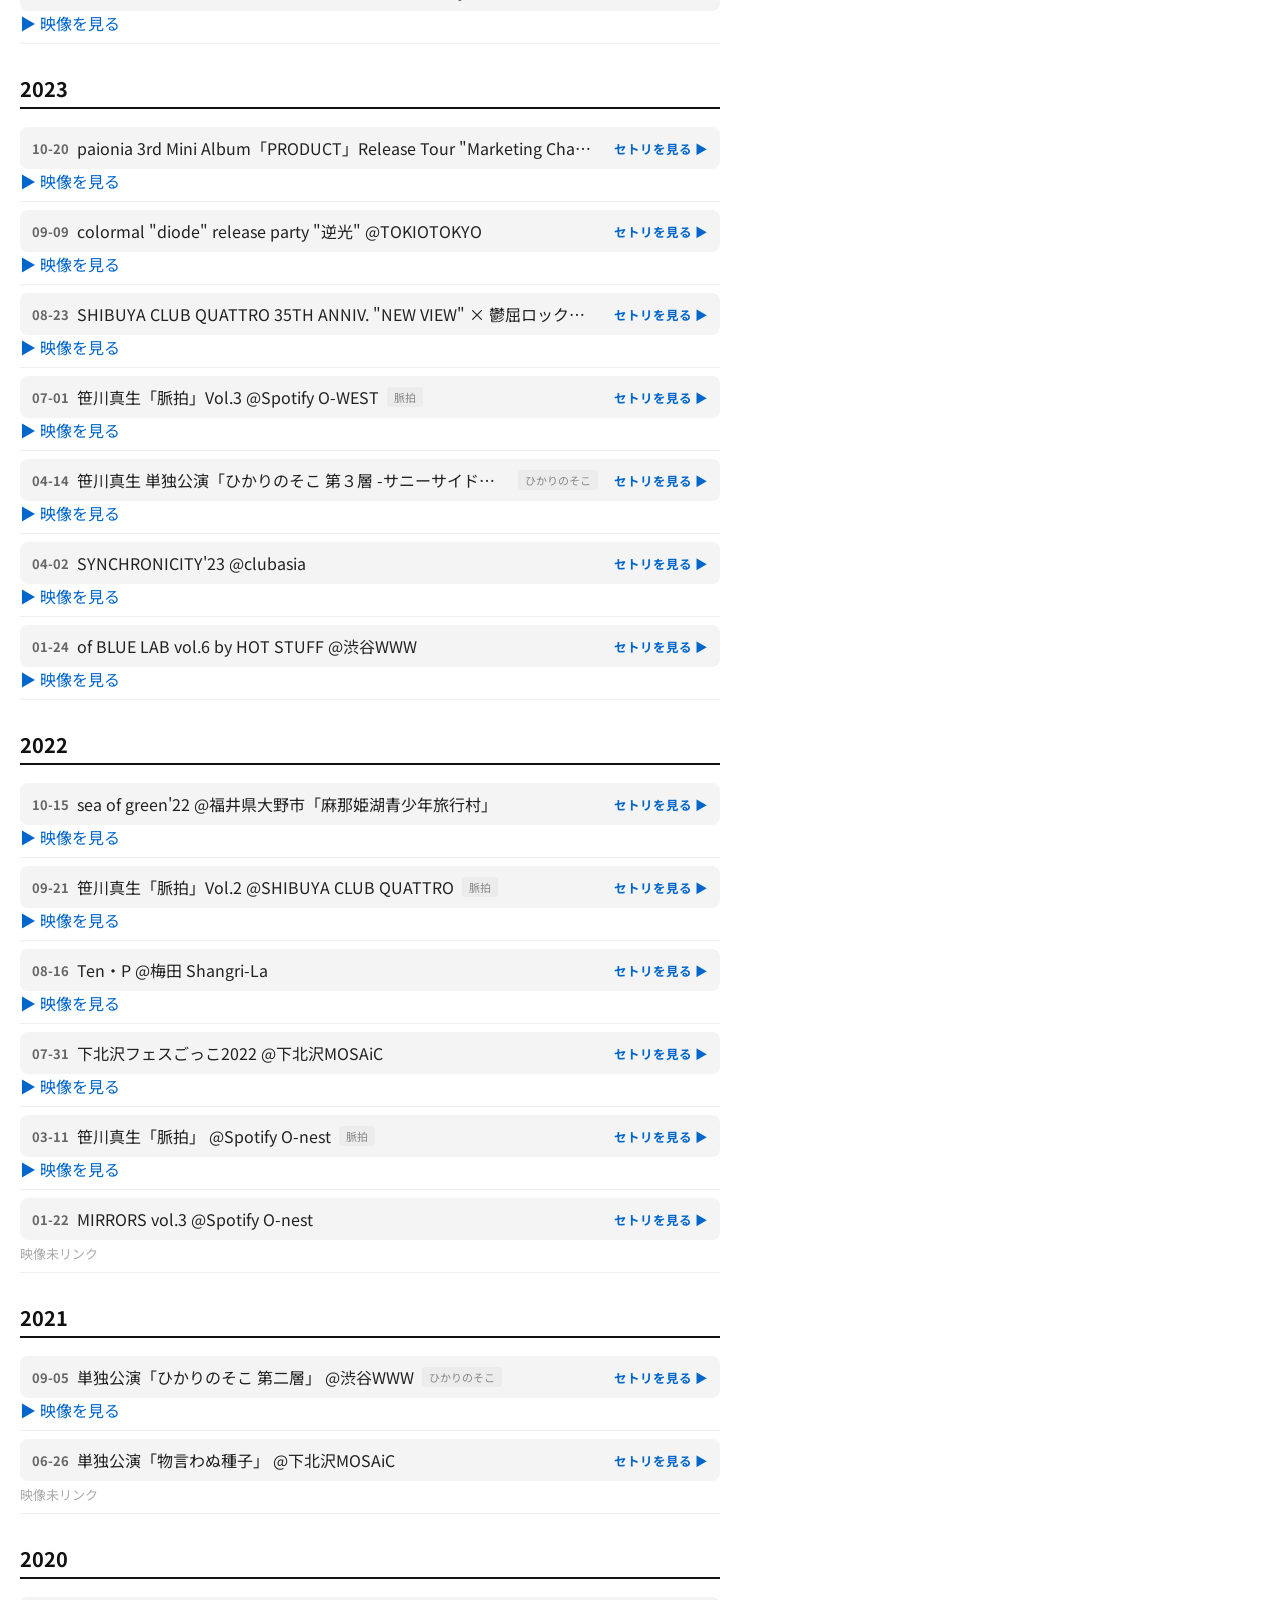
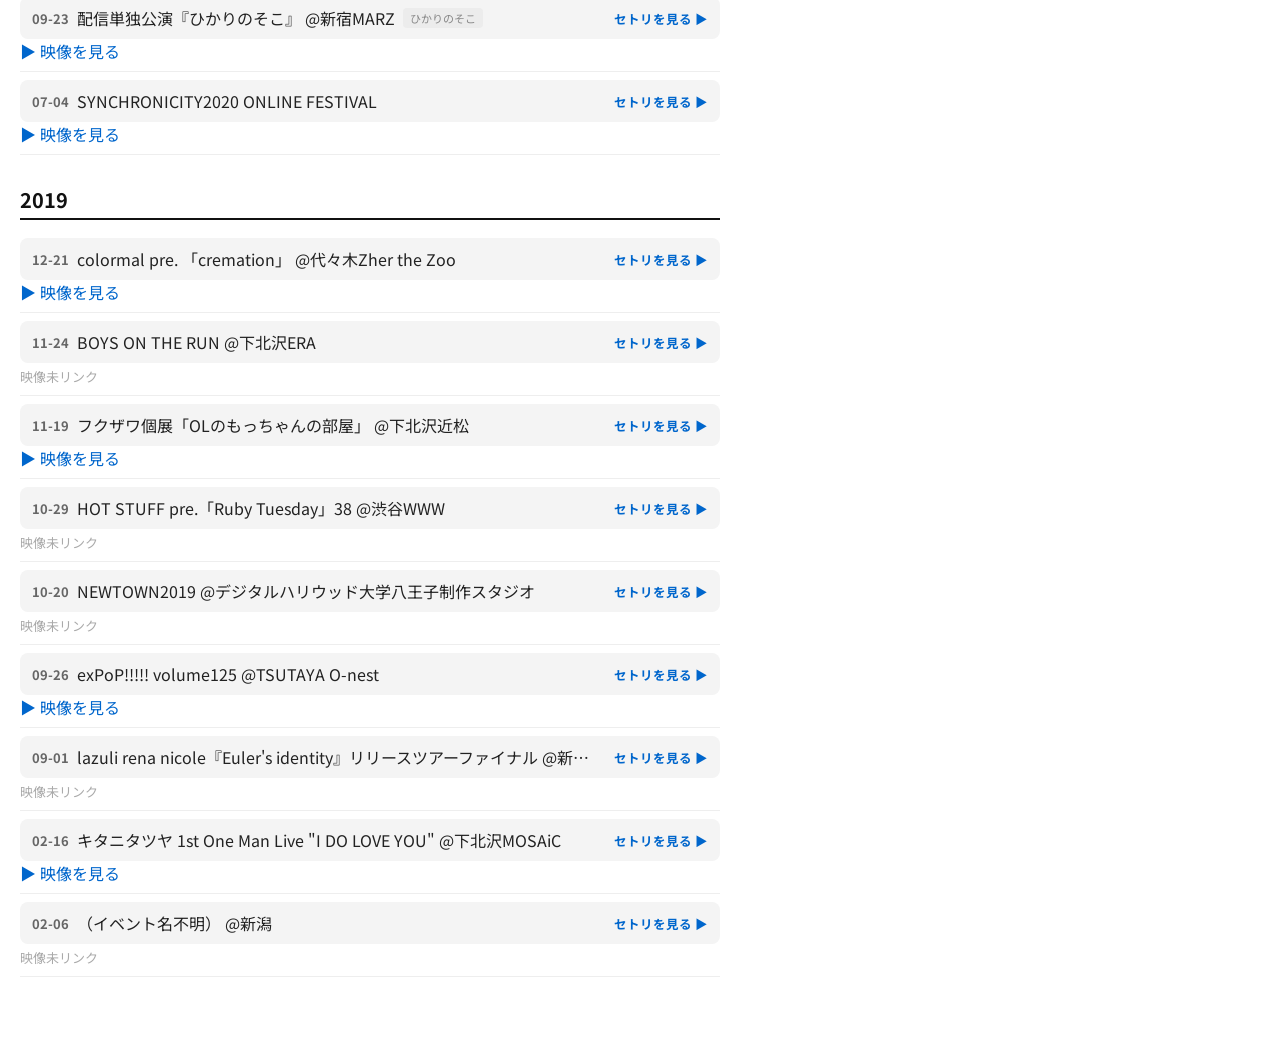
<file: setlist.html>
<!DOCTYPE html>
<html lang="ja">
<head>
  <meta charset="UTF-8">
  <meta name="viewport" content="width=device-width, initial-scale=1">
  <meta name="robots" content="noindex, nofollow">
  <title>笹川真生 セトリ検索</title>

  <link href="https://fonts.googleapis.com/css2?family=Noto+Sans+JP&display=swap" rel="stylesheet">

  <style>
    * { box-sizing: border-box; }

    body {
      font-family: 'Noto Sans JP', sans-serif;
      margin: 0;
      padding: 24px 20px 60px;
      background: #fff;
      color: #111;
    }

    h1 {
      font-size: 18px;
      margin: 0 0 4px;
    }

    #page-nav {
      display: flex;
      flex-wrap: wrap;
      gap: 8px;
      margin-bottom: 18px;
    }

    #page-nav a {
      display: inline-block;
      font-size: 14px;
      font-weight: bold;
      color: #fff;
      background: #06c;
      padding: 9px 18px;
      border-radius: 999px;
      text-decoration: none;
      transition: background 0.15s ease;
    }

    #page-nav a:hover {
      background: #058;
    }

    #page-nav .current {
      display: inline-block;
      font-size: 14px;
      font-weight: bold;
      color: #888;
      background: #ddd;
      padding: 9px 18px;
      border-radius: 999px;
      cursor: default;
      user-select: none;
    }

    #search-box {
      font-family: inherit;
      font-size: 15px;
      padding: 8px 10px;
      width: 320px;
      max-width: 100%;
      border: 1px solid #999;
      border-radius: 6px;
      background: #fff;
      color: #111;
    }

    #tag-filter {
      display: flex;
      flex-wrap: wrap;
      gap: 6px;
      margin-top: 10px;
    }

    .tag-btn {
      font-family: inherit;
      font-size: 12.5px;
      padding: 5px 12px;
      border: 1px solid #ccc;
      border-radius: 999px;
      background: #fff;
      color: #555;
      cursor: pointer;
    }

    .tag-btn:hover {
      background: #f4f4f4;
    }

    .tag-btn.active {
      background: #111;
      border-color: #111;
      color: #fff;
    }

    .tag-badge {
      font-size: 11px;
      color: #888;
      background: #ececec;
      border-radius: 4px;
      padding: 2px 7px;
      flex-shrink: 0;
      white-space: nowrap;
    }

    .result-setlist {
      max-height: 0;
      opacity: 0;
      overflow: hidden;
      margin-top: 0;
      padding-left: 12px;
      border-left: 2px solid #eee;
      transition: max-height 0.35s ease, opacity 0.25s ease, margin-top 0.35s ease;
    }

    .result-row.open .result-setlist {
      max-height: 800px;
      opacity: 1;
      margin-top: 8px;
    }

    .result-setlist ol {
      margin: 0;
      padding-left: 1.4em;
      font-size: 13px;
      color: #444;
      line-height: 1.9;
    }

    .result-setlist mark {
      background: #fff2a8;
      color: #111;
      border-radius: 2px;
      padding: 0 2px;
    }

    #result-list {
      margin-top: 10px;
      padding: 0;
      list-style: none;
      max-width: 700px;
    }

    .year-header {
      font-size: 20px;
      font-weight: bold;
      color: #111;
      margin: 30px 0 10px;
      padding-bottom: 4px;
      border-bottom: 2px solid #111;
    }

    .year-header:first-child {
      margin-top: 0;
    }

    .result-row {
      padding: 8px 0;
      border-bottom: 1px solid #eee;
    }

    .result-date {
      font-weight: bold;
      flex-shrink: 0;
      color: #666;
      font-size: 13px;
    }

    .result-header {
      display: flex;
      align-items: center;
      gap: 8px;
      flex-wrap: nowrap;
      cursor: pointer;
      user-select: none;
      background: #f4f4f4;
      padding: 9px 12px;
      border-radius: 8px;
      transition: background 0.15s ease;
    }

    .result-header:hover {
      background: #eaeaea;
    }

    .result-header:active {
      background: #e0e0e0;
    }

    .result-event {
      color: #222;
      overflow: hidden;
      text-overflow: ellipsis;
      white-space: nowrap;
      min-width: 0;
    }

    .toggle-arrow {
      margin-left: auto;
      color: #06c;
      font-size: 12.5px;
      font-weight: bold;
      white-space: nowrap;
      padding-left: 8px;
      flex-shrink: 0;
    }

    .no-video {
      color: #aaa;
      font-size: 13px;
    }

    .result-row a {
      color: #06c;
      text-decoration: none;
    }

    .result-row a:hover {
      text-decoration: underline;
    }

    #hint {
      color: #999;
      font-size: 12px;
      margin-top: 8px;
    }
  </style>
</head>
<body>

  <div id="page-nav">
    <span class="current" aria-current="page">セトリ検索</span>
    <a href="analysis.html">集計・分析</a>
    <a href="songs.html">楽曲データ</a>
    <a href="setlist-maker.html">セトリ作成</a>
  </div>
  <h1>笹川真生 セトリ検索</h1>
  <input type="text" id="search-box" placeholder="曲名で検索..." autocomplete="off">
  <div id="tag-filter"></div>
  <p id="hint"></p>

  <ul id="result-list"></ul>

  <script src="setlist-data.js"></script>
  <!-- 検索・表示ロジック -->
    <script>
      // 全曲リスト（表記ゆれをまとめたもの）を集計しておく（件数の目安表示用）
      const songSet = new Set();
      performances.forEach(perf => perf.setlist.forEach(rawSong => songSet.add(normalize(rawSong))));

      // 新しい順にソート、開閉状態を追うためのIDを振る
      const sortedPerformances = [...performances].sort((a, b) => b.date.localeCompare(a.date));
      sortedPerformances.forEach((perf, i) => { perf.id = i; });

      const searchBox = document.getElementById("search-box");
      const resultList = document.getElementById("result-list");
      const hint = document.getElementById("hint");
      const tagFilterBox = document.getElementById("tag-filter");

      // 同時に開けるアコーディオンは1公演だけ
      let openId = null;
      let activeTag = "すべて";

      TAGS.forEach(tag => {
        const btn = document.createElement("button");
        btn.type = "button";
        btn.className = "tag-btn" + (tag === activeTag ? " active" : "");
        btn.textContent = tag;
        btn.addEventListener("click", () => {
          activeTag = tag;
          tagFilterBox.querySelectorAll(".tag-btn").forEach(b => b.classList.toggle("active", b.textContent === tag));
          openId = null;
          render(searchBox.value);
        });
        tagFilterBox.appendChild(btn);
      });

      function escapeHtml(str) {
        return str.replace(/[&<>"']/g, c => ({ "&": "&amp;", "<": "&lt;", ">": "&gt;", '"': "&quot;", "'": "&#39;" }[c]));
      }

      function highlight(rawSong, q) {
        const safe = escapeHtml(rawSong);
        if (!q) return safe;
        const idx = safe.toLowerCase().indexOf(q.toLowerCase());
        if (idx === -1) return safe;
        return safe.slice(0, idx) + "<mark>" + safe.slice(idx, idx + q.length) + "</mark>" + safe.slice(idx + q.length);
      }

      function render(query) {
        const q = query.trim();
        const qLower = q.toLowerCase();

        const bySong = q === ""
          ? sortedPerformances
          : sortedPerformances.filter(perf =>
              perf.setlist.some(rawSong =>
                rawSong.toLowerCase().includes(qLower) || normalize(rawSong).toLowerCase().includes(qLower)
              )
            );

        const filtered = activeTag === "すべて"
          ? bySong
          : bySong.filter(perf => getTag(perf) === activeTag);

        hint.textContent = q === "" && activeTag === "すべて"
          ? `全 ${sortedPerformances.length} 公演 / ${songSet.size} 曲を収録`
          : `${filtered.length} 件ヒット（全 ${sortedPerformances.length} 公演中）`;

        resultList.innerHTML = "";

        const OPEN_LABEL = "セトリを見る ▶";
        const CLOSE_LABEL = "セトリを閉じる ▼";

        let lastYear = null;

        filtered.forEach(perf => {
          const year = perf.date.slice(0, 4);
          const monthDay = perf.date.slice(5);

          if (year !== lastYear) {
            const yearHeader = document.createElement("li");
            yearHeader.className = "year-header";
            yearHeader.textContent = year;
            resultList.appendChild(yearHeader);
            lastYear = year;
          }

          const li = document.createElement("li");
          const isOpen = perf.id === openId;
          li.className = "result-row" + (isOpen ? " open" : "");

          const venueText = perf.venue ? ` @${perf.venue}` : "";
          const fullTitle = escapeHtml(`${perf.event}${venueText}`);
          const tag = getTag(perf);
          const tagBadgeHtml = tag !== "イベント" ? `<span class="tag-badge">${tag}</span>` : "";

          let videoHtml;
          if (perf.video) {
            videoHtml = `<a href="${perf.video}" target="_blank">▶ 映像を見る</a>`;
          } else {
            videoHtml = `<span class="no-video">映像未リンク</span>`;
          }

          const setlistHtml = perf.setlist
            .map(rawSong => `<li>${highlight(rawSong, q)}</li>`)
            .join("");

          li.innerHTML = `
            <div class="result-header">
              <span class="result-date">${monthDay}</span>
              <span class="result-event" title="${fullTitle}">${fullTitle}</span>
              ${tagBadgeHtml}
              <span class="toggle-arrow">${isOpen ? CLOSE_LABEL : OPEN_LABEL}</span>
            </div>
            ${videoHtml}
            <div class="result-setlist"><ol>${setlistHtml}</ol></div>
          `;

          li.querySelector(".result-header").addEventListener("click", () => {
            const willOpen = !li.classList.contains("open");

            resultList.querySelectorAll(".result-row.open").forEach(openLi => {
              if (openLi !== li) {
                openLi.classList.remove("open");
                const otherArrow = openLi.querySelector(".toggle-arrow");
                if (otherArrow) otherArrow.textContent = OPEN_LABEL;
              }
            });

            li.classList.toggle("open", willOpen);
            li.querySelector(".toggle-arrow").textContent = willOpen ? CLOSE_LABEL : OPEN_LABEL;
            openId = willOpen ? perf.id : null;
          });

          resultList.appendChild(li);
        });
      }

      searchBox.addEventListener("input", () => {
        openId = null;
        render(searchBox.value);
      });
      render("");
    </script>

</body>
</html>
</file>
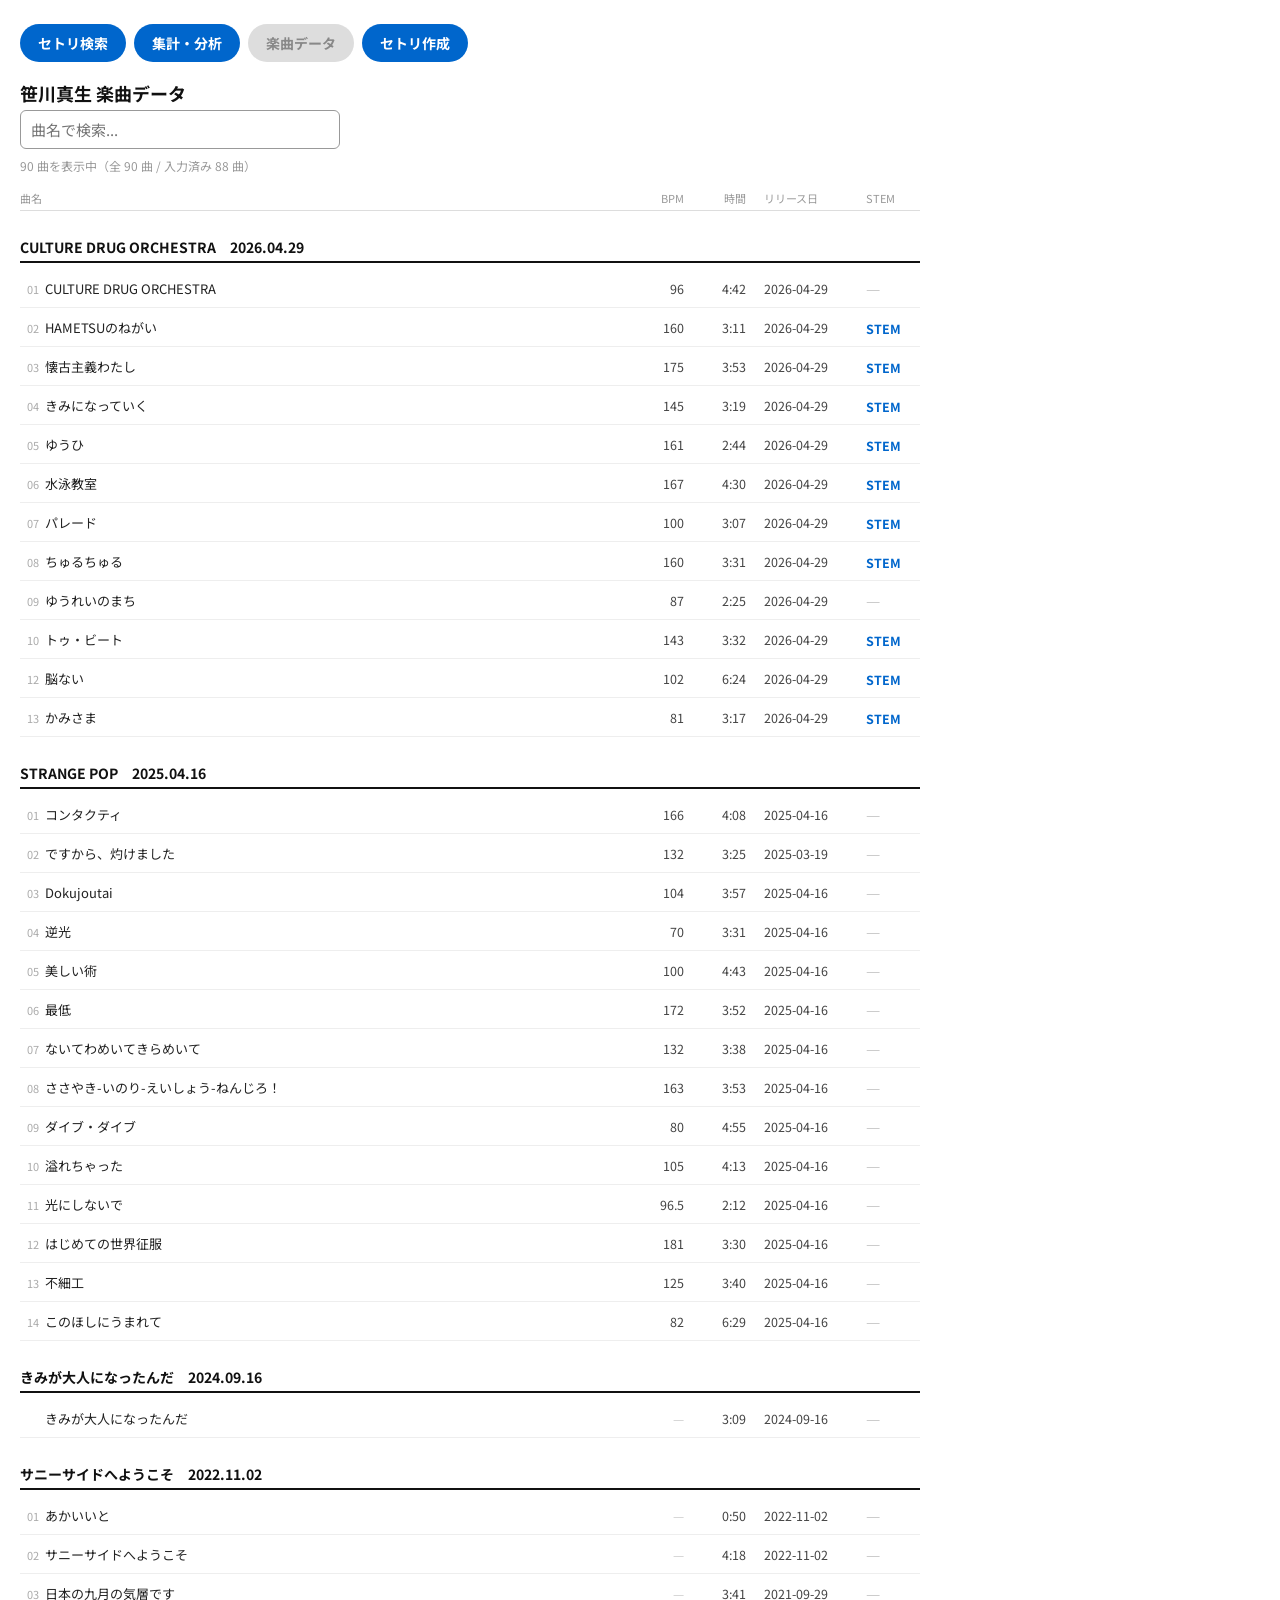
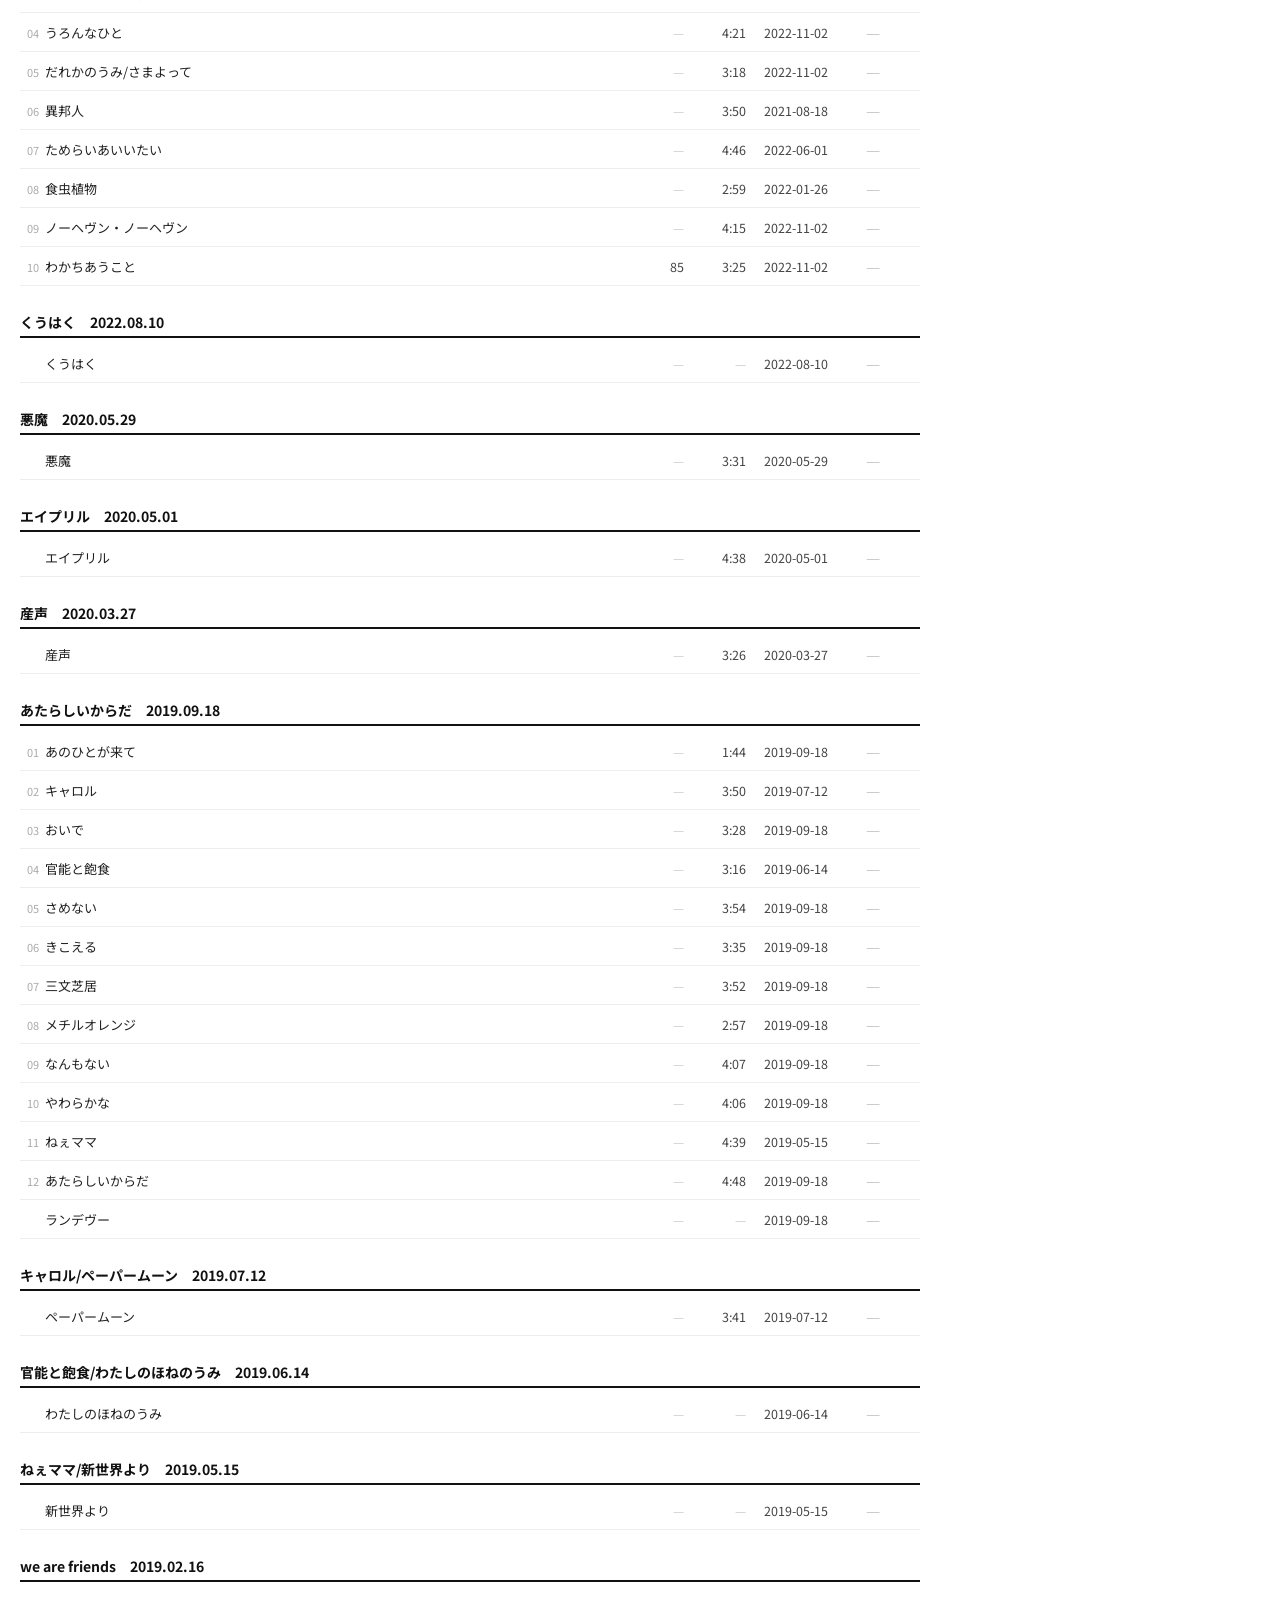
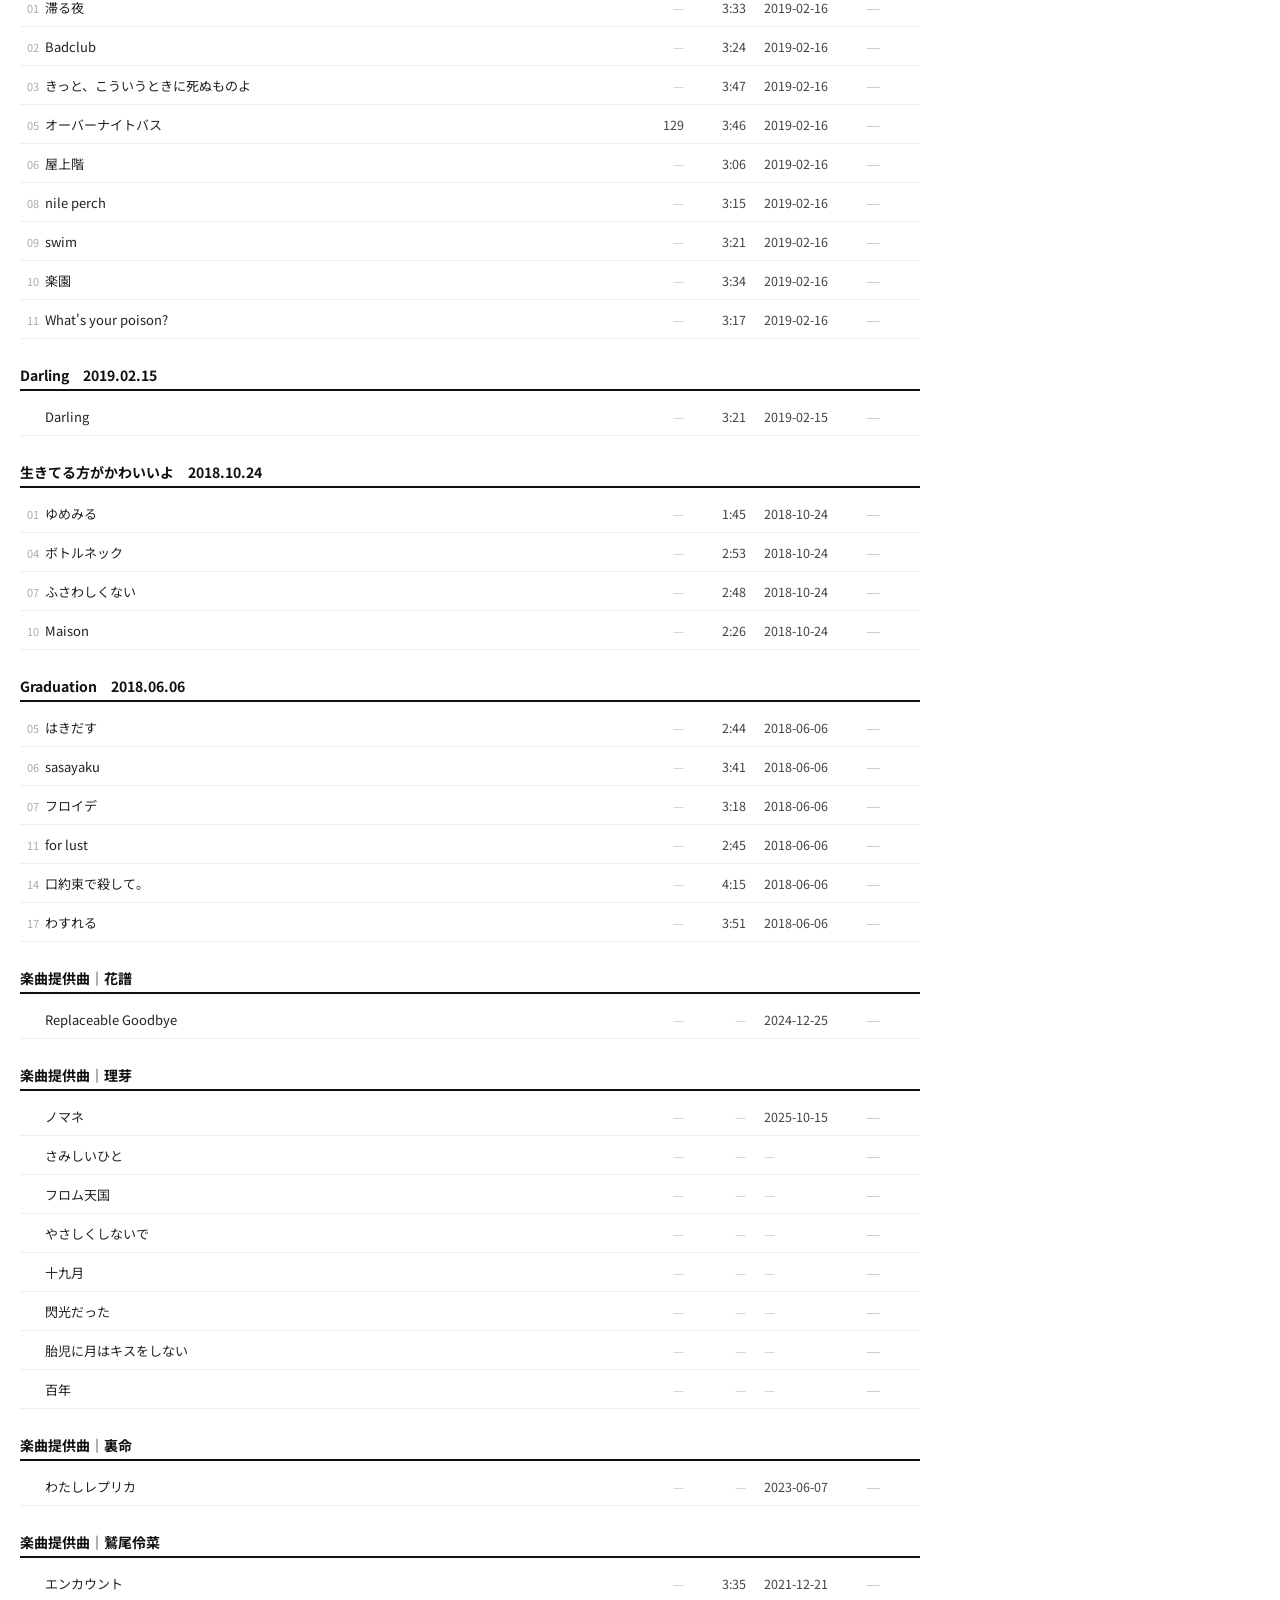
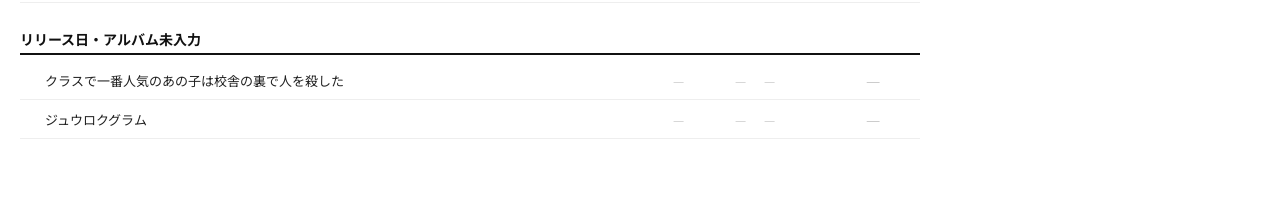
<file: songs.html>
<!DOCTYPE html>
<html lang="ja">
<head>
  <meta charset="UTF-8">
  <meta name="viewport" content="width=device-width, initial-scale=1">
  <meta name="robots" content="noindex, nofollow">
  <title>笹川真生 楽曲データ</title>

  <link href="https://fonts.googleapis.com/css2?family=Noto+Sans+JP&display=swap" rel="stylesheet">

  <style>
    * { box-sizing: border-box; }

    body {
      font-family: 'Noto Sans JP', sans-serif;
      margin: 0;
      padding: 24px 20px 60px;
      background: #fff;
      color: #111;
    }

    h1 {
      font-size: 18px;
      margin: 0 0 4px;
    }

    #page-nav {
      display: flex;
      flex-wrap: wrap;
      gap: 8px;
      margin-bottom: 18px;
    }

    #page-nav a {
      display: inline-block;
      font-size: 14px;
      font-weight: bold;
      color: #fff;
      background: #06c;
      padding: 9px 18px;
      border-radius: 999px;
      text-decoration: none;
      transition: background 0.15s ease;
    }

    #page-nav a:hover {
      background: #058;
    }

    #page-nav .current {
      display: inline-block;
      font-size: 14px;
      font-weight: bold;
      color: #888;
      background: #ddd;
      padding: 9px 18px;
      border-radius: 999px;
      cursor: default;
      user-select: none;
    }

    #search-box {
      font-family: inherit;
      font-size: 15px;
      padding: 8px 10px;
      width: 320px;
      max-width: 100%;
      border: 1px solid #999;
      border-radius: 6px;
      background: #fff;
      color: #111;
    }

    #hint {
      color: #999;
      font-size: 12px;
      margin: 8px 0 0;
    }

    #song-table {
      --cols: minmax(0, 1fr) 52px 52px 92px 54px;
      max-width: 900px;
      margin-top: 12px;
    }

    .list-header,
    .row-main {
      display: grid;
      grid-template-columns: var(--cols);
      column-gap: 10px;
      align-items: center;
    }

    .list-header {
      padding: 4px 0;
      border-bottom: 1px solid #ddd;
      font-size: 11px;
      color: #999;
    }

    .list-header .h-num,
    .row-main .c-bpm,
    .row-main .c-len {
      text-align: right;
      padding-right: 8px;
    }

    #song-list {
      margin: 0;
      padding: 0;
      list-style: none;
    }

    .song-row {
      padding: 7px 0;
      border-bottom: 1px solid #eee;
    }

    .song-row.group-start { margin-top: 12px; }

    .section-header {
      margin: 26px 0 6px;
      padding-bottom: 4px;
      border-bottom: 2px solid #111;
      font-size: 14px;
      font-weight: bold;
    }

    .c-name {
      display: flex;
      align-items: baseline;
      gap: 6px;
      min-width: 0;
    }

    .trk {
      flex: 0 0 1.7em;
      text-align: right;
      color: #aaa;
      font-size: 11px;
      font-variant-numeric: tabular-nums;
    }

    .nm {
      min-width: 0;
      overflow: hidden;
      text-overflow: ellipsis;
      white-space: nowrap;
      font-size: 13px;
      color: #222;
    }

    .meta { display: contents; }

    .c-bpm,
    .c-len,
    .c-rel {
      font-size: 12.5px;
      color: #444;
      font-variant-numeric: tabular-nums;
      white-space: nowrap;
    }

    .c-album {
      min-width: 0;
      overflow: hidden;
      text-overflow: ellipsis;
      white-space: nowrap;
      font-size: 12.5px;
      color: #444;
    }

    .is-empty { color: #ccc !important; }

    .stem-link {
      color: #06c;
      font-weight: bold;
      font-size: 12.5px;
      text-decoration: none;
    }

    .stem-link:hover { text-decoration: underline; }

    @media (max-width: 639px) {
      .list-header { display: none; }

      .row-main {
        grid-template-columns: minmax(0, 1fr);
        row-gap: 5px;
      }

      .meta {
        display: flex;
        flex-wrap: wrap;
        gap: 2px 14px;
        padding-left: calc(1.7em + 6px);
      }

      .meta > span.is-empty { display: none; }

      .meta > span::before {
        content: attr(data-label) " ";
        font-size: 11px;
        color: #aaa;
      }

      .meta > span[data-label=""]::before { content: none; }

      .c-bpm, .c-len { text-align: left; padding-right: 0; }
    }
  </style>
</head>
<body>

  <div id="page-nav">
    <a href="setlist.html">セトリ検索</a>
    <a href="analysis.html">集計・分析</a>
    <span class="current" aria-current="page">楽曲データ</span>
    <a href="setlist-maker.html">セトリ作成</a>
  </div>
  <h1>笹川真生 楽曲データ</h1>

  <input type="text" id="search-box" placeholder="曲名で検索..." autocomplete="off">
  <p id="hint"></p>

  <div id="song-table">
    <div class="list-header">
      <span>曲名</span>
      <span class="h-num">BPM</span>
      <span class="h-num">時間</span>
      <span>リリース日</span>
      <span>STEM</span>
    </div>
    <ul id="song-list"></ul>
  </div>

  <script src="setlist-data.js"></script>
  <script src="song-meta.js"></script>
  <script>
    const EMPTY_META = { bpm: "", length: "", release: "", album: "", track: "", stem: "", provided: "", alt: [] };

    const searchBox = document.getElementById("search-box");
    const hint = document.getElementById("hint");
    const songList = document.getElementById("song-list");

    // 今までやった全曲（表記ゆれを正規化）と演奏回数
    const plays = new Map();
    performances.forEach(perf => perf.setlist.forEach(raw => {
      const song = normalize(raw);
      plays.set(song, (plays.get(song) || 0) + 1);
    }));
    const allSongs = Array.from(plays.keys());

    function getMeta(song) {
      return Object.assign({}, EMPTY_META, songMeta[song]);
    }

    function hasAnyMeta(m) {
      return Object.values(m).some(v => String(v) !== "");
    }

    function isHttpUrl(str) {
      return /^https?:\/\/\S+$/i.test(str);
    }

    function escapeHtml(str) {
      return String(str).replace(/[&<>"']/g, c => ({ "&": "&amp;", "<": "&lt;", ">": "&gt;", '"': "&quot;", "'": "&#39;" }[c]));
    }

    // リリース日の新しい順 → 同じアルバムは曲順どおりにまとめる。
    // 楽曲提供曲は提供先ごとにまとめて、その後ろ。未入力の曲は最後。
    function orderSongs(songs) {
      const groups = new Map();
      const provided = new Map();
      const unset = [];

      songs.forEach(song => {
        const m = getMeta(song);
        if (m.provided) {
          if (!provided.has(m.provided)) provided.set(m.provided, []);
          provided.get(m.provided).push(song);
          return;
        }
        if (!m.release && !m.album) { unset.push(song); return; }
        const key = m.album ? "a:" + m.album : "s:" + song;
        if (!groups.has(key)) groups.set(key, { key, release: "", album: m.album, songs: [] });
        const g = groups.get(key);
        if (m.release > g.release) g.release = m.release;
        g.songs.push(song);
      });

      const trackOf = s => Number(getMeta(s).track) || Infinity;
      const sortedGroups = Array.from(groups.values()).sort((a, b) =>
        b.release.localeCompare(a.release) || a.album.localeCompare(b.album, "ja"));

      // アルバムごとに見出しを付ける。アルバム未設定の曲は1つにまとめてアルバムの後ろへ。
      const out = [];
      const albumless = [];
      sortedGroups.forEach(g => {
        if (!g.album) { albumless.push(...g.songs); return; }
        g.songs.sort((a, b) => trackOf(a) - trackOf(b) || a.localeCompare(b, "ja"));
        g.songs.forEach((song, i) => out.push({ song, header: i === 0 ? g.album + (g.release ? "　" + g.release.replace(/-/g, ".") : "") : "" }));
      });
      albumless.sort((a, b) => getMeta(b).release.localeCompare(getMeta(a).release) || a.localeCompare(b, "ja"));
      albumless.forEach((song, i) => out.push({ song, header: i === 0 ? "アルバム未設定" : "" }));

      Array.from(provided.keys()).sort((a, b) => a.localeCompare(b, "ja")).forEach(artist => {
        const list = provided.get(artist);
        list.sort((a, b) => getMeta(b).release.localeCompare(getMeta(a).release) || a.localeCompare(b, "ja"));
        list.forEach((song, i) => out.push({ song, header: i === 0 ? "楽曲提供曲｜" + artist : "" }));
      });

      unset.sort((a, b) => plays.get(b) - plays.get(a) || a.localeCompare(b, "ja"));
      unset.forEach((song, i) => out.push({ song, header: i === 0 ? "リリース日・アルバム未入力" : "" }));
      return out;
    }

    function cell(cls, label, html) {
      return `<span class="${cls}${html ? "" : " is-empty"}" data-label="${label}">${html || "—"}</span>`;
    }

    function render() {
      const q = searchBox.value.trim().toLowerCase();
      const all = orderSongs(allSongs);
      const ordered = all.filter(item => q === "" || item.song.toLowerCase().includes(q));

      const filled = allSongs.filter(s => hasAnyMeta(getMeta(s))).length;
      hint.textContent = `${ordered.length} 曲を表示中（全 ${allSongs.length} 曲 / 入力済み ${filled} 曲）`;

      songList.innerHTML = "";

      let section = "", shown = "";
      all.forEach(item => {
        const song = item.song;
        const m = getMeta(song);

        if (item.header) section = item.header;
        if (q !== "" && !song.toLowerCase().includes(q)) return;
        if (section && section !== shown) {
          const header = document.createElement("li");
          header.className = "section-header";
          header.textContent = section;
          songList.appendChild(header);
          shown = section;
        }

        const li = document.createElement("li");
        li.className = "song-row" + (item.groupStart ? " group-start" : "");

        const stemHtml = isHttpUrl(m.stem)
          ? `<a class="stem-link" href="${escapeHtml(m.stem)}" target="_blank" rel="noopener noreferrer">STEM</a>`
          : "";
        const trackText = m.track !== "" ? String(m.track).padStart(2, "0") : "";

        li.innerHTML = `
          <div class="row-main">
            <span class="c-name"><span class="trk">${trackText}</span><span class="nm" title="${escapeHtml(song)}">${escapeHtml(song)}</span></span>
            <div class="meta">
              ${cell("c-bpm", "BPM", m.bpm !== "" ? escapeHtml(m.bpm) : "")}
              ${cell("c-len", "時間", escapeHtml(m.length))}
              ${cell("c-rel", "リリース", escapeHtml(m.release))}
              ${cell("c-stem", "", stemHtml)}
            </div>
          </div>
        `;

        songList.appendChild(li);
      });
    }

    searchBox.addEventListener("input", render);
    render();
  </script>

</body>
</html>
</file>
<file: style.css>
body {
      font-family: 'IBM Plex Sans', 'Noto Sans JP', sans-serif;
      margin: 0;
      padding: 20px;
      background-color: #fff; /* 白背景 */
      color: #000;           /* 黒文字 */
    }

    .container {
      position: relative;
      width: 100%;
      height: 100%;
    }

     /* 背景画像（文字の背面） */
    .background {
      position: absolute;
      top: 0;
      left: 0;
      width: 100%;
      height: 100%;
      object-fit: cover;
      z-index: 0; /* 文字より下 */
    }

     /* ランダム文字タイトル */
    h1 , h2  {
      position: relative;
      display: inline-block;
      top: 80px;
      left: 60px;
      font-size: 15px;
      line-height: 1.2;
      margin-bottom: 40px;
      cursor: pointer;
      z-index: 2; /* 背景画像より上に表示 */
      color: #000; /* 黒文字 */
    }

    h1 span, h2 span {
      position: absolute;
      display: inline-block;
    }

    #title-wrapper {
  margin-left: 80px; /* ←ここを好きに調整 */
}

#honbun {
        position: relative;
  margin-top: 220px;
  z-index: 2; /* 背景画像より上に表示 */
}

   ul {
      list-style: none;
      padding: 0;
    }

    a {
      text-decoration: none;
      color: #000;
    }

.sidebar {
  position: fixed;        /* スクロールしても固定 */
  right: 20px;            /* 右端からの距離 */
  bottom: 20px;           /* 下からの距離 → 右下固定 */

  text-align: right;      /* 文字を右端に寄せる */

  background: rgba(255, 255, 255, 0.7); /* 任意：うっすら白 */
  padding: 15px;
  border-radius: 10px;
  backdrop-filter: blur(5px);
  z-index: 9999;
}

/* 各ページの背景画像（画面に固定、文字の背面） */
.page-bg {
  position: fixed;
  inset: 0;
  width: 100%;
  height: 100%;
  object-fit: cover;
  z-index: -1;
  pointer-events: none;
}
</file>
